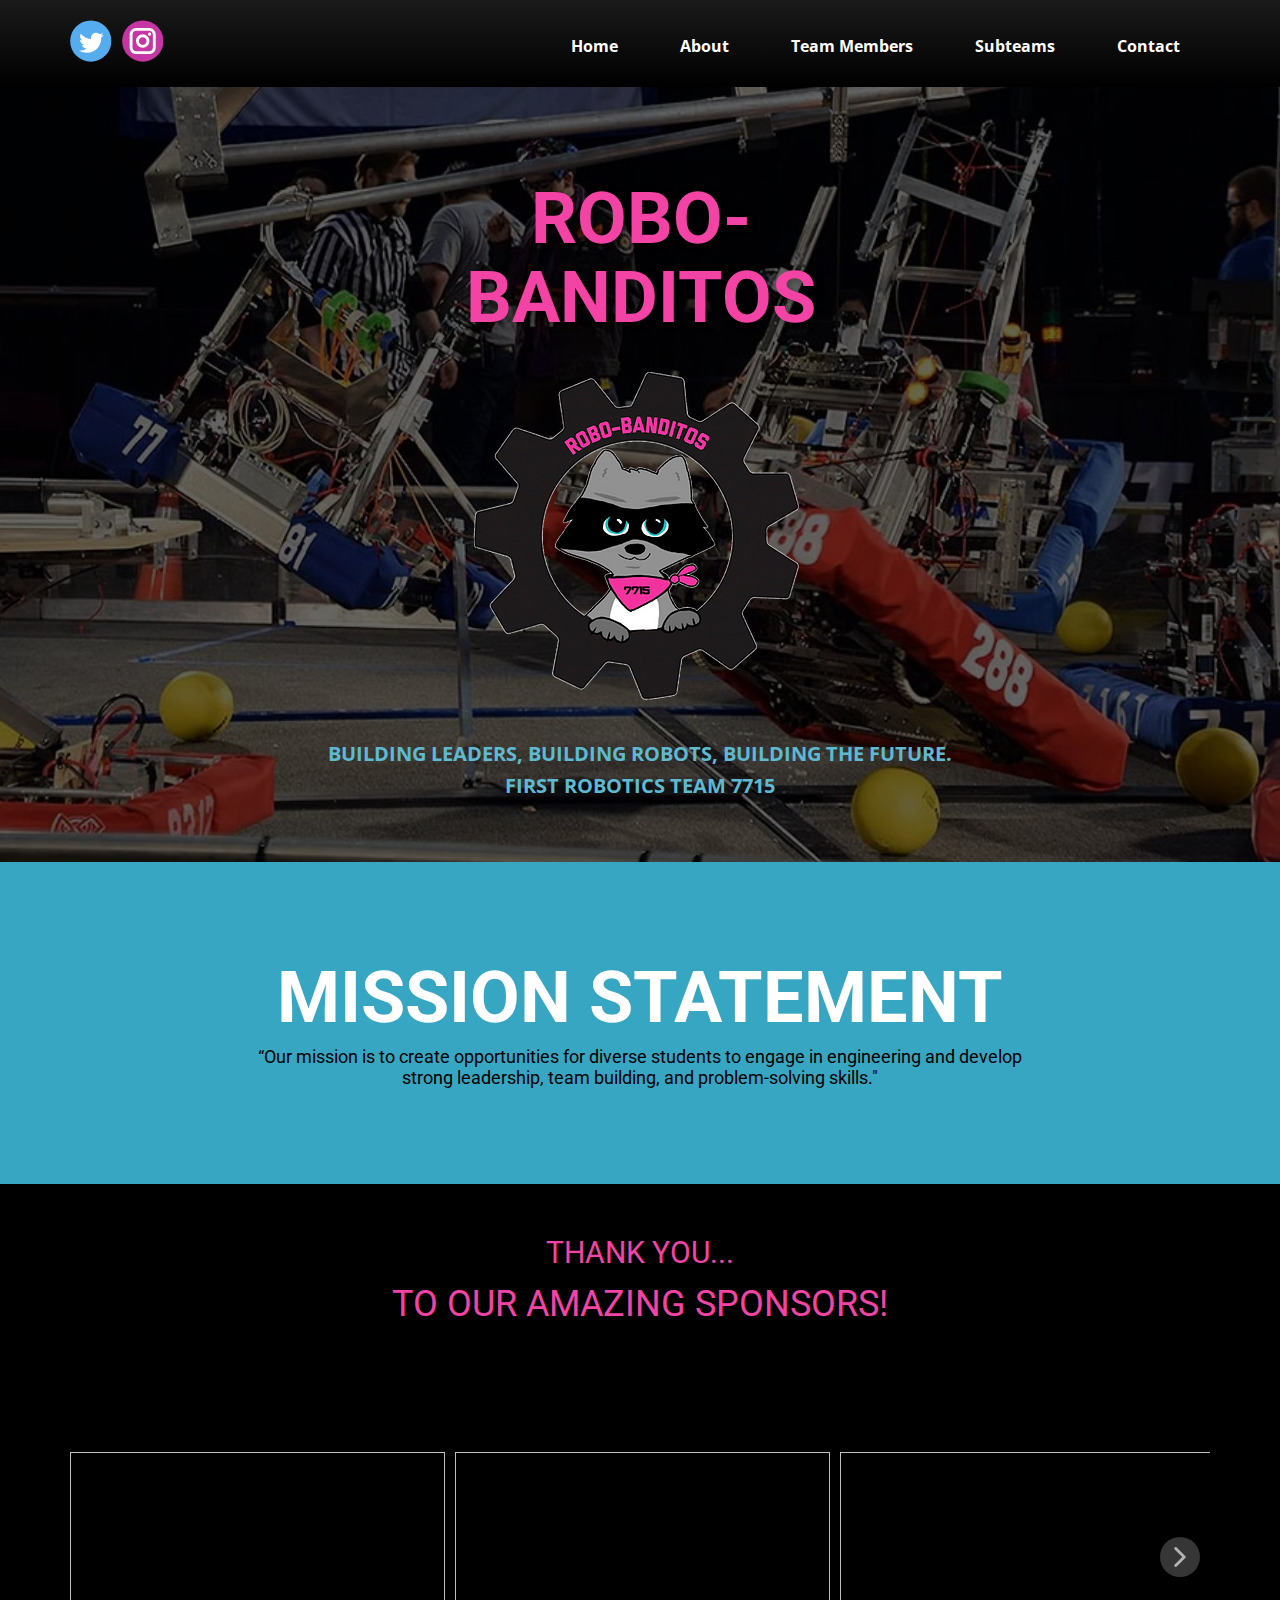
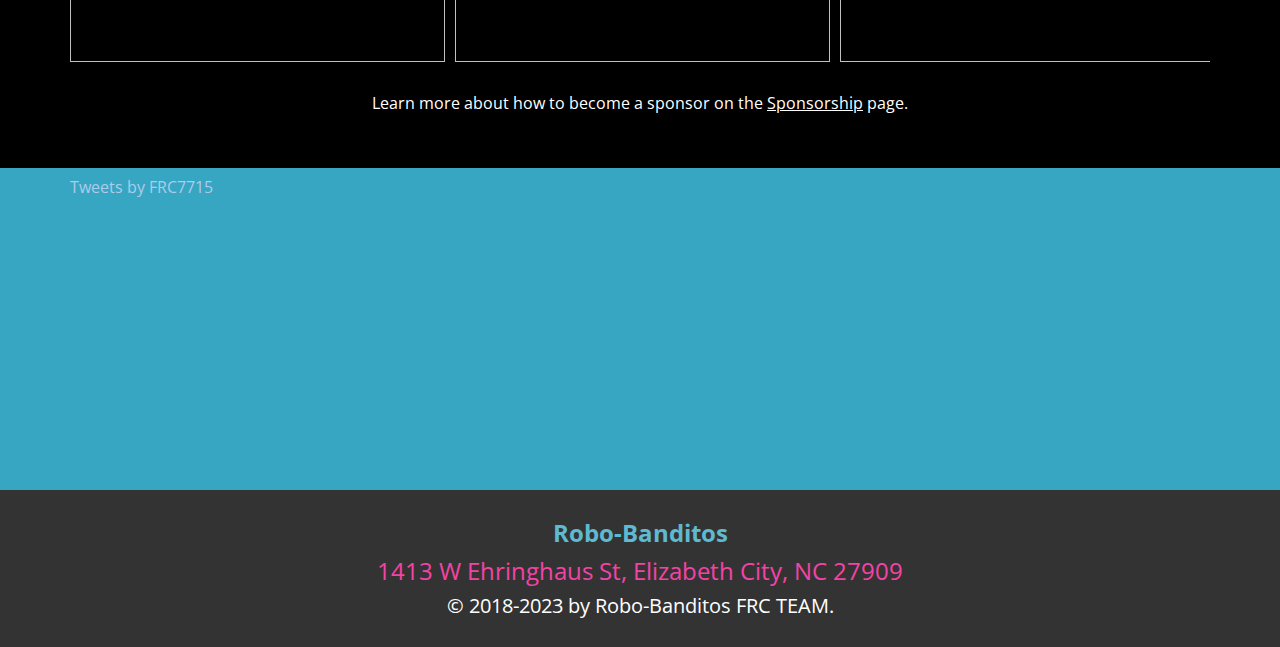
<file: index.html>
<!DOCTYPE html>
<html style="font-size: 16px;" lang="en-US"><head>
    <meta name="viewport" content="width=device-width, initial-scale=1.0">
    <meta charset="utf-8">
    <meta name="keywords" content="​ROBO-BANDITOS, ​MISSION STATEMENT, ​TO OUR AMAZING SPONSORS!">
    <meta name="description" content="This is the offical website for the FRC team 7715">
    <meta name="page_type" content="np-template-header-footer-from-plugin">
    <meta property="og:title" content="Robo-Banditos 7715">
    <meta property="og:image" content="images/pic1.png">
    <title>Robo-Banditos 7715: Home</title>
    <link rel="stylesheet" href="nicepage.css" media="screen">
<link rel="stylesheet" href="Home.css" media="screen">
    <script class="u-script" type="text/javascript" src="jquery.js" defer=""></script>
    <script class="u-script" type="text/javascript" src="nicepage.js" defer=""></script>
    <link rel="icon" href="images/favicon.webp">
    <link id="u-theme-google-font" rel="stylesheet" href="https://fonts.googleapis.com/css?family=Roboto:100,100i,300,300i,400,400i,500,500i,700,700i,900,900i|Open+Sans:300,300i,400,400i,500,500i,600,600i,700,700i,800,800i">
    
    
    
    
    
    
    <script type="application/ld+json">{
		"@context": "http://schema.org",
		"@type": "Organization",
		"name": "frc7715",
		"sameAs": [
				"https://twitter.com/frc7715",
				"https://www.instagram.com/robobanditos7715/"
		]
}</script>
    <meta name="theme-color" content="#478ac9">
    <meta name="twitter:site" content="@">
    <meta name="twitter:card" content="summary_large_image">
    <meta name="twitter:title" content="Robo-Banditos 7715: Home">
    <meta name="twitter:description" content="frc7715">
    <meta property="og:description" content="This is the offical website for the FRC team 7715">
    <meta property="og:type" content="website">
  <script>
    function gdprConfirmed() {
        return true;
    }
    if (gdprConfirmed()) {
    document.write("\
    \
    <!-- Google Analytics -->\
    <gascript async src=\"https://www.googletagmanager.com/gtag/js?id=G-7EXQM3VXR4\"></gascript>\
    <gascript>\
        window.dataLayer = window.dataLayer || [];\
        function gtag(){dataLayer.push(arguments);}\
        gtag('js', new Date());\
        gtag('config', 'G-7EXQM3VXR4');\
    </gascript>\
    <!-- End Google Analytics -->\
    ".replace(/gascript/g, 'script'));
    }
    </script><script src="https://www.google.com/recaptcha/api.js?render=6Lc4B4ocAAAAADevc-WS11tpEla13W9mrlrYfzqs"></script>
    <script>
( function( grecaptcha, sitekey, actions ) {

	var recaptcha = {

		execute: function( action ) {
			grecaptcha.execute(
				sitekey,
				{ action: action }
			).then( function( token ) {
				var forms = document.getElementsByTagName( 'form' );

				for ( var i = 0; i < forms.length; i++ ) {
					var fields = forms[ i ].getElementsByTagName( 'input' );

					for ( var j = 0; j < fields.length; j++ ) {
						var field = fields[ j ];

						if ( 'recaptchaResponse' === field.getAttribute( 'name' ) ) {
							field.setAttribute( 'value', token );
							break;
						}
					}
				}
			} );
		},

		executeContact: function() {
			recaptcha.execute( actions[ 'contact' ] );
		}
	};

	grecaptcha.ready(
		recaptcha.executeContact
	);

	document.addEventListener( 'change',
		recaptcha.executeContact, false
	);
} )(
	grecaptcha,
	'6Lc4B4ocAAAAADevc-WS11tpEla13W9mrlrYfzqs',
	{"contact":"contact"}
);
    </script>
</head>
  <body data-home-page="Home.html" data-home-page-title="Home" class="u-body u-xl-mode"><header class="u-align-left u-clearfix u-header u-section-row-container" id="sec-ad09"><div class="u-section-rows">
        <div class="u-gradient u-section-row u-section-row-1" id="sec-46aa">
          <div class="u-clearfix u-sheet u-sheet-1">
            <div class="u-social-icons u-spacing-10 u-social-icons-1">
              <a class="u-social-url" title="twitter" target="_blank" href="https://twitter.com/frc7715"><span class="u-icon u-social-icon u-social-twitter u-icon-1"><svg class="u-svg-link" preserveAspectRatio="xMidYMin slice" viewBox="0 0 112 112" style=""><use xmlns:xlink="http://www.w3.org/1999/xlink" xlink:href="#svg-3630"></use></svg><svg class="u-svg-content" viewBox="0 0 112 112" x="0" y="0" id="svg-3630"><circle fill="currentColor" class="st0" cx="56.1" cy="56.1" r="55"></circle><path fill="#FFFFFF" d="M83.8,47.3c0,0.6,0,1.2,0,1.7c0,17.7-13.5,38.2-38.2,38.2C38,87.2,31,85,25,81.2c1,0.1,2.1,0.2,3.2,0.2
            c6.3,0,12.1-2.1,16.7-5.7c-5.9-0.1-10.8-4-12.5-9.3c0.8,0.2,1.7,0.2,2.5,0.2c1.2,0,2.4-0.2,3.5-0.5c-6.1-1.2-10.8-6.7-10.8-13.1
            c0-0.1,0-0.1,0-0.2c1.8,1,3.9,1.6,6.1,1.7c-3.6-2.4-6-6.5-6-11.2c0-2.5,0.7-4.8,1.8-6.7c6.6,8.1,16.5,13.5,27.6,14
            c-0.2-1-0.3-2-0.3-3.1c0-7.4,6-13.4,13.4-13.4c3.9,0,7.3,1.6,9.8,4.2c3.1-0.6,5.9-1.7,8.5-3.3c-1,3.1-3.1,5.8-5.9,7.4
            c2.7-0.3,5.3-1,7.7-2.1C88.7,43,86.4,45.4,83.8,47.3z"></path></svg></span>
              </a>
              <a class="u-social-url" title="instagram" target="_blank" href="https://www.instagram.com/robobanditos7715/"><span class="u-icon u-social-icon u-social-instagram u-icon-2"><svg class="u-svg-link" preserveAspectRatio="xMidYMin slice" viewBox="0 0 112 112" style=""><use xmlns:xlink="http://www.w3.org/1999/xlink" xlink:href="#svg-3237"></use></svg><svg class="u-svg-content" viewBox="0 0 112 112" x="0" y="0" id="svg-3237"><circle fill="currentColor" cx="56.1" cy="56.1" r="55"></circle><path fill="#FFFFFF" d="M55.9,38.2c-9.9,0-17.9,8-17.9,17.9C38,66,46,74,55.9,74c9.9,0,17.9-8,17.9-17.9C73.8,46.2,65.8,38.2,55.9,38.2
            z M55.9,66.4c-5.7,0-10.3-4.6-10.3-10.3c-0.1-5.7,4.6-10.3,10.3-10.3c5.7,0,10.3,4.6,10.3,10.3C66.2,61.8,61.6,66.4,55.9,66.4z"></path><path fill="#FFFFFF" d="M74.3,33.5c-2.3,0-4.2,1.9-4.2,4.2s1.9,4.2,4.2,4.2s4.2-1.9,4.2-4.2S76.6,33.5,74.3,33.5z"></path><path fill="#FFFFFF" d="M73.1,21.3H38.6c-9.7,0-17.5,7.9-17.5,17.5v34.5c0,9.7,7.9,17.6,17.5,17.6h34.5c9.7,0,17.5-7.9,17.5-17.5V38.8
            C90.6,29.1,82.7,21.3,73.1,21.3z M83,73.3c0,5.5-4.5,9.9-9.9,9.9H38.6c-5.5,0-9.9-4.5-9.9-9.9V38.8c0-5.5,4.5-9.9,9.9-9.9h34.5
            c5.5,0,9.9,4.5,9.9,9.9V73.3z"></path></svg></span>
              </a>
            </div>
            <nav data-position="" class="u-menu u-menu-dropdown u-offcanvas u-menu-1">
              <div class="menu-collapse" style="font-size: 1rem; letter-spacing: 0px; font-weight: 700;">
                <a class="u-button-style u-custom-active-border-color u-custom-border u-custom-border-color u-custom-borders u-custom-hover-border-color u-custom-left-right-menu-spacing u-custom-padding-bottom u-custom-text-active-color u-custom-text-color u-custom-text-hover-color u-custom-top-bottom-menu-spacing u-nav-link" href="#" style="font-size: calc(1em + 4px); height: 20px; color: rgb(130, 177, 255) !important;">
                  <svg class="u-svg-link" preserveAspectRatio="xMidYMin slice" viewBox="0 -96 512 512" style=""><use xmlns:xlink="http://www.w3.org/1999/xlink" xlink:href="#svg-2e89"></use></svg>
                  <svg class="u-svg-content" viewBox="0 -96 512 512" id="svg-2e89"><g fill="currentColor"><path d="m32 0h448c17.671875 0 32 14.328125 32 32s-14.328125 32-32 32h-448c-17.671875 0-32-14.328125-32-32s14.328125-32 32-32zm0 0"></path><path d="m32 128h448c17.671875 0 32 14.328125 32 32s-14.328125 32-32 32h-448c-17.671875 0-32-14.328125-32-32s14.328125-32 32-32zm0 0"></path><path d="m32 256h448c17.671875 0 32 14.328125 32 32s-14.328125 32-32 32h-448c-17.671875 0-32-14.328125-32-32s14.328125-32 32-32zm0 0"></path>
</g></svg>
                </a>
              </div>
              <div class="u-custom-menu u-nav-container">
                <ul class="u-nav u-spacing-2 u-unstyled u-nav-1"><li class="u-nav-item"><a class="u-active-custom-color-1 u-button-style u-hover-custom-color-1 u-nav-link u-text-active-white u-text-body-alt-color u-text-hover-white" href="https://www.robobanditos7715.com/" style="padding: 10px 30px;">Home</a>
</li><li class="u-nav-item"><a class="u-active-custom-color-1 u-button-style u-hover-custom-color-1 u-nav-link u-text-active-white u-text-body-alt-color u-text-hover-white" href="About.html" style="padding: 10px 30px;">About</a><div class="u-nav-popup"><ul class="u-h-spacing-20 u-nav u-unstyled u-v-spacing-10 u-nav-2"><li class="u-nav-item"><a class="u-button-style u-nav-link u-white" href="https://www.thebluealliance.com/team/7715" target="_blank">Team Stats</a>
</li><li class="u-nav-item"><a class="u-button-style u-nav-link u-white" href="Calender.html">Calender</a>
</li><li class="u-nav-item"><a class="u-button-style u-nav-link u-white" href="Gallery.html">Gallery</a>
</li></ul>
</div>
</li><li class="u-nav-item"><a class="u-active-custom-color-1 u-button-style u-hover-custom-color-1 u-nav-link u-text-active-white u-text-body-alt-color u-text-hover-white" href="Team-Members.html" style="padding: 10px 30px;">Team Members</a>
</li><li class="u-nav-item"><a class="u-active-custom-color-1 u-button-style u-hover-custom-color-1 u-nav-link u-text-active-white u-text-body-alt-color u-text-hover-white" href="Subteams.html" style="padding: 10px 30px;">Subteams</a><div class="u-nav-popup"><ul class="u-h-spacing-20 u-nav u-unstyled u-v-spacing-10 u-nav-3"><li class="u-nav-item"><a class="u-button-style u-nav-link u-white" href="Safety.html">Safety</a>
</li><li class="u-nav-item"><a class="u-button-style u-nav-link u-white" href="Marketing.html">Marketing</a>
</li><li class="u-nav-item"><a class="u-button-style u-nav-link u-white" href="Mechanical-Team.html">Mechanical</a>
</li></ul>
</div>
</li><li class="u-nav-item"><a class="u-active-custom-color-1 u-button-style u-hover-custom-color-1 u-nav-link u-text-active-white u-text-body-alt-color u-text-hover-white" href="Contact.html" style="padding: 10px 30px;">Contact</a><div class="u-nav-popup"><ul class="u-h-spacing-20 u-nav u-unstyled u-v-spacing-10 u-nav-4"><li class="u-nav-item"><a class="u-button-style u-nav-link u-white" href="Sponsor.html">Sponsorship</a>
</li><li class="u-nav-item"><a class="u-button-style u-nav-link u-white" href="https://blog.robobanditos7715.com/" target="_blank">Blog</a>
</li></ul>
</div>
</li></ul>
              </div>
              <div class="u-custom-menu u-nav-container-collapse">
                <div class="u-black u-container-style u-inner-container-layout u-opacity u-opacity-95 u-sidenav">
                  <div class="u-inner-container-layout u-sidenav-overflow">
                    <div class="u-menu-close"></div>
                    <ul class="u-align-center u-nav u-popupmenu-items u-unstyled u-nav-5"><li class="u-nav-item"><a class="u-button-style u-nav-link" href="https://www.robobanditos7715.com/">Home</a>
</li><li class="u-nav-item"><a class="u-button-style u-nav-link" href="About.html">About</a><div class="u-nav-popup"><ul class="u-h-spacing-20 u-nav u-unstyled u-v-spacing-10 u-nav-6"><li class="u-nav-item"><a class="u-button-style u-nav-link" href="https://www.thebluealliance.com/team/7715" target="_blank">Team Stats</a>
</li><li class="u-nav-item"><a class="u-button-style u-nav-link" href="Calender.html">Calender</a>
</li><li class="u-nav-item"><a class="u-button-style u-nav-link" href="Gallery.html">Gallery</a>
</li></ul>
</div>
</li><li class="u-nav-item"><a class="u-button-style u-nav-link" href="Team-Members.html">Team Members</a>
</li><li class="u-nav-item"><a class="u-button-style u-nav-link" href="Subteams.html">Subteams</a><div class="u-nav-popup"><ul class="u-h-spacing-20 u-nav u-unstyled u-v-spacing-10 u-nav-7"><li class="u-nav-item"><a class="u-button-style u-nav-link" href="Safety.html">Safety</a>
</li><li class="u-nav-item"><a class="u-button-style u-nav-link" href="Marketing.html">Marketing</a>
</li><li class="u-nav-item"><a class="u-button-style u-nav-link" href="Mechanical-Team.html">Mechanical</a>
</li></ul>
</div>
</li><li class="u-nav-item"><a class="u-button-style u-nav-link" href="Contact.html">Contact</a><div class="u-nav-popup"><ul class="u-h-spacing-20 u-nav u-unstyled u-v-spacing-10 u-nav-8"><li class="u-nav-item"><a class="u-button-style u-nav-link" href="Sponsor.html">Sponsorship</a>
</li><li class="u-nav-item"><a class="u-button-style u-nav-link" href="https://blog.robobanditos7715.com/" target="_blank">Blog</a>
</li></ul>
</div>
</li></ul>
                  </div>
                </div>
                <div class="u-black u-menu-overlay u-opacity u-opacity-70"></div>
              </div>
            </nav>
          </div>
          
          
          
          
          
        </div>
      </div></header>
    <section class="skrollable u-align-center u-clearfix u-image u-parallax u-shading lazyload u-section-1" src="" data-image-width="1000" data-image-height="630" id="sec-33f6" data-bg="url(&quot;images/4ab1a3_b05dfef63d4447a28edd773272d05227_mv2.webp&quot;)">
      <div class="u-clearfix u-sheet u-sheet-1">
        <h1 class="u-text u-text-custom-color-1 u-title u-text-1" data-animation-name="slideIn" data-animation-duration="1000" data-animation-delay="0" data-animation-direction="Down"> ROBO-BANDITOS</h1>
        <img class="u-image u-image-default lazyload u-image-1" alt="" data-image-width="335" data-image-height="345" data-animation-name="rotateIn" data-animation-duration="1500" data-animation-delay="0" data-animation-direction="" data-src="images/unnamed6.webp">
        <p class="u-large-text u-text u-text-custom-color-2 u-text-variant u-text-2"> Building Leaders, Building Robots, Building the Future.<br>FIRST Robotics Team 7715<br>
        </p>
      </div>
    </section>
    <section class="u-clearfix u-custom-color-3 u-section-2" id="sec-c243">
      <div class="u-clearfix u-sheet u-valign-middle-lg u-valign-middle-md u-valign-middle-xl u-sheet-1">
        <h1 class="u-align-center u-text u-text-default u-text-1"> MISSION STATEMENT</h1>
        <h6 class="u-align-center u-text u-text-black u-text-2"> “Our mission is to create opportunities for diverse students to engage in engineering and develop strong leadership, team building, and problem-solving skills."</h6>
      </div>
    </section>
    <section class="u-align-center u-black u-clearfix u-section-3" id="sec-159f">
      <div class="u-clearfix u-sheet u-valign-middle u-sheet-1">
        <h3 class="u-text u-text-custom-color-1 u-text-default u-text-1"> THANK YOU...</h3>
        <h2 class="u-text u-text-custom-color-1 u-text-default u-text-2"> TO OUR AMAZING SPONSORS!</h2>
        <div class="u-expanded-width u-gallery u-layout-horizontal u-no-transition u-show-text-none u-width-fixed u-gallery-1">
          <div class="u-gallery-inner"><div class="u-gallery-item u-gallery-item-1" data-image-width="285" data-image-height="160" data-href="https://northeastacademy.org" data-target="_blank"><div class="u-back-slide u-back-slide-1"><img class="u-back-image lazyload u-back-image-1" data-src="images/neaaat.png">
</div><div class="u-over-slide u-shading u-over-slide-1"><h3 class="u-gallery-heading"></h3><p class="u-gallery-text"></p>
</div>
</div><div class="u-gallery-item u-gallery-item-2" data-image-width="365" data-image-height="200" data-href="https://www.adamslandandlawn.com/" data-target="_blank"><div class="u-back-slide u-back-slide-2"><img class="u-back-image lazyload u-back-image-2" data-src="images/logo.webp">
</div><div class="u-over-slide u-shading u-over-slide-2"><h3 class="u-gallery-heading"></h3><p class="u-gallery-text"></p>
</div>
</div><div class="u-gallery-item u-gallery-item-3" data-image-width="998" data-image-height="560"><div class="u-back-slide u-back-slide-3"><img class="u-back-image lazyload u-back-image-3" data-src="images/genehaasfoundationsponsor.webp">
</div><div class="u-over-slide u-shading u-over-slide-3"><h3 class="u-gallery-heading"></h3><p class="u-gallery-text"></p>
</div>
</div><div class="u-gallery-item u-gallery-item-4" data-image-width="285" data-image-height="160" data-href="https://www.rtx.com/" data-target="_blank"><div class="u-back-slide u-back-slide-4"><img class="u-back-image lazyload u-back-image-4" data-src="images/raytheon.png">
</div><div class="u-over-slide u-shading u-over-slide-4"><h3 class="u-gallery-heading"></h3><p class="u-gallery-text"></p>
</div>
</div><div class="u-gallery-item u-gallery-item-5" data-image-width="401" data-image-height="85"><div class="u-back-slide u-back-slide-5" data-image-width="285" data-image-height="160"><img class="u-back-image lazyload u-back-image-5" data-src="images/mattress.jpg">
</div><div class="u-over-slide u-shading u-over-slide-5"><h3 class="u-gallery-heading"></h3><p class="u-gallery-text"></p>
</div>
</div></div>
          <a class="u-gallery-nav u-gallery-nav-prev u-grey-70 u-icon-circle u-opacity u-opacity-70 u-spacing-10 u-text-white u-gallery-nav-1" href="#" role="button">
            <span aria-hidden="true">
              <svg viewBox="0 0 451.847 451.847"><path d="M97.141,225.92c0-8.095,3.091-16.192,9.259-22.366L300.689,9.27c12.359-12.359,32.397-12.359,44.751,0
c12.354,12.354,12.354,32.388,0,44.748L173.525,225.92l171.903,171.909c12.354,12.354,12.354,32.391,0,44.744
c-12.354,12.365-32.386,12.365-44.745,0l-194.29-194.281C100.226,242.115,97.141,234.018,97.141,225.92z"></path></svg>
            </span>
            <span class="sr-only">
              <svg viewBox="0 0 451.847 451.847"><path d="M97.141,225.92c0-8.095,3.091-16.192,9.259-22.366L300.689,9.27c12.359-12.359,32.397-12.359,44.751,0
c12.354,12.354,12.354,32.388,0,44.748L173.525,225.92l171.903,171.909c12.354,12.354,12.354,32.391,0,44.744
c-12.354,12.365-32.386,12.365-44.745,0l-194.29-194.281C100.226,242.115,97.141,234.018,97.141,225.92z"></path></svg>
            </span>
          </a>
          <a class="u-absolute-vcenter u-gallery-nav u-gallery-nav-next u-grey-70 u-icon-circle u-opacity u-opacity-70 u-spacing-10 u-text-white u-gallery-nav-2" href="#" role="button">
            <span aria-hidden="true">
              <svg viewBox="0 0 451.846 451.847"><path d="M345.441,248.292L151.154,442.573c-12.359,12.365-32.397,12.365-44.75,0c-12.354-12.354-12.354-32.391,0-44.744
L278.318,225.92L106.409,54.017c-12.354-12.359-12.354-32.394,0-44.748c12.354-12.359,32.391-12.359,44.75,0l194.287,194.284
c6.177,6.18,9.262,14.271,9.262,22.366C354.708,234.018,351.617,242.115,345.441,248.292z"></path></svg>
            </span>
            <span class="sr-only">
              <svg viewBox="0 0 451.846 451.847"><path d="M345.441,248.292L151.154,442.573c-12.359,12.365-32.397,12.365-44.75,0c-12.354-12.354-12.354-32.391,0-44.744
L278.318,225.92L106.409,54.017c-12.354-12.359-12.354-32.394,0-44.748c12.354-12.359,32.391-12.359,44.75,0l194.287,194.284
c6.177,6.18,9.262,14.271,9.262,22.366C354.708,234.018,351.617,242.115,345.441,248.292z"></path></svg>
            </span>
          </a>
        </div>
        <p class="u-text u-text-default u-text-3">
          <a href="Sponsor.html" data-page-id="13588268" class="u-active-none u-border-none u-btn u-button-link u-button-style u-hover-none u-none u-text-white u-btn-1">Learn more about how to become a sponsor on the <span style="text-decoration: underline !important;">Sponsorship</span> page.
          </a>
        </p>
      </div>
    </section>
    <section class="u-clearfix u-custom-color-3 u-section-4" id="carousel_02db">
      <div class="u-align-left u-clearfix u-sheet u-valign-middle u-sheet-1">
        <div class="u-clearfix u-custom-html u-expanded-width u-custom-html-1">
          <a class="twitter-timeline" href="https://twitter.com/FRC7715?ref_src=twsrc%5Etfw">Tweets by FRC7715</a>
          <script async="async" src="https://platform.twitter.com/widgets.js" charset="utf-8"></script>
        </div>
      </div>
    </section>
    
    
    
    <footer class="u-align-center u-clearfix u-footer u-grey-80 u-footer" id="sec-085d"><div class="u-clearfix u-sheet u-sheet-1">
        <p class="u-small-text u-text u-text-variant u-text-1">
          <span style="font-size: 1.25rem;">
            <span style="font-size: 1.5rem;">
              <span style="font-weight: 700;">
                <span class="u-text-custom-color-2">Robo-Banditos</span>
              </span>
              <br>
              <span class="u-text-custom-color-1">1413 W Ehringhaus St, Elizabeth City, NC 27909</span>
            </span>
            <br>© 2018-2023 by Robo-Banditos FRC TEAM.
          </span>
          <br>
        </p>
      </div></footer>
  
</body></html>
</file>
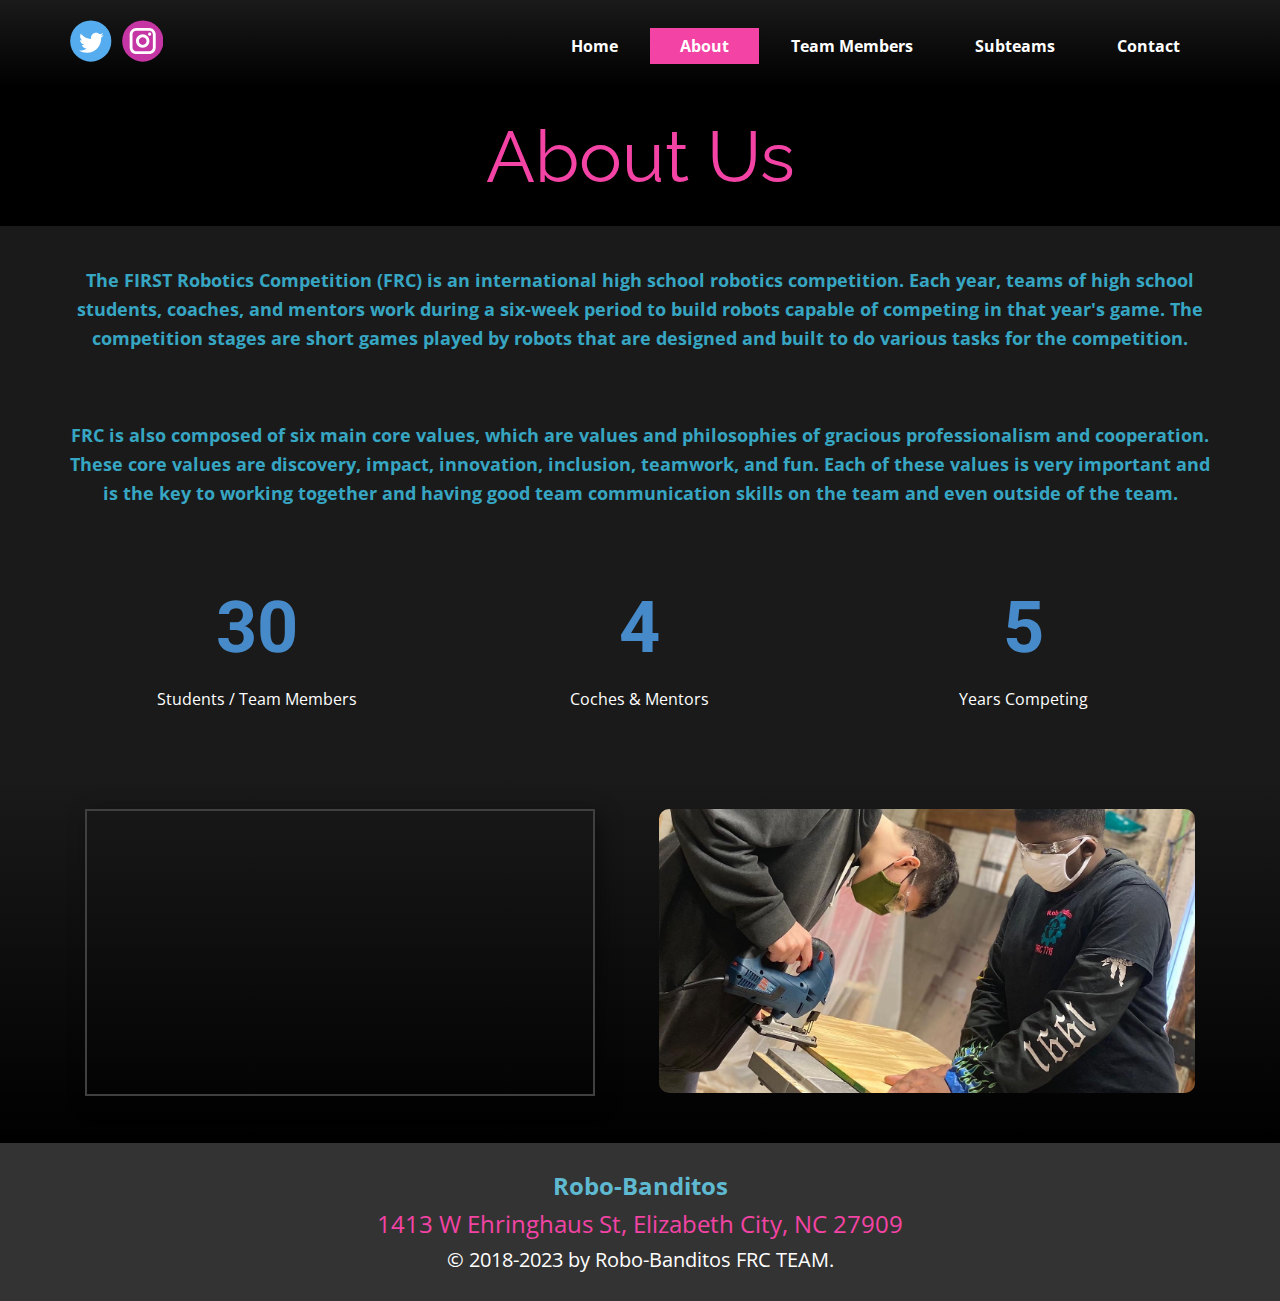
<file: About.html>
<!DOCTYPE html>
<html style="font-size: 16px;" lang="en-US">
  <head>
    <meta name="viewport" content="width=device-width, initial-scale=1.0">
    <meta charset="utf-8">
    <meta name="keywords" content="FRC, Robot, NEAAAT, 7715, Robotics, First">
    <meta name="description" content="THis is the offical website for the FRC team 7715">
    <meta name="page_type" content="np-template-header-footer-from-plugin">
    <title>Robo-Banditos 7715: About</title>
    <link rel="stylesheet" href="nicepage.css" media="screen">
<link rel="stylesheet" href="About.css" media="screen">
    <script class="u-script" type="text/javascript" src="jquery.js" defer=""></script>
    <script class="u-script" type="text/javascript" src="nicepage.js" defer=""></script>
    <link rel="icon" href="images/favicon.webp">
    <link id="u-theme-google-font" rel="stylesheet" href="https://fonts.googleapis.com/css?family=Roboto:100,100i,300,300i,400,400i,500,500i,700,700i,900,900i|Open+Sans:300,300i,400,400i,500,500i,600,600i,700,700i,800,800i">
    <link id="u-page-google-font" rel="stylesheet" href="https://fonts.googleapis.com/css?family=Raleway:100,100i,200,200i,300,300i,400,400i,500,500i,600,600i,700,700i,800,800i,900,900i">
    
    
    
    
    
    
    <script type="application/ld+json">{
		"@context": "http://schema.org",
		"@type": "Organization",
		"name": "frc7715",
		"sameAs": [
				"https://twitter.com/frc7715",
				"https://www.instagram.com/robobanditos7715/"
		]
}</script>
    <meta name="theme-color" content="#478ac9">
    <meta name="twitter:site" content="@">
    <meta name="twitter:card" content="summary_large_image">
    <meta name="twitter:title" content="Robo-Banditos 7715: About">
    <meta name="twitter:description" content="frc7715">
    <meta property="og:title" content="Robo-Banditos 7715: About">
    <meta property="og:description" content="THis is the offical website for the FRC team 7715">
    <meta property="og:type" content="website">
  <script>
    function gdprConfirmed() {
        return true;
    }
    if (gdprConfirmed()) {
    document.write("\
    \
    <!-- Google Analytics -->\
    <gascript async src=\"https://www.googletagmanager.com/gtag/js?id=G-7EXQM3VXR4\"></gascript>\
    <gascript>\
        window.dataLayer = window.dataLayer || [];\
        function gtag(){dataLayer.push(arguments);}\
        gtag('js', new Date());\
        gtag('config', 'G-7EXQM3VXR4');\
    </gascript>\
    <!-- End Google Analytics -->\
    ".replace(/gascript/g, 'script'));
    }
    </script><script src="https://www.google.com/recaptcha/api.js?render=6Lc4B4ocAAAAADevc-WS11tpEla13W9mrlrYfzqs"></script>
    <script>
( function( grecaptcha, sitekey, actions ) {

	var recaptcha = {

		execute: function( action ) {
			grecaptcha.execute(
				sitekey,
				{ action: action }
			).then( function( token ) {
				var forms = document.getElementsByTagName( 'form' );

				for ( var i = 0; i < forms.length; i++ ) {
					var fields = forms[ i ].getElementsByTagName( 'input' );

					for ( var j = 0; j < fields.length; j++ ) {
						var field = fields[ j ];

						if ( 'recaptchaResponse' === field.getAttribute( 'name' ) ) {
							field.setAttribute( 'value', token );
							break;
						}
					}
				}
			} );
		},

		executeContact: function() {
			recaptcha.execute( actions[ 'contact' ] );
		}
	};

	grecaptcha.ready(
		recaptcha.executeContact
	);

	document.addEventListener( 'change',
		recaptcha.executeContact, false
	);
} )(
	grecaptcha,
	'6Lc4B4ocAAAAADevc-WS11tpEla13W9mrlrYfzqs',
	{"contact":"contact"}
);
    </script>
</head>
  <body class="u-body u-xl-mode"><header class="u-align-left u-clearfix u-header u-section-row-container" id="sec-ad09"><div class="u-section-rows">
        <div class="u-gradient u-section-row u-section-row-1" id="sec-46aa">
          <div class="u-clearfix u-sheet u-sheet-1">
            <div class="u-social-icons u-spacing-10 u-social-icons-1">
              <a class="u-social-url" title="twitter" target="_blank" href="https://twitter.com/frc7715"><span class="u-icon u-social-icon u-social-twitter u-icon-1"><svg class="u-svg-link" preserveAspectRatio="xMidYMin slice" viewBox="0 0 112 112" style=""><use xmlns:xlink="http://www.w3.org/1999/xlink" xlink:href="#svg-3630"></use></svg><svg class="u-svg-content" viewBox="0 0 112 112" x="0" y="0" id="svg-3630"><circle fill="currentColor" class="st0" cx="56.1" cy="56.1" r="55"></circle><path fill="#FFFFFF" d="M83.8,47.3c0,0.6,0,1.2,0,1.7c0,17.7-13.5,38.2-38.2,38.2C38,87.2,31,85,25,81.2c1,0.1,2.1,0.2,3.2,0.2
            c6.3,0,12.1-2.1,16.7-5.7c-5.9-0.1-10.8-4-12.5-9.3c0.8,0.2,1.7,0.2,2.5,0.2c1.2,0,2.4-0.2,3.5-0.5c-6.1-1.2-10.8-6.7-10.8-13.1
            c0-0.1,0-0.1,0-0.2c1.8,1,3.9,1.6,6.1,1.7c-3.6-2.4-6-6.5-6-11.2c0-2.5,0.7-4.8,1.8-6.7c6.6,8.1,16.5,13.5,27.6,14
            c-0.2-1-0.3-2-0.3-3.1c0-7.4,6-13.4,13.4-13.4c3.9,0,7.3,1.6,9.8,4.2c3.1-0.6,5.9-1.7,8.5-3.3c-1,3.1-3.1,5.8-5.9,7.4
            c2.7-0.3,5.3-1,7.7-2.1C88.7,43,86.4,45.4,83.8,47.3z"></path></svg></span>
              </a>
              <a class="u-social-url" title="instagram" target="_blank" href="https://www.instagram.com/robobanditos7715/"><span class="u-icon u-social-icon u-social-instagram u-icon-2"><svg class="u-svg-link" preserveAspectRatio="xMidYMin slice" viewBox="0 0 112 112" style=""><use xmlns:xlink="http://www.w3.org/1999/xlink" xlink:href="#svg-3237"></use></svg><svg class="u-svg-content" viewBox="0 0 112 112" x="0" y="0" id="svg-3237"><circle fill="currentColor" cx="56.1" cy="56.1" r="55"></circle><path fill="#FFFFFF" d="M55.9,38.2c-9.9,0-17.9,8-17.9,17.9C38,66,46,74,55.9,74c9.9,0,17.9-8,17.9-17.9C73.8,46.2,65.8,38.2,55.9,38.2
            z M55.9,66.4c-5.7,0-10.3-4.6-10.3-10.3c-0.1-5.7,4.6-10.3,10.3-10.3c5.7,0,10.3,4.6,10.3,10.3C66.2,61.8,61.6,66.4,55.9,66.4z"></path><path fill="#FFFFFF" d="M74.3,33.5c-2.3,0-4.2,1.9-4.2,4.2s1.9,4.2,4.2,4.2s4.2-1.9,4.2-4.2S76.6,33.5,74.3,33.5z"></path><path fill="#FFFFFF" d="M73.1,21.3H38.6c-9.7,0-17.5,7.9-17.5,17.5v34.5c0,9.7,7.9,17.6,17.5,17.6h34.5c9.7,0,17.5-7.9,17.5-17.5V38.8
            C90.6,29.1,82.7,21.3,73.1,21.3z M83,73.3c0,5.5-4.5,9.9-9.9,9.9H38.6c-5.5,0-9.9-4.5-9.9-9.9V38.8c0-5.5,4.5-9.9,9.9-9.9h34.5
            c5.5,0,9.9,4.5,9.9,9.9V73.3z"></path></svg></span>
              </a>
            </div>
            <nav data-position="" class="u-menu u-menu-dropdown u-offcanvas u-menu-1">
              <div class="menu-collapse" style="font-size: 1rem; letter-spacing: 0px; font-weight: 700;">
                <a class="u-button-style u-custom-active-border-color u-custom-border u-custom-border-color u-custom-borders u-custom-hover-border-color u-custom-left-right-menu-spacing u-custom-padding-bottom u-custom-text-active-color u-custom-text-color u-custom-text-hover-color u-custom-top-bottom-menu-spacing u-nav-link" href="#" style="font-size: calc(1em + 4px); height: 20px; color: rgb(130, 177, 255) !important;">
                  <svg class="u-svg-link" preserveAspectRatio="xMidYMin slice" viewBox="0 -96 512 512" style=""><use xmlns:xlink="http://www.w3.org/1999/xlink" xlink:href="#svg-2e89"></use></svg>
                  <svg class="u-svg-content" viewBox="0 -96 512 512" id="svg-2e89"><g fill="currentColor"><path d="m32 0h448c17.671875 0 32 14.328125 32 32s-14.328125 32-32 32h-448c-17.671875 0-32-14.328125-32-32s14.328125-32 32-32zm0 0"></path><path d="m32 128h448c17.671875 0 32 14.328125 32 32s-14.328125 32-32 32h-448c-17.671875 0-32-14.328125-32-32s14.328125-32 32-32zm0 0"></path><path d="m32 256h448c17.671875 0 32 14.328125 32 32s-14.328125 32-32 32h-448c-17.671875 0-32-14.328125-32-32s14.328125-32 32-32zm0 0"></path>
</g></svg>
                </a>
              </div>
              <div class="u-custom-menu u-nav-container">
                <ul class="u-nav u-spacing-2 u-unstyled u-nav-1"><li class="u-nav-item"><a class="u-active-custom-color-1 u-button-style u-hover-custom-color-1 u-nav-link u-text-active-white u-text-body-alt-color u-text-hover-white" href="https://www.robobanditos7715.com/" style="padding: 10px 30px;">Home</a>
</li><li class="u-nav-item"><a class="u-active-custom-color-1 u-button-style u-hover-custom-color-1 u-nav-link u-text-active-white u-text-body-alt-color u-text-hover-white" href="About.html" style="padding: 10px 30px;">About</a><div class="u-nav-popup"><ul class="u-h-spacing-20 u-nav u-unstyled u-v-spacing-10 u-nav-2"><li class="u-nav-item"><a class="u-button-style u-nav-link u-white" href="https://www.thebluealliance.com/team/7715" target="_blank">Team Stats</a>
</li><li class="u-nav-item"><a class="u-button-style u-nav-link u-white" href="Calender.html">Calender</a>
</li><li class="u-nav-item"><a class="u-button-style u-nav-link u-white" href="Gallery.html">Gallery</a>
</li></ul>
</div>
</li><li class="u-nav-item"><a class="u-active-custom-color-1 u-button-style u-hover-custom-color-1 u-nav-link u-text-active-white u-text-body-alt-color u-text-hover-white" href="Team-Members.html" style="padding: 10px 30px;">Team Members</a>
</li><li class="u-nav-item"><a class="u-active-custom-color-1 u-button-style u-hover-custom-color-1 u-nav-link u-text-active-white u-text-body-alt-color u-text-hover-white" href="Subteams.html" style="padding: 10px 30px;">Subteams</a><div class="u-nav-popup"><ul class="u-h-spacing-20 u-nav u-unstyled u-v-spacing-10 u-nav-3"><li class="u-nav-item"><a class="u-button-style u-nav-link u-white" href="Safety.html">Safety</a>
</li><li class="u-nav-item"><a class="u-button-style u-nav-link u-white" href="Marketing.html">Marketing</a>
</li><li class="u-nav-item"><a class="u-button-style u-nav-link u-white" href="Mechanical-Team.html">Mechanical</a>
</li></ul>
</div>
</li><li class="u-nav-item"><a class="u-active-custom-color-1 u-button-style u-hover-custom-color-1 u-nav-link u-text-active-white u-text-body-alt-color u-text-hover-white" href="Contact.html" style="padding: 10px 30px;">Contact</a><div class="u-nav-popup"><ul class="u-h-spacing-20 u-nav u-unstyled u-v-spacing-10 u-nav-4"><li class="u-nav-item"><a class="u-button-style u-nav-link u-white" href="Sponsor.html">Sponsorship</a>
</li><li class="u-nav-item"><a class="u-button-style u-nav-link u-white" href="https://blog.robobanditos7715.com/" target="_blank">Blog</a>
</li></ul>
</div>
</li></ul>
              </div>
              <div class="u-custom-menu u-nav-container-collapse">
                <div class="u-black u-container-style u-inner-container-layout u-opacity u-opacity-95 u-sidenav">
                  <div class="u-inner-container-layout u-sidenav-overflow">
                    <div class="u-menu-close"></div>
                    <ul class="u-align-center u-nav u-popupmenu-items u-unstyled u-nav-5"><li class="u-nav-item"><a class="u-button-style u-nav-link" href="https://www.robobanditos7715.com/">Home</a>
</li><li class="u-nav-item"><a class="u-button-style u-nav-link" href="About.html">About</a><div class="u-nav-popup"><ul class="u-h-spacing-20 u-nav u-unstyled u-v-spacing-10 u-nav-6"><li class="u-nav-item"><a class="u-button-style u-nav-link" href="https://www.thebluealliance.com/team/7715" target="_blank">Team Stats</a>
</li><li class="u-nav-item"><a class="u-button-style u-nav-link" href="Calender.html">Calender</a>
</li><li class="u-nav-item"><a class="u-button-style u-nav-link" href="Gallery.html">Gallery</a>
</li></ul>
</div>
</li><li class="u-nav-item"><a class="u-button-style u-nav-link" href="Team-Members.html">Team Members</a>
</li><li class="u-nav-item"><a class="u-button-style u-nav-link" href="Subteams.html">Subteams</a><div class="u-nav-popup"><ul class="u-h-spacing-20 u-nav u-unstyled u-v-spacing-10 u-nav-7"><li class="u-nav-item"><a class="u-button-style u-nav-link" href="Safety.html">Safety</a>
</li><li class="u-nav-item"><a class="u-button-style u-nav-link" href="Marketing.html">Marketing</a>
</li><li class="u-nav-item"><a class="u-button-style u-nav-link" href="Mechanical-Team.html">Mechanical</a>
</li></ul>
</div>
</li><li class="u-nav-item"><a class="u-button-style u-nav-link" href="Contact.html">Contact</a><div class="u-nav-popup"><ul class="u-h-spacing-20 u-nav u-unstyled u-v-spacing-10 u-nav-8"><li class="u-nav-item"><a class="u-button-style u-nav-link" href="Sponsor.html">Sponsorship</a>
</li><li class="u-nav-item"><a class="u-button-style u-nav-link" href="https://blog.robobanditos7715.com/" target="_blank">Blog</a>
</li></ul>
</div>
</li></ul>
                  </div>
                </div>
                <div class="u-black u-menu-overlay u-opacity u-opacity-70"></div>
              </div>
            </nav>
          </div>
          
          
          
          
          
        </div>
      </div></header>
    <section class="skrollable u-align-center u-black u-clearfix u-section-1" src="" id="sec-d01c">
      <div class="u-clearfix u-sheet u-valign-middle u-sheet-1">
        <h1 class="u-custom-font u-font-raleway u-text u-text-custom-color-1 u-text-default u-title u-text-1">About Us</h1>
      </div>
    </section>
    <section class="u-clearfix u-grey-90 u-section-2" id="sec-1150">
      <div class="u-clearfix u-sheet u-valign-bottom u-sheet-1">
        <div class="fr-view u-align-center u-clearfix u-rich-text u-text u-text-1">
          <p>
            <span style="font-size: 1.125rem;">
              <span class="u-text-custom-color-3" style="font-weight: 700;">The FIRST Robotics Competition (FRC) is an international high school robotics competition. Each year, teams of high school students, coaches, and mentors work during a six-week period to build robots capable of competing in that year's game. The competition stages are short games played by robots that are designed and built to do various tasks for the competition.</span>
            </span>
          </p>
          <p>
            <span style="font-size: 1.125rem;">
              <span class="u-text-custom-color-3" style="font-weight: 700;">&nbsp;</span>
            </span>
          </p>
          <p>
            <span style="font-weight: 700;">
              <span style="font-size: 1.125rem;">
                <span class="u-text-custom-color-3">FRC is also composed of six main core values, which are values and philosophies of gracious professionalism and cooperation. These core values are discovery, impact, innovation, inclusion, teamwork, and fun. Each of these values is very important and is the key to working together and having good team communication skills on the team and even outside of the team.</span>
              </span>
            </span>
          </p>
        </div>
      </div>
    </section>
    <section class="u-clearfix u-grey-90 u-section-3" id="sec-dab1">
      <div class="u-clearfix u-sheet u-valign-middle u-sheet-1">
        <div class="u-expanded-width u-list u-list-1">
          <div class="u-repeater u-repeater-1">
            <div class="u-align-center u-container-style u-list-item u-repeater-item">
              <div class="u-container-layout u-similar-container u-valign-middle u-container-layout-1">
                <h1 class="u-text u-text-default u-text-palette-1-base u-title u-text-1" data-animation-name="counter" data-animation-event="scroll" data-animation-duration="3000">38</h1>
                <p class="u-text u-text-2">Students / Team Members</p>
              </div>
            </div>
            <div class="u-align-center u-container-style u-list-item u-repeater-item">
              <div class="u-container-layout u-similar-container u-valign-middle u-container-layout-2">
                <h1 class="u-text u-text-default u-text-palette-1-base u-title u-text-3" data-animation-name="counter" data-animation-event="scroll" data-animation-duration="3000">5</h1>
                <p class="u-text u-text-4">Coches &amp; Mentors</p>
              </div>
            </div>
            <div class="u-align-center u-container-style u-list-item u-repeater-item">
              <div class="u-container-layout u-similar-container u-valign-middle u-container-layout-3">
                <h1 class="u-text u-text-default u-text-palette-1-base u-title u-text-5" data-animation-name="counter" data-animation-event="scroll" data-animation-duration="3000">6</h1>
                <p class="u-text u-text-6">Years Competing</p>
              </div>
            </div>
          </div>
        </div>
      </div>
    </section>
    <section class="u-clearfix u-gradient u-section-4" id="sec-df69">
      <div class="u-clearfix u-sheet u-sheet-1">
        <div class="u-border-2 u-border-grey-75 u-video u-video-contain u-video-1">
          <div class="embed-responsive embed-responsive-1">
            <iframe style="position: absolute;top: 0;left: 0;width: 100%;height: 100%;" class="embed-responsive-item lazyload" data-autoplay="1" frameborder="0" allowfullscreen="" data-src="https://www.youtube.com/embed/b7_sLjdnI5Y?playlist=b7_sLjdnI5Y&amp;loop=1&amp;mute=1&amp;showinfo=0&amp;controls=0&amp;start=0&amp;autoplay=1"></iframe>
          </div>
        </div>
        <img class="u-image u-image-round u-radius-10 lazyload u-image-1" alt="" data-image-width="1440" data-image-height="1197" data-src="images/767531E9-7547-46B2-AA47-AB298BBE93B0.JPG">
      </div>
    </section>
    
    
    
    <footer class="u-align-center u-clearfix u-footer u-grey-80 u-footer" id="sec-085d"><div class="u-clearfix u-sheet u-sheet-1">
        <p class="u-small-text u-text u-text-variant u-text-1">
          <span style="font-size: 1.25rem;">
            <span style="font-size: 1.5rem;">
              <span style="font-weight: 700;">
                <span class="u-text-custom-color-2">Robo-Banditos</span>
              </span>
              <br>
              <span class="u-text-custom-color-1">1413 W Ehringhaus St, Elizabeth City, NC 27909</span>
            </span>
            <br>© 2018-2023 by Robo-Banditos FRC TEAM.
          </span>
          <br>
        </p>
      </div></footer>
  </body>
</html>
</file>
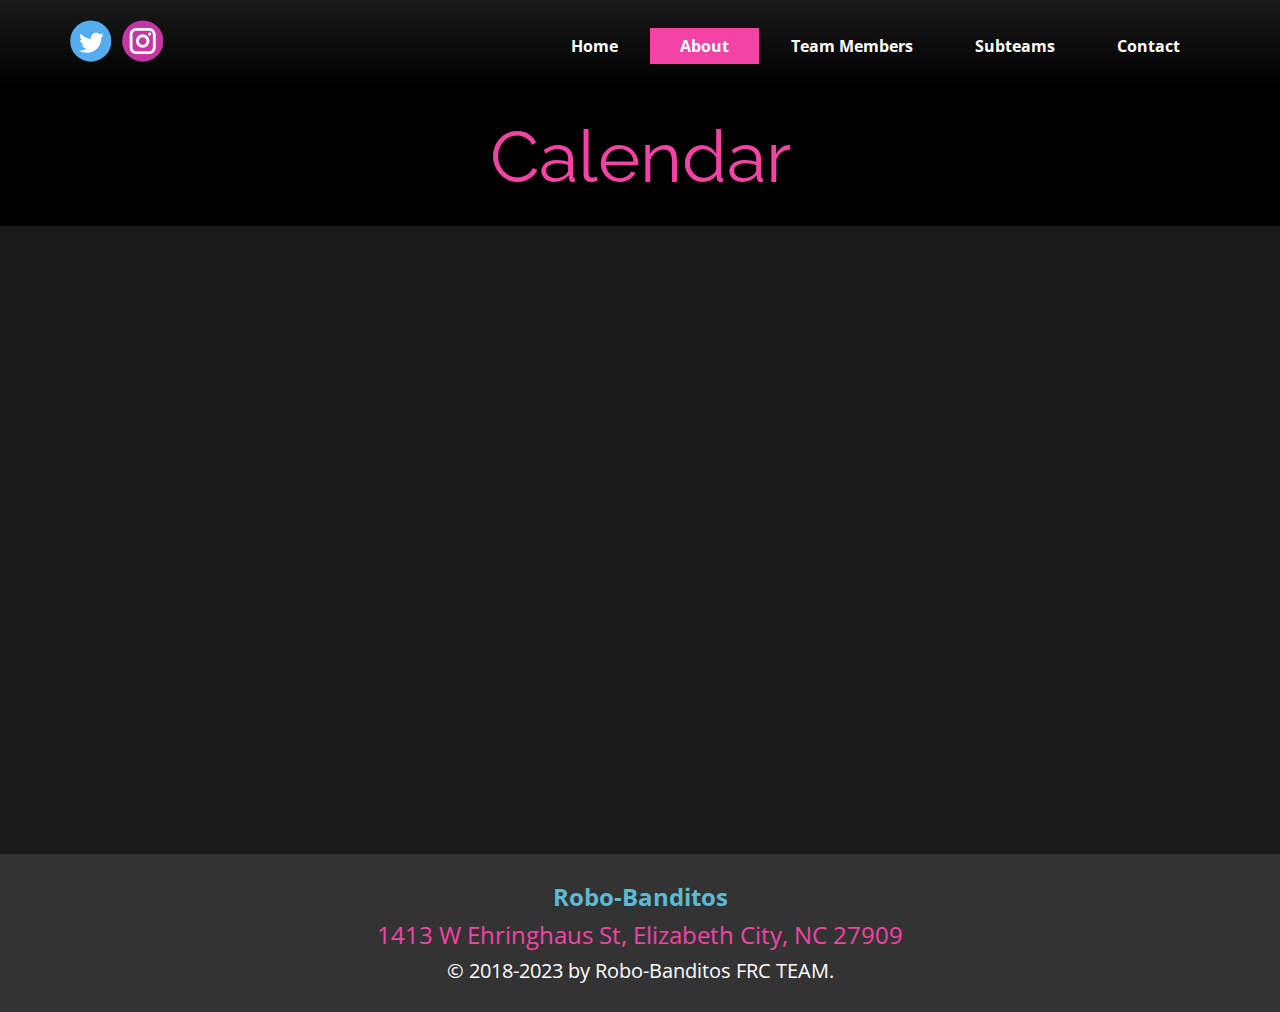
<file: Calender.html>
<!DOCTYPE html>
<html style="font-size: 16px;" lang="en-US">
  <head>
    <meta name="viewport" content="width=device-width, initial-scale=1.0">
    <meta charset="utf-8">
    <meta name="keywords" content="FRC, Robot, NEAAAT, 7715, Robotics, First">
    <meta name="description" content="This is the offical website for the FRC team 7715">
    <meta name="page_type" content="np-template-header-footer-from-plugin">
    <title>Robo-Banditos 7715: Calender</title>
    <link rel="stylesheet" href="nicepage.css" media="screen">
<link rel="stylesheet" href="Calender.css" media="screen">
    <script class="u-script" type="text/javascript" src="jquery.js" defer=""></script>
    <script class="u-script" type="text/javascript" src="nicepage.js" defer=""></script>
    <script type="text/javascript"> if (screen.width <= 699) {
    document.location = "https://calendar.google.com/calendar/u/0/embed?src=c_adc6e7c1b5bdbb6f378f5fb716b1938a185764ddf0a73d30d7fb7b1f9dfc0d08@group.calendar.google.com&ctz=America/New_York";
  } </script>
    <link rel="icon" href="images/favicon.webp">
    <link id="u-theme-google-font" rel="stylesheet" href="https://fonts.googleapis.com/css?family=Roboto:100,100i,300,300i,400,400i,500,500i,700,700i,900,900i|Open+Sans:300,300i,400,400i,500,500i,600,600i,700,700i,800,800i">
    <link id="u-page-google-font" rel="stylesheet" href="https://fonts.googleapis.com/css?family=Raleway:100,100i,200,200i,300,300i,400,400i,500,500i,600,600i,700,700i,800,800i,900,900i">
    
    
    
    
    <script type="application/ld+json">{
		"@context": "http://schema.org",
		"@type": "Organization",
		"name": "frc7715",
		"sameAs": [
				"https://twitter.com/frc7715",
				"https://www.instagram.com/robobanditos7715/"
		]
}</script>
    <meta name="theme-color" content="#478ac9">
    <meta name="twitter:site" content="@">
    <meta name="twitter:card" content="summary_large_image">
    <meta name="twitter:title" content="Robo-Banditos 7715: Calender">
    <meta name="twitter:description" content="frc7715">
    <meta property="og:title" content="Robo-Banditos 7715: Calender">
    <meta property="og:description" content="This is the offical website for the FRC team 7715">
    <meta property="og:type" content="website">
  <script>
    function gdprConfirmed() {
        return true;
    }
    if (gdprConfirmed()) {
    document.write("\
    \
    <!-- Google Analytics -->\
    <gascript async src=\"https://www.googletagmanager.com/gtag/js?id=G-7EXQM3VXR4\"></gascript>\
    <gascript>\
        window.dataLayer = window.dataLayer || [];\
        function gtag(){dataLayer.push(arguments);}\
        gtag('js', new Date());\
        gtag('config', 'G-7EXQM3VXR4');\
    </gascript>\
    <!-- End Google Analytics -->\
    ".replace(/gascript/g, 'script'));
    }
    </script><script src="https://www.google.com/recaptcha/api.js?render=6Lc4B4ocAAAAADevc-WS11tpEla13W9mrlrYfzqs"></script>
    <script>
( function( grecaptcha, sitekey, actions ) {

	var recaptcha = {

		execute: function( action ) {
			grecaptcha.execute(
				sitekey,
				{ action: action }
			).then( function( token ) {
				var forms = document.getElementsByTagName( 'form' );

				for ( var i = 0; i < forms.length; i++ ) {
					var fields = forms[ i ].getElementsByTagName( 'input' );

					for ( var j = 0; j < fields.length; j++ ) {
						var field = fields[ j ];

						if ( 'recaptchaResponse' === field.getAttribute( 'name' ) ) {
							field.setAttribute( 'value', token );
							break;
						}
					}
				}
			} );
		},

		executeContact: function() {
			recaptcha.execute( actions[ 'contact' ] );
		}
	};

	grecaptcha.ready(
		recaptcha.executeContact
	);

	document.addEventListener( 'change',
		recaptcha.executeContact, false
	);
} )(
	grecaptcha,
	'6Lc4B4ocAAAAADevc-WS11tpEla13W9mrlrYfzqs',
	{"contact":"contact"}
);
    </script>
</head>
  <body class="u-body u-xl-mode"><header class="u-align-left u-clearfix u-header u-section-row-container" id="sec-ad09"><div class="u-section-rows">
        <div class="u-gradient u-section-row u-section-row-1" id="sec-46aa">
          <div class="u-clearfix u-sheet u-sheet-1">
            <div class="u-social-icons u-spacing-10 u-social-icons-1">
              <a class="u-social-url" title="twitter" target="_blank" href="https://twitter.com/frc7715"><span class="u-icon u-social-icon u-social-twitter u-icon-1"><svg class="u-svg-link" preserveAspectRatio="xMidYMin slice" viewBox="0 0 112 112" style=""><use xmlns:xlink="http://www.w3.org/1999/xlink" xlink:href="#svg-3630"></use></svg><svg class="u-svg-content" viewBox="0 0 112 112" x="0" y="0" id="svg-3630"><circle fill="currentColor" class="st0" cx="56.1" cy="56.1" r="55"></circle><path fill="#FFFFFF" d="M83.8,47.3c0,0.6,0,1.2,0,1.7c0,17.7-13.5,38.2-38.2,38.2C38,87.2,31,85,25,81.2c1,0.1,2.1,0.2,3.2,0.2
            c6.3,0,12.1-2.1,16.7-5.7c-5.9-0.1-10.8-4-12.5-9.3c0.8,0.2,1.7,0.2,2.5,0.2c1.2,0,2.4-0.2,3.5-0.5c-6.1-1.2-10.8-6.7-10.8-13.1
            c0-0.1,0-0.1,0-0.2c1.8,1,3.9,1.6,6.1,1.7c-3.6-2.4-6-6.5-6-11.2c0-2.5,0.7-4.8,1.8-6.7c6.6,8.1,16.5,13.5,27.6,14
            c-0.2-1-0.3-2-0.3-3.1c0-7.4,6-13.4,13.4-13.4c3.9,0,7.3,1.6,9.8,4.2c3.1-0.6,5.9-1.7,8.5-3.3c-1,3.1-3.1,5.8-5.9,7.4
            c2.7-0.3,5.3-1,7.7-2.1C88.7,43,86.4,45.4,83.8,47.3z"></path></svg></span>
              </a>
              <a class="u-social-url" title="instagram" target="_blank" href="https://www.instagram.com/robobanditos7715/"><span class="u-icon u-social-icon u-social-instagram u-icon-2"><svg class="u-svg-link" preserveAspectRatio="xMidYMin slice" viewBox="0 0 112 112" style=""><use xmlns:xlink="http://www.w3.org/1999/xlink" xlink:href="#svg-3237"></use></svg><svg class="u-svg-content" viewBox="0 0 112 112" x="0" y="0" id="svg-3237"><circle fill="currentColor" cx="56.1" cy="56.1" r="55"></circle><path fill="#FFFFFF" d="M55.9,38.2c-9.9,0-17.9,8-17.9,17.9C38,66,46,74,55.9,74c9.9,0,17.9-8,17.9-17.9C73.8,46.2,65.8,38.2,55.9,38.2
            z M55.9,66.4c-5.7,0-10.3-4.6-10.3-10.3c-0.1-5.7,4.6-10.3,10.3-10.3c5.7,0,10.3,4.6,10.3,10.3C66.2,61.8,61.6,66.4,55.9,66.4z"></path><path fill="#FFFFFF" d="M74.3,33.5c-2.3,0-4.2,1.9-4.2,4.2s1.9,4.2,4.2,4.2s4.2-1.9,4.2-4.2S76.6,33.5,74.3,33.5z"></path><path fill="#FFFFFF" d="M73.1,21.3H38.6c-9.7,0-17.5,7.9-17.5,17.5v34.5c0,9.7,7.9,17.6,17.5,17.6h34.5c9.7,0,17.5-7.9,17.5-17.5V38.8
            C90.6,29.1,82.7,21.3,73.1,21.3z M83,73.3c0,5.5-4.5,9.9-9.9,9.9H38.6c-5.5,0-9.9-4.5-9.9-9.9V38.8c0-5.5,4.5-9.9,9.9-9.9h34.5
            c5.5,0,9.9,4.5,9.9,9.9V73.3z"></path></svg></span>
              </a>
            </div>
            <nav data-position="" class="u-menu u-menu-dropdown u-offcanvas u-menu-1">
              <div class="menu-collapse" style="font-size: 1rem; letter-spacing: 0px; font-weight: 700;">
                <a class="u-button-style u-custom-active-border-color u-custom-border u-custom-border-color u-custom-borders u-custom-hover-border-color u-custom-left-right-menu-spacing u-custom-padding-bottom u-custom-text-active-color u-custom-text-color u-custom-text-hover-color u-custom-top-bottom-menu-spacing u-nav-link" href="#" style="font-size: calc(1em + 4px); height: 20px; color: rgb(130, 177, 255) !important;">
                  <svg class="u-svg-link" preserveAspectRatio="xMidYMin slice" viewBox="0 -96 512 512" style=""><use xmlns:xlink="http://www.w3.org/1999/xlink" xlink:href="#svg-2e89"></use></svg>
                  <svg class="u-svg-content" viewBox="0 -96 512 512" id="svg-2e89"><g fill="currentColor"><path d="m32 0h448c17.671875 0 32 14.328125 32 32s-14.328125 32-32 32h-448c-17.671875 0-32-14.328125-32-32s14.328125-32 32-32zm0 0"></path><path d="m32 128h448c17.671875 0 32 14.328125 32 32s-14.328125 32-32 32h-448c-17.671875 0-32-14.328125-32-32s14.328125-32 32-32zm0 0"></path><path d="m32 256h448c17.671875 0 32 14.328125 32 32s-14.328125 32-32 32h-448c-17.671875 0-32-14.328125-32-32s14.328125-32 32-32zm0 0"></path>
</g></svg>
                </a>
              </div>
              <div class="u-custom-menu u-nav-container">
                <ul class="u-nav u-spacing-2 u-unstyled u-nav-1"><li class="u-nav-item"><a class="u-active-custom-color-1 u-button-style u-hover-custom-color-1 u-nav-link u-text-active-white u-text-body-alt-color u-text-hover-white" href="https://www.robobanditos7715.com/" style="padding: 10px 30px;">Home</a>
</li><li class="u-nav-item"><a class="u-active-custom-color-1 u-button-style u-hover-custom-color-1 u-nav-link u-text-active-white u-text-body-alt-color u-text-hover-white" href="About.html" style="padding: 10px 30px;">About</a><div class="u-nav-popup"><ul class="u-h-spacing-20 u-nav u-unstyled u-v-spacing-10 u-nav-2"><li class="u-nav-item"><a class="u-button-style u-nav-link u-white" href="https://www.thebluealliance.com/team/7715" target="_blank">Team Stats</a>
</li><li class="u-nav-item"><a class="u-button-style u-nav-link u-white" href="Calender.html">Calender</a>
</li><li class="u-nav-item"><a class="u-button-style u-nav-link u-white" href="Gallery.html">Gallery</a>
</li></ul>
</div>
</li><li class="u-nav-item"><a class="u-active-custom-color-1 u-button-style u-hover-custom-color-1 u-nav-link u-text-active-white u-text-body-alt-color u-text-hover-white" href="Team-Members.html" style="padding: 10px 30px;">Team Members</a>
</li><li class="u-nav-item"><a class="u-active-custom-color-1 u-button-style u-hover-custom-color-1 u-nav-link u-text-active-white u-text-body-alt-color u-text-hover-white" href="Subteams.html" style="padding: 10px 30px;">Subteams</a><div class="u-nav-popup"><ul class="u-h-spacing-20 u-nav u-unstyled u-v-spacing-10 u-nav-3"><li class="u-nav-item"><a class="u-button-style u-nav-link u-white" href="Safety.html">Safety</a>
</li><li class="u-nav-item"><a class="u-button-style u-nav-link u-white" href="Marketing.html">Marketing</a>
</li><li class="u-nav-item"><a class="u-button-style u-nav-link u-white" href="Mechanical-Team.html">Mechanical</a>
</li></ul>
</div>
</li><li class="u-nav-item"><a class="u-active-custom-color-1 u-button-style u-hover-custom-color-1 u-nav-link u-text-active-white u-text-body-alt-color u-text-hover-white" href="Contact.html" style="padding: 10px 30px;">Contact</a><div class="u-nav-popup"><ul class="u-h-spacing-20 u-nav u-unstyled u-v-spacing-10 u-nav-4"><li class="u-nav-item"><a class="u-button-style u-nav-link u-white" href="Sponsor.html">Sponsorship</a>
</li><li class="u-nav-item"><a class="u-button-style u-nav-link u-white" href="https://blog.robobanditos7715.com/" target="_blank">Blog</a>
</li></ul>
</div>
</li></ul>
              </div>
              <div class="u-custom-menu u-nav-container-collapse">
                <div class="u-black u-container-style u-inner-container-layout u-opacity u-opacity-95 u-sidenav">
                  <div class="u-inner-container-layout u-sidenav-overflow">
                    <div class="u-menu-close"></div>
                    <ul class="u-align-center u-nav u-popupmenu-items u-unstyled u-nav-5"><li class="u-nav-item"><a class="u-button-style u-nav-link" href="https://www.robobanditos7715.com/">Home</a>
</li><li class="u-nav-item"><a class="u-button-style u-nav-link" href="About.html">About</a><div class="u-nav-popup"><ul class="u-h-spacing-20 u-nav u-unstyled u-v-spacing-10 u-nav-6"><li class="u-nav-item"><a class="u-button-style u-nav-link" href="https://www.thebluealliance.com/team/7715" target="_blank">Team Stats</a>
</li><li class="u-nav-item"><a class="u-button-style u-nav-link" href="Calender.html">Calender</a>
</li><li class="u-nav-item"><a class="u-button-style u-nav-link" href="Gallery.html">Gallery</a>
</li></ul>
</div>
</li><li class="u-nav-item"><a class="u-button-style u-nav-link" href="Team-Members.html">Team Members</a>
</li><li class="u-nav-item"><a class="u-button-style u-nav-link" href="Subteams.html">Subteams</a><div class="u-nav-popup"><ul class="u-h-spacing-20 u-nav u-unstyled u-v-spacing-10 u-nav-7"><li class="u-nav-item"><a class="u-button-style u-nav-link" href="Safety.html">Safety</a>
</li><li class="u-nav-item"><a class="u-button-style u-nav-link" href="Marketing.html">Marketing</a>
</li><li class="u-nav-item"><a class="u-button-style u-nav-link" href="Mechanical-Team.html">Mechanical</a>
</li></ul>
</div>
</li><li class="u-nav-item"><a class="u-button-style u-nav-link" href="Contact.html">Contact</a><div class="u-nav-popup"><ul class="u-h-spacing-20 u-nav u-unstyled u-v-spacing-10 u-nav-8"><li class="u-nav-item"><a class="u-button-style u-nav-link" href="Sponsor.html">Sponsorship</a>
</li><li class="u-nav-item"><a class="u-button-style u-nav-link" href="https://blog.robobanditos7715.com/" target="_blank">Blog</a>
</li></ul>
</div>
</li></ul>
                  </div>
                </div>
                <div class="u-black u-menu-overlay u-opacity u-opacity-70"></div>
              </div>
            </nav>
          </div>
          
          
          
          
          
        </div>
      </div></header>
    <section class="skrollable u-align-center u-black u-clearfix u-section-1" src="" id="sec-2261">
      <div class="u-clearfix u-sheet u-valign-middle u-sheet-1">
        <h1 class="u-custom-font u-font-raleway u-text u-text-custom-color-1 u-text-default u-title u-text-1">Calendar</h1>
      </div>
    </section>
    <section class="u-clearfix u-grey-90 u-section-2" id="sec-9613">
      <div class="u-clearfix u-sheet u-valign-middle u-sheet-1">
        <div class="u-clearfix u-custom-html u-custom-html-1">
          <iframe src="https://calendar.google.com/calendar/embed?height=600&amp;wkst=1&amp;bgcolor=%23f343a5&amp;ctz=America%2FNew_York&amp;showPrint=0&amp;showTz=0&amp;showCalendars=0&amp;title=Robo-Banditos%20FRC%20Team%20Calendar%20%E2%9A%99%EF%B8%8F&amp;src=Y19hZGM2ZTdjMWI1YmRiYjZmMzc4ZjVmYjcxNmIxOTM4YTE4NTc2NGRkZjBhNzNkMzBkN2ZiN2IxZjlkZmMwZDA4QGdyb3VwLmNhbGVuZGFyLmdvb2dsZS5jb20&amp;color=%23616161" style="border-width:0" width="800" height="600" frameborder="0" scrolling="no"></iframe>
        </div>
      </div>
    </section>
    
    
    
    <footer class="u-align-center u-clearfix u-footer u-grey-80 u-footer" id="sec-085d"><div class="u-clearfix u-sheet u-sheet-1">
        <p class="u-small-text u-text u-text-variant u-text-1">
          <span style="font-size: 1.25rem;">
            <span style="font-size: 1.5rem;">
              <span style="font-weight: 700;">
                <span class="u-text-custom-color-2">Robo-Banditos</span>
              </span>
              <br>
              <span class="u-text-custom-color-1">1413 W Ehringhaus St, Elizabeth City, NC 27909</span>
            </span>
            <br>© 2018-2023 by Robo-Banditos FRC TEAM.
          </span>
          <br>
        </p>
      </div></footer>
  </body>
</html>
</file>
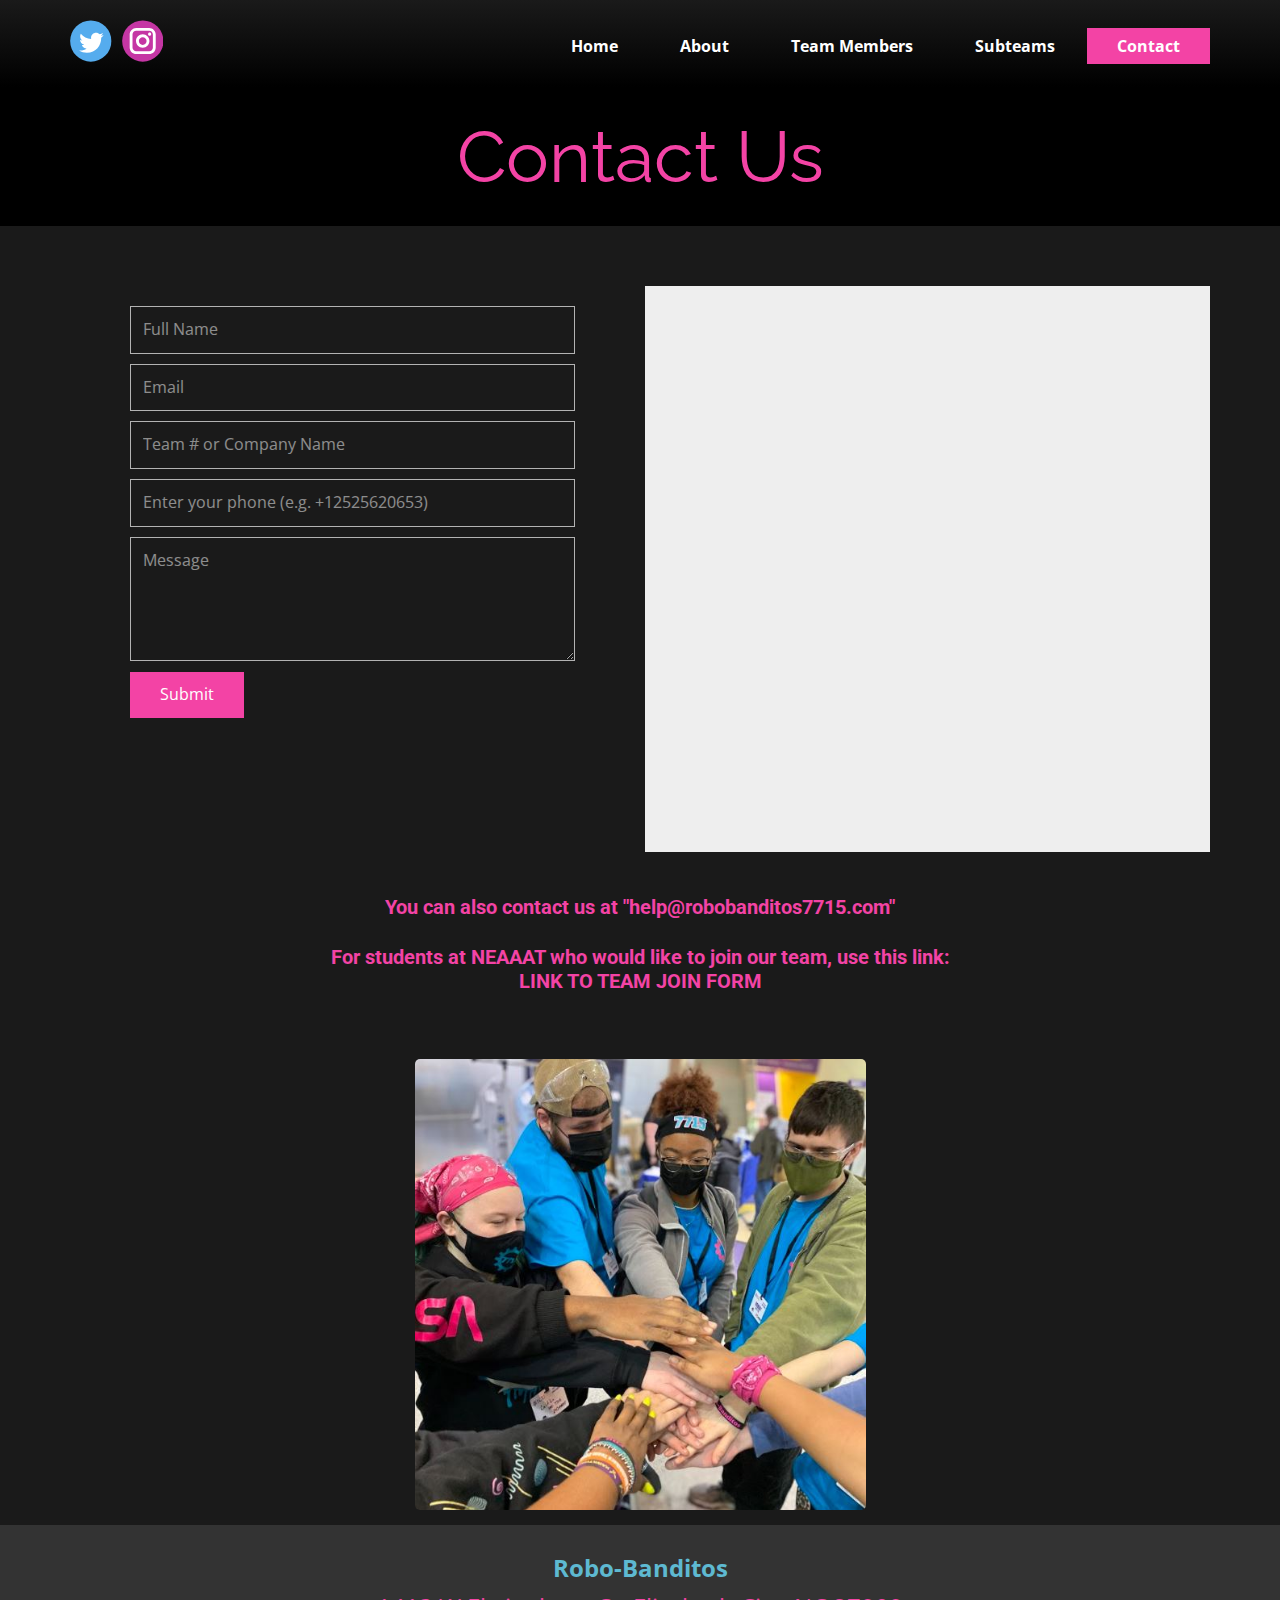
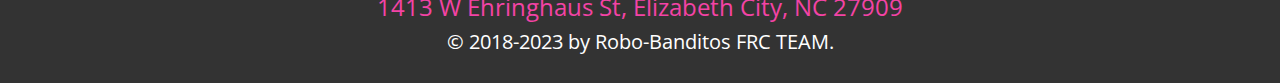
<file: Contact.html>
<!DOCTYPE html>
<html style="font-size: 16px;" lang="en-US">
  <head>
    <meta name="viewport" content="width=device-width, initial-scale=1.0">
    <meta charset="utf-8">
    <meta name="keywords" content="FRC, Robot, NEAAAT, 7715, Robotics, First">
    <meta name="description" content="THis is the offical website for the FRC team 7715">
    <meta name="page_type" content="np-template-header-footer-from-plugin">
    <title>Robo-Banditos 7715: Contact</title>
    <link rel="stylesheet" href="nicepage.css" media="screen">
<link rel="stylesheet" href="Contact.css" media="screen">
    <script class="u-script" type="text/javascript" src="jquery.js" defer=""></script>
    <script class="u-script" type="text/javascript" src="nicepage.js" defer=""></script>
    <link rel="icon" href="images/favicon.webp">
    <link id="u-theme-google-font" rel="stylesheet" href="https://fonts.googleapis.com/css?family=Roboto:100,100i,300,300i,400,400i,500,500i,700,700i,900,900i|Open+Sans:300,300i,400,400i,500,500i,600,600i,700,700i,800,800i">
    <link id="u-page-google-font" rel="stylesheet" href="https://fonts.googleapis.com/css?family=Raleway:100,100i,200,200i,300,300i,400,400i,500,500i,600,600i,700,700i,800,800i,900,900i">
    
    
    
    
    
    <script type="application/ld+json">{
		"@context": "http://schema.org",
		"@type": "Organization",
		"name": "frc7715",
		"sameAs": [
				"https://twitter.com/frc7715",
				"https://www.instagram.com/robobanditos7715/"
		]
}</script>
    <meta name="theme-color" content="#478ac9">
    <meta name="twitter:site" content="@">
    <meta name="twitter:card" content="summary_large_image">
    <meta name="twitter:title" content="Robo-Banditos 7715: Contact">
    <meta name="twitter:description" content="frc7715">
    <meta property="og:title" content="Robo-Banditos 7715: Contact">
    <meta property="og:description" content="THis is the offical website for the FRC team 7715">
    <meta property="og:type" content="website">
  <script>
    function gdprConfirmed() {
        return true;
    }
    if (gdprConfirmed()) {
    document.write("\
    \
    <!-- Google Analytics -->\
    <gascript async src=\"https://www.googletagmanager.com/gtag/js?id=G-7EXQM3VXR4\"></gascript>\
    <gascript>\
        window.dataLayer = window.dataLayer || [];\
        function gtag(){dataLayer.push(arguments);}\
        gtag('js', new Date());\
        gtag('config', 'G-7EXQM3VXR4');\
    </gascript>\
    <!-- End Google Analytics -->\
    ".replace(/gascript/g, 'script'));
    }
    </script><script src="https://www.google.com/recaptcha/api.js?render=6Lc4B4ocAAAAADevc-WS11tpEla13W9mrlrYfzqs"></script>
    <script>
( function( grecaptcha, sitekey, actions ) {

	var recaptcha = {

		execute: function( action ) {
			grecaptcha.execute(
				sitekey,
				{ action: action }
			).then( function( token ) {
				var forms = document.getElementsByTagName( 'form' );

				for ( var i = 0; i < forms.length; i++ ) {
					var fields = forms[ i ].getElementsByTagName( 'input' );

					for ( var j = 0; j < fields.length; j++ ) {
						var field = fields[ j ];

						if ( 'recaptchaResponse' === field.getAttribute( 'name' ) ) {
							field.setAttribute( 'value', token );
							break;
						}
					}
				}
			} );
		},

		executeContact: function() {
			recaptcha.execute( actions[ 'contact' ] );
		}
	};

	grecaptcha.ready(
		recaptcha.executeContact
	);

	document.addEventListener( 'change',
		recaptcha.executeContact, false
	);
} )(
	grecaptcha,
	'6Lc4B4ocAAAAADevc-WS11tpEla13W9mrlrYfzqs',
	{"contact":"contact"}
);
    </script>
</head>
  <body class="u-body u-xl-mode"><header class="u-align-left u-clearfix u-header u-section-row-container" id="sec-ad09"><div class="u-section-rows">
        <div class="u-gradient u-section-row u-section-row-1" id="sec-46aa">
          <div class="u-clearfix u-sheet u-sheet-1">
            <div class="u-social-icons u-spacing-10 u-social-icons-1">
              <a class="u-social-url" title="twitter" target="_blank" href="https://twitter.com/frc7715"><span class="u-icon u-social-icon u-social-twitter u-icon-1"><svg class="u-svg-link" preserveAspectRatio="xMidYMin slice" viewBox="0 0 112 112" style=""><use xmlns:xlink="http://www.w3.org/1999/xlink" xlink:href="#svg-3630"></use></svg><svg class="u-svg-content" viewBox="0 0 112 112" x="0" y="0" id="svg-3630"><circle fill="currentColor" class="st0" cx="56.1" cy="56.1" r="55"></circle><path fill="#FFFFFF" d="M83.8,47.3c0,0.6,0,1.2,0,1.7c0,17.7-13.5,38.2-38.2,38.2C38,87.2,31,85,25,81.2c1,0.1,2.1,0.2,3.2,0.2
            c6.3,0,12.1-2.1,16.7-5.7c-5.9-0.1-10.8-4-12.5-9.3c0.8,0.2,1.7,0.2,2.5,0.2c1.2,0,2.4-0.2,3.5-0.5c-6.1-1.2-10.8-6.7-10.8-13.1
            c0-0.1,0-0.1,0-0.2c1.8,1,3.9,1.6,6.1,1.7c-3.6-2.4-6-6.5-6-11.2c0-2.5,0.7-4.8,1.8-6.7c6.6,8.1,16.5,13.5,27.6,14
            c-0.2-1-0.3-2-0.3-3.1c0-7.4,6-13.4,13.4-13.4c3.9,0,7.3,1.6,9.8,4.2c3.1-0.6,5.9-1.7,8.5-3.3c-1,3.1-3.1,5.8-5.9,7.4
            c2.7-0.3,5.3-1,7.7-2.1C88.7,43,86.4,45.4,83.8,47.3z"></path></svg></span>
              </a>
              <a class="u-social-url" title="instagram" target="_blank" href="https://www.instagram.com/robobanditos7715/"><span class="u-icon u-social-icon u-social-instagram u-icon-2"><svg class="u-svg-link" preserveAspectRatio="xMidYMin slice" viewBox="0 0 112 112" style=""><use xmlns:xlink="http://www.w3.org/1999/xlink" xlink:href="#svg-3237"></use></svg><svg class="u-svg-content" viewBox="0 0 112 112" x="0" y="0" id="svg-3237"><circle fill="currentColor" cx="56.1" cy="56.1" r="55"></circle><path fill="#FFFFFF" d="M55.9,38.2c-9.9,0-17.9,8-17.9,17.9C38,66,46,74,55.9,74c9.9,0,17.9-8,17.9-17.9C73.8,46.2,65.8,38.2,55.9,38.2
            z M55.9,66.4c-5.7,0-10.3-4.6-10.3-10.3c-0.1-5.7,4.6-10.3,10.3-10.3c5.7,0,10.3,4.6,10.3,10.3C66.2,61.8,61.6,66.4,55.9,66.4z"></path><path fill="#FFFFFF" d="M74.3,33.5c-2.3,0-4.2,1.9-4.2,4.2s1.9,4.2,4.2,4.2s4.2-1.9,4.2-4.2S76.6,33.5,74.3,33.5z"></path><path fill="#FFFFFF" d="M73.1,21.3H38.6c-9.7,0-17.5,7.9-17.5,17.5v34.5c0,9.7,7.9,17.6,17.5,17.6h34.5c9.7,0,17.5-7.9,17.5-17.5V38.8
            C90.6,29.1,82.7,21.3,73.1,21.3z M83,73.3c0,5.5-4.5,9.9-9.9,9.9H38.6c-5.5,0-9.9-4.5-9.9-9.9V38.8c0-5.5,4.5-9.9,9.9-9.9h34.5
            c5.5,0,9.9,4.5,9.9,9.9V73.3z"></path></svg></span>
              </a>
            </div>
            <nav data-position="" class="u-menu u-menu-dropdown u-offcanvas u-menu-1">
              <div class="menu-collapse" style="font-size: 1rem; letter-spacing: 0px; font-weight: 700;">
                <a class="u-button-style u-custom-active-border-color u-custom-border u-custom-border-color u-custom-borders u-custom-hover-border-color u-custom-left-right-menu-spacing u-custom-padding-bottom u-custom-text-active-color u-custom-text-color u-custom-text-hover-color u-custom-top-bottom-menu-spacing u-nav-link" href="#" style="font-size: calc(1em + 4px); height: 20px; color: rgb(130, 177, 255) !important;">
                  <svg class="u-svg-link" preserveAspectRatio="xMidYMin slice" viewBox="0 -96 512 512" style=""><use xmlns:xlink="http://www.w3.org/1999/xlink" xlink:href="#svg-2e89"></use></svg>
                  <svg class="u-svg-content" viewBox="0 -96 512 512" id="svg-2e89"><g fill="currentColor"><path d="m32 0h448c17.671875 0 32 14.328125 32 32s-14.328125 32-32 32h-448c-17.671875 0-32-14.328125-32-32s14.328125-32 32-32zm0 0"></path><path d="m32 128h448c17.671875 0 32 14.328125 32 32s-14.328125 32-32 32h-448c-17.671875 0-32-14.328125-32-32s14.328125-32 32-32zm0 0"></path><path d="m32 256h448c17.671875 0 32 14.328125 32 32s-14.328125 32-32 32h-448c-17.671875 0-32-14.328125-32-32s14.328125-32 32-32zm0 0"></path>
</g></svg>
                </a>
              </div>
              <div class="u-custom-menu u-nav-container">
                <ul class="u-nav u-spacing-2 u-unstyled u-nav-1"><li class="u-nav-item"><a class="u-active-custom-color-1 u-button-style u-hover-custom-color-1 u-nav-link u-text-active-white u-text-body-alt-color u-text-hover-white" href="https://www.robobanditos7715.com/" style="padding: 10px 30px;">Home</a>
</li><li class="u-nav-item"><a class="u-active-custom-color-1 u-button-style u-hover-custom-color-1 u-nav-link u-text-active-white u-text-body-alt-color u-text-hover-white" href="About.html" style="padding: 10px 30px;">About</a><div class="u-nav-popup"><ul class="u-h-spacing-20 u-nav u-unstyled u-v-spacing-10 u-nav-2"><li class="u-nav-item"><a class="u-button-style u-nav-link u-white" href="https://www.thebluealliance.com/team/7715" target="_blank">Team Stats</a>
</li><li class="u-nav-item"><a class="u-button-style u-nav-link u-white" href="Calender.html">Calender</a>
</li><li class="u-nav-item"><a class="u-button-style u-nav-link u-white" href="Gallery.html">Gallery</a>
</li></ul>
</div>
</li><li class="u-nav-item"><a class="u-active-custom-color-1 u-button-style u-hover-custom-color-1 u-nav-link u-text-active-white u-text-body-alt-color u-text-hover-white" href="Team-Members.html" style="padding: 10px 30px;">Team Members</a>
</li><li class="u-nav-item"><a class="u-active-custom-color-1 u-button-style u-hover-custom-color-1 u-nav-link u-text-active-white u-text-body-alt-color u-text-hover-white" href="Subteams.html" style="padding: 10px 30px;">Subteams</a><div class="u-nav-popup"><ul class="u-h-spacing-20 u-nav u-unstyled u-v-spacing-10 u-nav-3"><li class="u-nav-item"><a class="u-button-style u-nav-link u-white" href="Safety.html">Safety</a>
</li><li class="u-nav-item"><a class="u-button-style u-nav-link u-white" href="Marketing.html">Marketing</a>
</li><li class="u-nav-item"><a class="u-button-style u-nav-link u-white" href="Mechanical-Team.html">Mechanical</a>
</li></ul>
</div>
</li><li class="u-nav-item"><a class="u-active-custom-color-1 u-button-style u-hover-custom-color-1 u-nav-link u-text-active-white u-text-body-alt-color u-text-hover-white" href="Contact.html" style="padding: 10px 30px;">Contact</a><div class="u-nav-popup"><ul class="u-h-spacing-20 u-nav u-unstyled u-v-spacing-10 u-nav-4"><li class="u-nav-item"><a class="u-button-style u-nav-link u-white" href="Sponsor.html">Sponsorship</a>
</li><li class="u-nav-item"><a class="u-button-style u-nav-link u-white" href="https://blog.robobanditos7715.com/" target="_blank">Blog</a>
</li></ul>
</div>
</li></ul>
              </div>
              <div class="u-custom-menu u-nav-container-collapse">
                <div class="u-black u-container-style u-inner-container-layout u-opacity u-opacity-95 u-sidenav">
                  <div class="u-inner-container-layout u-sidenav-overflow">
                    <div class="u-menu-close"></div>
                    <ul class="u-align-center u-nav u-popupmenu-items u-unstyled u-nav-5"><li class="u-nav-item"><a class="u-button-style u-nav-link" href="https://www.robobanditos7715.com/">Home</a>
</li><li class="u-nav-item"><a class="u-button-style u-nav-link" href="About.html">About</a><div class="u-nav-popup"><ul class="u-h-spacing-20 u-nav u-unstyled u-v-spacing-10 u-nav-6"><li class="u-nav-item"><a class="u-button-style u-nav-link" href="https://www.thebluealliance.com/team/7715" target="_blank">Team Stats</a>
</li><li class="u-nav-item"><a class="u-button-style u-nav-link" href="Calender.html">Calender</a>
</li><li class="u-nav-item"><a class="u-button-style u-nav-link" href="Gallery.html">Gallery</a>
</li></ul>
</div>
</li><li class="u-nav-item"><a class="u-button-style u-nav-link" href="Team-Members.html">Team Members</a>
</li><li class="u-nav-item"><a class="u-button-style u-nav-link" href="Subteams.html">Subteams</a><div class="u-nav-popup"><ul class="u-h-spacing-20 u-nav u-unstyled u-v-spacing-10 u-nav-7"><li class="u-nav-item"><a class="u-button-style u-nav-link" href="Safety.html">Safety</a>
</li><li class="u-nav-item"><a class="u-button-style u-nav-link" href="Marketing.html">Marketing</a>
</li><li class="u-nav-item"><a class="u-button-style u-nav-link" href="Mechanical-Team.html">Mechanical</a>
</li></ul>
</div>
</li><li class="u-nav-item"><a class="u-button-style u-nav-link" href="Contact.html">Contact</a><div class="u-nav-popup"><ul class="u-h-spacing-20 u-nav u-unstyled u-v-spacing-10 u-nav-8"><li class="u-nav-item"><a class="u-button-style u-nav-link" href="Sponsor.html">Sponsorship</a>
</li><li class="u-nav-item"><a class="u-button-style u-nav-link" href="https://blog.robobanditos7715.com/" target="_blank">Blog</a>
</li></ul>
</div>
</li></ul>
                  </div>
                </div>
                <div class="u-black u-menu-overlay u-opacity u-opacity-70"></div>
              </div>
            </nav>
          </div>
          
          
          
          
          
        </div>
      </div></header>
    <section class="skrollable u-align-center u-black u-clearfix u-section-1" src="" id="sec-75d8">
      <div class="u-clearfix u-sheet u-valign-middle u-sheet-1">
        <h1 class="u-custom-font u-font-raleway u-text u-text-custom-color-1 u-text-default u-title u-text-1">Contact Us</h1>
      </div>
    </section>
    <section class="u-align-center u-clearfix u-grey-90 u-section-2" id="sec-f85b">
      <div class="u-clearfix u-sheet u-sheet-1">
        <div class="u-clearfix u-expanded-width u-gutter-10 u-layout-wrap u-layout-wrap-1">
          <div class="u-gutter-0 u-layout">
            <div class="u-layout-row">
              <div class="u-size-30">
                <div class="u-layout-col">
                  <div class="u-align-left u-container-style u-layout-cell u-left-cell u-size-60 u-layout-cell-1">
                    <div class="u-container-layout u-valign-top u-container-layout-1">
                      <div class="u-form u-form-1">
                        <form action="https://formspree.io/f/xleazvqj" method="POST" class="u-clearfix u-form-spacing-10 u-form-vertical u-inner-form" style="padding: 10px" source="custom" name="form-5">
                          <div class="u-form-group u-form-name u-form-group-1">
                            <label for="name-5359" class="u-form-control-hidden u-label">Name</label>
                            <input type="text" placeholder="Full Name" id="name-5359" name="name" class="u-border-1 u-border-grey-30 u-input u-input-rectangle" required="">
                          </div>
                          <div class="u-form-email u-form-group u-form-group-2">
                            <label for="email-5359" class="u-form-control-hidden u-label">Email</label>
                            <input type="email" placeholder="Email" id="email-5359" name="email" class="u-border-1 u-border-grey-30 u-input u-input-rectangle" required="">
                          </div>
                          <div class="u-form-group u-form-group-3">
                            <label for="text-0a61" class="u-form-control-hidden u-label"></label>
                            <input type="text" placeholder="Team # or Company Name" id="text-0a61" name="team/company" class="u-border-1 u-border-grey-30 u-input u-input-rectangle">
                          </div>
                          <div class="u-form-group u-form-phone u-form-group-4">
                            <label for="phone-7f6d" class="u-form-control-hidden u-label"></label>
                            <input type="tel" pattern="\+?\d{0,3}[\s\(\-]?([0-9]{2,3})[\s\)\-]?([\s\-]?)([0-9]{3})[\s\-]?([0-9]{2})[\s\-]?([0-9]{2})" placeholder="Enter your phone (e.g. +12525620653)" id="phone-7f6d" name="phone" class="u-border-1 u-border-grey-30 u-input u-input-rectangle" required="">
                          </div>
                          <div class="u-form-group u-form-message u-form-group-5">
                            <label for="message-5359" class="u-form-control-hidden u-label">Address</label>
                            <textarea placeholder="Message" rows="4" cols="50" id="message-5359" name="message" class="u-border-1 u-border-grey-30 u-input u-input-rectangle" required=""></textarea>
                          </div>
                          <div class="u-align-left u-form-group u-form-submit u-form-group-6">
                            <a href="#" class="u-border-none u-btn u-btn-submit u-button-style u-custom-color-1 u-btn-1">Submit</a>
                            <input type="submit" value="submit" class="u-form-control-hidden">
                          </div>
                          <div class="u-form-send-message u-form-send-success">Thank you! Your message has been sent.</div>
                          <div class="u-form-send-error u-form-send-message">Thank you! Your message has been sent.</div>
                          <input type="hidden" value="" name="recaptchaResponse">
                        </form>
                      </div>
                    </div>
                  </div>
                </div>
              </div>
              <div class="u-size-30">
                <div class="u-layout-col">
                  <div class="u-align-left u-container-style u-layout-cell u-right-cell u-size-60 u-layout-cell-2">
                    <div class="u-container-layout u-container-layout-2">
                      <div class="u-expanded u-grey-light-2 u-map">
                        <div class="embed-responsive">
                          <iframe class="embed-responsive-item lazyload" data-map="[base64]" data-src="//maps.google.com/maps?output=embed&amp;q=1413%20W%20Ehringhaus%20St%2C%20Elizabeth%20City%2C%20NC%2027909&amp;z=14&amp;t=m"></iframe>
                        </div>
                      </div>
                    </div>
                  </div>
                </div>
              </div>
            </div>
          </div>
        </div>
        <h5 class="u-text u-text-custom-color-1 u-text-default u-text-1">You can also contact us at "help@robobanditos7715.com"<span style="font-size: 1.5625rem;"></span>
          <br>
          <br>For students at NEAAAT who would like to join our team, use this link:<span style="text-decoration: underline !important;"></span>
          <br>
          <a href="https://forms.gle/wTL2PzhYKPS46isg6" class="u-active-none u-btn u-button-link u-button-style u-hover-feature u-hover-none u-none u-text-hover-custom-color-7 u-btn-2" target="_blank">LINK TO TEAM JOIN FORM</a>
        </h5>
      </div>
      
    </section>
    <section class="u-clearfix u-grey-90 u-section-3" id="sec-3851">
      <div class="u-clearfix u-sheet u-valign-middle u-sheet-1">
        <img class="u-image u-image-round u-radius-5 lazyload u-image-1" alt="" data-image-width="559" data-image-height="606" data-src="images/6.JPG">
      </div>
    </section>
    
    
    
    <footer class="u-align-center u-clearfix u-footer u-grey-80 u-footer" id="sec-085d"><div class="u-clearfix u-sheet u-sheet-1">
        <p class="u-small-text u-text u-text-variant u-text-1">
          <span style="font-size: 1.25rem;">
            <span style="font-size: 1.5rem;">
              <span style="font-weight: 700;">
                <span class="u-text-custom-color-2">Robo-Banditos</span>
              </span>
              <br>
              <span class="u-text-custom-color-1">1413 W Ehringhaus St, Elizabeth City, NC 27909</span>
            </span>
            <br>© 2018-2023 by Robo-Banditos FRC TEAM.
          </span>
          <br>
        </p>
      </div></footer>
  </body>
</html>
</file>
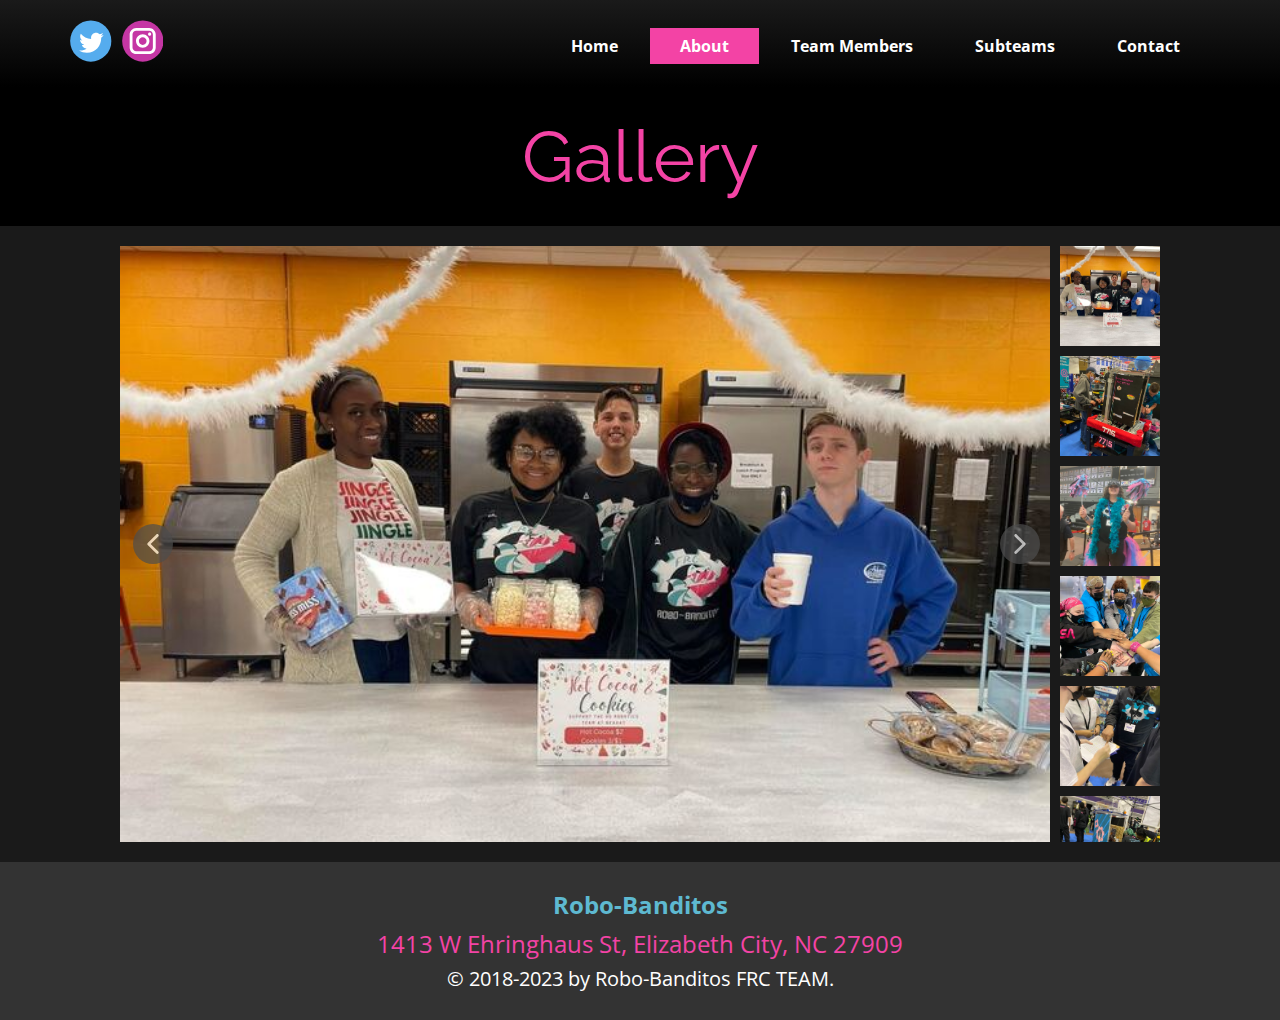
<file: Gallery.html>
<!DOCTYPE html>
<html style="font-size: 16px;" lang="en-US">
  <head>
    <meta name="viewport" content="width=device-width, initial-scale=1.0">
    <meta charset="utf-8">
    <meta name="keywords" content="FRC, Robot, NEAAAT, 7715, Robotics, First">
    <meta name="description" content="This is the offical website for the FRC team 7715">
    <meta name="page_type" content="np-template-header-footer-from-plugin">
    <title>Robo-Banditos 7715: Gallery</title>
    <link rel="stylesheet" href="nicepage.css" media="screen">
<link rel="stylesheet" href="Gallery.css" media="screen">
    <script class="u-script" type="text/javascript" src="jquery.js" defer=""></script>
    <script class="u-script" type="text/javascript" src="nicepage.js" defer=""></script>
    <link rel="icon" href="images/favicon.webp">
    <link id="u-theme-google-font" rel="stylesheet" href="https://fonts.googleapis.com/css?family=Roboto:100,100i,300,300i,400,400i,500,500i,700,700i,900,900i|Open+Sans:300,300i,400,400i,500,500i,600,600i,700,700i,800,800i">
    <link id="u-page-google-font" rel="stylesheet" href="https://fonts.googleapis.com/css?family=Raleway:100,100i,200,200i,300,300i,400,400i,500,500i,600,600i,700,700i,800,800i,900,900i">
    
    
    
    
    <script type="application/ld+json">{
		"@context": "http://schema.org",
		"@type": "Organization",
		"name": "frc7715",
		"sameAs": [
				"https://twitter.com/frc7715",
				"https://www.instagram.com/robobanditos7715/"
		]
}</script>
    <meta name="theme-color" content="#478ac9">
    <meta name="twitter:site" content="@">
    <meta name="twitter:card" content="summary_large_image">
    <meta name="twitter:title" content="Robo-Banditos 7715: Gallery">
    <meta name="twitter:description" content="frc7715">
    <meta property="og:title" content="Robo-Banditos 7715: Gallery">
    <meta property="og:description" content="This is the offical website for the FRC team 7715">
    <meta property="og:type" content="website">
  <script>
    function gdprConfirmed() {
        return true;
    }
    if (gdprConfirmed()) {
    document.write("\
    \
    <!-- Google Analytics -->\
    <gascript async src=\"https://www.googletagmanager.com/gtag/js?id=G-7EXQM3VXR4\"></gascript>\
    <gascript>\
        window.dataLayer = window.dataLayer || [];\
        function gtag(){dataLayer.push(arguments);}\
        gtag('js', new Date());\
        gtag('config', 'G-7EXQM3VXR4');\
    </gascript>\
    <!-- End Google Analytics -->\
    ".replace(/gascript/g, 'script'));
    }
    </script><script src="https://www.google.com/recaptcha/api.js?render=6Lc4B4ocAAAAADevc-WS11tpEla13W9mrlrYfzqs"></script>
    <script>
( function( grecaptcha, sitekey, actions ) {

	var recaptcha = {

		execute: function( action ) {
			grecaptcha.execute(
				sitekey,
				{ action: action }
			).then( function( token ) {
				var forms = document.getElementsByTagName( 'form' );

				for ( var i = 0; i < forms.length; i++ ) {
					var fields = forms[ i ].getElementsByTagName( 'input' );

					for ( var j = 0; j < fields.length; j++ ) {
						var field = fields[ j ];

						if ( 'recaptchaResponse' === field.getAttribute( 'name' ) ) {
							field.setAttribute( 'value', token );
							break;
						}
					}
				}
			} );
		},

		executeContact: function() {
			recaptcha.execute( actions[ 'contact' ] );
		}
	};

	grecaptcha.ready(
		recaptcha.executeContact
	);

	document.addEventListener( 'change',
		recaptcha.executeContact, false
	);
} )(
	grecaptcha,
	'6Lc4B4ocAAAAADevc-WS11tpEla13W9mrlrYfzqs',
	{"contact":"contact"}
);
    </script>
</head>
  <body class="u-body u-xl-mode"><header class="u-align-left u-clearfix u-header u-section-row-container" id="sec-ad09"><div class="u-section-rows">
        <div class="u-gradient u-section-row u-section-row-1" id="sec-46aa">
          <div class="u-clearfix u-sheet u-sheet-1">
            <div class="u-social-icons u-spacing-10 u-social-icons-1">
              <a class="u-social-url" title="twitter" target="_blank" href="https://twitter.com/frc7715"><span class="u-icon u-social-icon u-social-twitter u-icon-1"><svg class="u-svg-link" preserveAspectRatio="xMidYMin slice" viewBox="0 0 112 112" style=""><use xmlns:xlink="http://www.w3.org/1999/xlink" xlink:href="#svg-3630"></use></svg><svg class="u-svg-content" viewBox="0 0 112 112" x="0" y="0" id="svg-3630"><circle fill="currentColor" class="st0" cx="56.1" cy="56.1" r="55"></circle><path fill="#FFFFFF" d="M83.8,47.3c0,0.6,0,1.2,0,1.7c0,17.7-13.5,38.2-38.2,38.2C38,87.2,31,85,25,81.2c1,0.1,2.1,0.2,3.2,0.2
            c6.3,0,12.1-2.1,16.7-5.7c-5.9-0.1-10.8-4-12.5-9.3c0.8,0.2,1.7,0.2,2.5,0.2c1.2,0,2.4-0.2,3.5-0.5c-6.1-1.2-10.8-6.7-10.8-13.1
            c0-0.1,0-0.1,0-0.2c1.8,1,3.9,1.6,6.1,1.7c-3.6-2.4-6-6.5-6-11.2c0-2.5,0.7-4.8,1.8-6.7c6.6,8.1,16.5,13.5,27.6,14
            c-0.2-1-0.3-2-0.3-3.1c0-7.4,6-13.4,13.4-13.4c3.9,0,7.3,1.6,9.8,4.2c3.1-0.6,5.9-1.7,8.5-3.3c-1,3.1-3.1,5.8-5.9,7.4
            c2.7-0.3,5.3-1,7.7-2.1C88.7,43,86.4,45.4,83.8,47.3z"></path></svg></span>
              </a>
              <a class="u-social-url" title="instagram" target="_blank" href="https://www.instagram.com/robobanditos7715/"><span class="u-icon u-social-icon u-social-instagram u-icon-2"><svg class="u-svg-link" preserveAspectRatio="xMidYMin slice" viewBox="0 0 112 112" style=""><use xmlns:xlink="http://www.w3.org/1999/xlink" xlink:href="#svg-3237"></use></svg><svg class="u-svg-content" viewBox="0 0 112 112" x="0" y="0" id="svg-3237"><circle fill="currentColor" cx="56.1" cy="56.1" r="55"></circle><path fill="#FFFFFF" d="M55.9,38.2c-9.9,0-17.9,8-17.9,17.9C38,66,46,74,55.9,74c9.9,0,17.9-8,17.9-17.9C73.8,46.2,65.8,38.2,55.9,38.2
            z M55.9,66.4c-5.7,0-10.3-4.6-10.3-10.3c-0.1-5.7,4.6-10.3,10.3-10.3c5.7,0,10.3,4.6,10.3,10.3C66.2,61.8,61.6,66.4,55.9,66.4z"></path><path fill="#FFFFFF" d="M74.3,33.5c-2.3,0-4.2,1.9-4.2,4.2s1.9,4.2,4.2,4.2s4.2-1.9,4.2-4.2S76.6,33.5,74.3,33.5z"></path><path fill="#FFFFFF" d="M73.1,21.3H38.6c-9.7,0-17.5,7.9-17.5,17.5v34.5c0,9.7,7.9,17.6,17.5,17.6h34.5c9.7,0,17.5-7.9,17.5-17.5V38.8
            C90.6,29.1,82.7,21.3,73.1,21.3z M83,73.3c0,5.5-4.5,9.9-9.9,9.9H38.6c-5.5,0-9.9-4.5-9.9-9.9V38.8c0-5.5,4.5-9.9,9.9-9.9h34.5
            c5.5,0,9.9,4.5,9.9,9.9V73.3z"></path></svg></span>
              </a>
            </div>
            <nav data-position="" class="u-menu u-menu-dropdown u-offcanvas u-menu-1">
              <div class="menu-collapse" style="font-size: 1rem; letter-spacing: 0px; font-weight: 700;">
                <a class="u-button-style u-custom-active-border-color u-custom-border u-custom-border-color u-custom-borders u-custom-hover-border-color u-custom-left-right-menu-spacing u-custom-padding-bottom u-custom-text-active-color u-custom-text-color u-custom-text-hover-color u-custom-top-bottom-menu-spacing u-nav-link" href="#" style="font-size: calc(1em + 4px); height: 20px; color: rgb(130, 177, 255) !important;">
                  <svg class="u-svg-link" preserveAspectRatio="xMidYMin slice" viewBox="0 -96 512 512" style=""><use xmlns:xlink="http://www.w3.org/1999/xlink" xlink:href="#svg-2e89"></use></svg>
                  <svg class="u-svg-content" viewBox="0 -96 512 512" id="svg-2e89"><g fill="currentColor"><path d="m32 0h448c17.671875 0 32 14.328125 32 32s-14.328125 32-32 32h-448c-17.671875 0-32-14.328125-32-32s14.328125-32 32-32zm0 0"></path><path d="m32 128h448c17.671875 0 32 14.328125 32 32s-14.328125 32-32 32h-448c-17.671875 0-32-14.328125-32-32s14.328125-32 32-32zm0 0"></path><path d="m32 256h448c17.671875 0 32 14.328125 32 32s-14.328125 32-32 32h-448c-17.671875 0-32-14.328125-32-32s14.328125-32 32-32zm0 0"></path>
</g></svg>
                </a>
              </div>
              <div class="u-custom-menu u-nav-container">
                <ul class="u-nav u-spacing-2 u-unstyled u-nav-1"><li class="u-nav-item"><a class="u-active-custom-color-1 u-button-style u-hover-custom-color-1 u-nav-link u-text-active-white u-text-body-alt-color u-text-hover-white" href="https://www.robobanditos7715.com/" style="padding: 10px 30px;">Home</a>
</li><li class="u-nav-item"><a class="u-active-custom-color-1 u-button-style u-hover-custom-color-1 u-nav-link u-text-active-white u-text-body-alt-color u-text-hover-white" href="About.html" style="padding: 10px 30px;">About</a><div class="u-nav-popup"><ul class="u-h-spacing-20 u-nav u-unstyled u-v-spacing-10 u-nav-2"><li class="u-nav-item"><a class="u-button-style u-nav-link u-white" href="https://www.thebluealliance.com/team/7715" target="_blank">Team Stats</a>
</li><li class="u-nav-item"><a class="u-button-style u-nav-link u-white" href="Calender.html">Calender</a>
</li><li class="u-nav-item"><a class="u-button-style u-nav-link u-white" href="Gallery.html">Gallery</a>
</li></ul>
</div>
</li><li class="u-nav-item"><a class="u-active-custom-color-1 u-button-style u-hover-custom-color-1 u-nav-link u-text-active-white u-text-body-alt-color u-text-hover-white" href="Team-Members.html" style="padding: 10px 30px;">Team Members</a>
</li><li class="u-nav-item"><a class="u-active-custom-color-1 u-button-style u-hover-custom-color-1 u-nav-link u-text-active-white u-text-body-alt-color u-text-hover-white" href="Subteams.html" style="padding: 10px 30px;">Subteams</a><div class="u-nav-popup"><ul class="u-h-spacing-20 u-nav u-unstyled u-v-spacing-10 u-nav-3"><li class="u-nav-item"><a class="u-button-style u-nav-link u-white" href="Safety.html">Safety</a>
</li><li class="u-nav-item"><a class="u-button-style u-nav-link u-white" href="Marketing.html">Marketing</a>
</li><li class="u-nav-item"><a class="u-button-style u-nav-link u-white" href="Mechanical-Team.html">Mechanical</a>
</li></ul>
</div>
</li><li class="u-nav-item"><a class="u-active-custom-color-1 u-button-style u-hover-custom-color-1 u-nav-link u-text-active-white u-text-body-alt-color u-text-hover-white" href="Contact.html" style="padding: 10px 30px;">Contact</a><div class="u-nav-popup"><ul class="u-h-spacing-20 u-nav u-unstyled u-v-spacing-10 u-nav-4"><li class="u-nav-item"><a class="u-button-style u-nav-link u-white" href="Sponsor.html">Sponsorship</a>
</li><li class="u-nav-item"><a class="u-button-style u-nav-link u-white" href="https://blog.robobanditos7715.com/" target="_blank">Blog</a>
</li></ul>
</div>
</li></ul>
              </div>
              <div class="u-custom-menu u-nav-container-collapse">
                <div class="u-black u-container-style u-inner-container-layout u-opacity u-opacity-95 u-sidenav">
                  <div class="u-inner-container-layout u-sidenav-overflow">
                    <div class="u-menu-close"></div>
                    <ul class="u-align-center u-nav u-popupmenu-items u-unstyled u-nav-5"><li class="u-nav-item"><a class="u-button-style u-nav-link" href="https://www.robobanditos7715.com/">Home</a>
</li><li class="u-nav-item"><a class="u-button-style u-nav-link" href="About.html">About</a><div class="u-nav-popup"><ul class="u-h-spacing-20 u-nav u-unstyled u-v-spacing-10 u-nav-6"><li class="u-nav-item"><a class="u-button-style u-nav-link" href="https://www.thebluealliance.com/team/7715" target="_blank">Team Stats</a>
</li><li class="u-nav-item"><a class="u-button-style u-nav-link" href="Calender.html">Calender</a>
</li><li class="u-nav-item"><a class="u-button-style u-nav-link" href="Gallery.html">Gallery</a>
</li></ul>
</div>
</li><li class="u-nav-item"><a class="u-button-style u-nav-link" href="Team-Members.html">Team Members</a>
</li><li class="u-nav-item"><a class="u-button-style u-nav-link" href="Subteams.html">Subteams</a><div class="u-nav-popup"><ul class="u-h-spacing-20 u-nav u-unstyled u-v-spacing-10 u-nav-7"><li class="u-nav-item"><a class="u-button-style u-nav-link" href="Safety.html">Safety</a>
</li><li class="u-nav-item"><a class="u-button-style u-nav-link" href="Marketing.html">Marketing</a>
</li><li class="u-nav-item"><a class="u-button-style u-nav-link" href="Mechanical-Team.html">Mechanical</a>
</li></ul>
</div>
</li><li class="u-nav-item"><a class="u-button-style u-nav-link" href="Contact.html">Contact</a><div class="u-nav-popup"><ul class="u-h-spacing-20 u-nav u-unstyled u-v-spacing-10 u-nav-8"><li class="u-nav-item"><a class="u-button-style u-nav-link" href="Sponsor.html">Sponsorship</a>
</li><li class="u-nav-item"><a class="u-button-style u-nav-link" href="https://blog.robobanditos7715.com/" target="_blank">Blog</a>
</li></ul>
</div>
</li></ul>
                  </div>
                </div>
                <div class="u-black u-menu-overlay u-opacity u-opacity-70"></div>
              </div>
            </nav>
          </div>
          
          
          
          
          
        </div>
      </div></header>
    <section class="skrollable u-align-center u-black u-clearfix u-section-1" src="" id="sec-52f9">
      <div class="u-clearfix u-sheet u-valign-middle u-sheet-1">
        <h1 class="u-custom-font u-font-raleway u-text u-text-custom-color-1 u-text-default u-title u-text-1">Gallery</h1>
      </div>
    </section>
    <section class="u-align-center u-clearfix u-grey-90 u-section-2" id="sec-8516">
      <div class="u-clearfix u-sheet u-valign-middle u-sheet-1">
        <div class="u-carousel u-expanded-width-xs u-gallery u-layout-thumbnails u-lightbox u-no-transition u-show-text-always u-thumbnails-position-right u-gallery-1" data-interval="5000" data-u-ride="carousel" id="carousel-7f0c">
          <div class="u-carousel-inner u-gallery-inner" role="listbox">
            <div class="u-active u-carousel-item u-gallery-item u-carousel-item-1">
              <div class="u-back-slide" data-image-width="720" data-image-height="540">
                <img class="u-back-image u-expanded lazyload" data-src="images/stemnight.jpg">
              </div>
              <div class="u-over-slide u-over-slide-1">
                <h3 class="u-gallery-heading">Sample Title</h3>
                <p class="u-gallery-text">Sample Text</p>
              </div>
            </div>
            <div class="u-carousel-item u-gallery-item u-carousel-item-2">
              <div class="u-back-slide" data-image-width="547" data-image-height="586">
                <img class="u-back-image u-expanded lazyload" data-src="images/2.JPG">
              </div>
              <div class="u-over-slide u-over-slide-2">
                <h3 class="u-gallery-heading">Sample Title</h3>
                <p class="u-gallery-text">Sample Text</p>
              </div>
            </div>
            <div class="u-carousel-item u-gallery-item u-carousel-item-3" data-image-width="2836" data-image-height="1875">
              <div class="u-back-slide" data-image-width="499" data-image-height="469">
                <img class="u-back-image u-expanded lazyload" data-src="images/5.JPG">
              </div>
              <div class="u-over-slide u-over-slide-3">
                <h3 class="u-gallery-heading"></h3>
                <p class="u-gallery-text"></p>
              </div>
            </div>
            <div class="u-carousel-item u-gallery-item u-carousel-item-4" data-image-width="559" data-image-height="606">
              <div class="u-back-slide">
                <img class="u-back-image u-expanded lazyload" data-src="images/6-13.JPG">
              </div>
              <div class="u-over-slide u-over-slide-4">
                <h3 class="u-gallery-heading"></h3>
                <p class="u-gallery-text"></p>
              </div>
              <style data-mode="XL"></style>
              <style data-mode="LG"></style>
              <style data-mode="MD"></style>
              <style data-mode="SM"></style>
              <style data-mode="XS"></style>
            </div>
            <div class="u-carousel-item u-gallery-item u-carousel-item-5" data-image-width="523" data-image-height="710">
              <div class="u-back-slide">
                <img class="u-back-image u-expanded lazyload" data-src="images/8.JPG">
              </div>
              <div class="u-over-slide u-over-slide-5">
                <h3 class="u-gallery-heading"></h3>
                <p class="u-gallery-text"></p>
              </div>
              <style data-mode="XL"></style>
              <style data-mode="LG"></style>
              <style data-mode="MD"></style>
              <style data-mode="SM"></style>
              <style data-mode="XS"></style>
            </div>
            <div class="u-carousel-item u-gallery-item u-carousel-item-6" data-image-width="537" data-image-height="545">
              <div class="u-back-slide">
                <img class="u-back-image u-expanded lazyload" data-src="images/9.JPG">
              </div>
              <div class="u-over-slide u-over-slide-6">
                <h3 class="u-gallery-heading"></h3>
                <p class="u-gallery-text"></p>
              </div>
              <style data-mode="XL"></style>
              <style data-mode="LG"></style>
              <style data-mode="MD"></style>
              <style data-mode="SM"></style>
              <style data-mode="XS"></style>
            </div>
            <div class="u-carousel-item u-gallery-item u-carousel-item-7" data-image-width="926" data-image-height="703">
              <div class="u-back-slide">
                <img class="u-back-image u-expanded lazyload" data-src="images/10.JPG">
              </div>
              <div class="u-over-slide u-over-slide-7">
                <h3 class="u-gallery-heading"></h3>
                <p class="u-gallery-text"></p>
              </div>
              <style data-mode="XL"></style>
              <style data-mode="LG"></style>
              <style data-mode="MD"></style>
              <style data-mode="SM"></style>
              <style data-mode="XS"></style>
            </div>
          </div>
          <a class="u-absolute-vcenter u-carousel-control u-carousel-control-prev u-grey-70 u-icon-circle u-opacity u-opacity-70 u-spacing-10 u-text-white u-carousel-control-1" href="#carousel-7f0c" role="button" data-u-slide="prev">
            <span aria-hidden="true">
              <svg viewBox="0 0 451.847 451.847"><path d="M97.141,225.92c0-8.095,3.091-16.192,9.259-22.366L300.689,9.27c12.359-12.359,32.397-12.359,44.751,0
c12.354,12.354,12.354,32.388,0,44.748L173.525,225.92l171.903,171.909c12.354,12.354,12.354,32.391,0,44.744
c-12.354,12.365-32.386,12.365-44.745,0l-194.29-194.281C100.226,242.115,97.141,234.018,97.141,225.92z"></path></svg>
            </span>
            <span class="sr-only">
              <svg viewBox="0 0 451.847 451.847"><path d="M97.141,225.92c0-8.095,3.091-16.192,9.259-22.366L300.689,9.27c12.359-12.359,32.397-12.359,44.751,0
c12.354,12.354,12.354,32.388,0,44.748L173.525,225.92l171.903,171.909c12.354,12.354,12.354,32.391,0,44.744
c-12.354,12.365-32.386,12.365-44.745,0l-194.29-194.281C100.226,242.115,97.141,234.018,97.141,225.92z"></path></svg>
            </span>
          </a>
          <a class="u-absolute-vcenter u-carousel-control u-carousel-control-next u-grey-70 u-icon-circle u-opacity u-opacity-70 u-spacing-10 u-text-white u-carousel-control-2" href="#carousel-7f0c" role="button" data-u-slide="next">
            <span aria-hidden="true">
              <svg viewBox="0 0 451.846 451.847"><path d="M345.441,248.292L151.154,442.573c-12.359,12.365-32.397,12.365-44.75,0c-12.354-12.354-12.354-32.391,0-44.744
L278.318,225.92L106.409,54.017c-12.354-12.359-12.354-32.394,0-44.748c12.354-12.359,32.391-12.359,44.75,0l194.287,194.284
c6.177,6.18,9.262,14.271,9.262,22.366C354.708,234.018,351.617,242.115,345.441,248.292z"></path></svg>
            </span>
            <span class="sr-only">
              <svg viewBox="0 0 451.846 451.847"><path d="M345.441,248.292L151.154,442.573c-12.359,12.365-32.397,12.365-44.75,0c-12.354-12.354-12.354-32.391,0-44.744
L278.318,225.92L106.409,54.017c-12.354-12.359-12.354-32.394,0-44.748c12.354-12.359,32.391-12.359,44.75,0l194.287,194.284
c6.177,6.18,9.262,14.271,9.262,22.366C354.708,234.018,351.617,242.115,345.441,248.292z"></path></svg>
            </span>
          </a>
          <ol class="u-carousel-thumbnails u-spacing-10 u-vertical-spacing u-carousel-thumbnails-1">
            <li class="u-active u-carousel-thumbnail u-carousel-thumbnail-1" data-u-target="#carousel-7f0c" data-u-slide-to="0">
              <img class="u-carousel-thumbnail-image u-image lazyload" data-src="images/stemnight.jpg">
            </li>
            <li class="u-carousel-thumbnail u-carousel-thumbnail-2" data-u-target="#carousel-7f0c" data-u-slide-to="1">
              <img class="u-carousel-thumbnail-image u-image lazyload" data-src="images/2.JPG">
            </li>
            <li class="u-carousel-thumbnail u-carousel-thumbnail-3" data-u-target="#carousel-7f0c" data-u-slide-to="2">
              <img class="u-carousel-thumbnail-image u-image lazyload" data-src="images/5.JPG">
            </li>
            <li class="u-carousel-thumbnail u-carousel-thumbnail-1" data-u-target="#carousel-7f0c" data-u-slide-to="3">
              <img class="u-carousel-thumbnail-image u-image lazyload" data-src="images/6-13.JPG">
            </li>
            <li class="u-carousel-thumbnail u-carousel-thumbnail-1" data-u-target="#carousel-7f0c" data-u-slide-to="4">
              <img class="u-carousel-thumbnail-image u-image lazyload" data-src="images/8.JPG">
            </li>
            <li class="u-carousel-thumbnail u-carousel-thumbnail-1" data-u-target="#carousel-7f0c" data-u-slide-to="5">
              <img class="u-carousel-thumbnail-image u-image lazyload" data-src="images/9.JPG">
            </li>
            <li class="u-carousel-thumbnail u-carousel-thumbnail-1" data-u-target="#carousel-7f0c" data-u-slide-to="6">
              <img class="u-carousel-thumbnail-image u-image lazyload" data-src="images/10.JPG">
            </li>
          </ol>
        </div>
      </div>
    </section>
    
    
    
    <footer class="u-align-center u-clearfix u-footer u-grey-80 u-footer" id="sec-085d"><div class="u-clearfix u-sheet u-sheet-1">
        <p class="u-small-text u-text u-text-variant u-text-1">
          <span style="font-size: 1.25rem;">
            <span style="font-size: 1.5rem;">
              <span style="font-weight: 700;">
                <span class="u-text-custom-color-2">Robo-Banditos</span>
              </span>
              <br>
              <span class="u-text-custom-color-1">1413 W Ehringhaus St, Elizabeth City, NC 27909</span>
            </span>
            <br>© 2018-2023 by Robo-Banditos FRC TEAM.
          </span>
          <br>
        </p>
      </div></footer>
  </body>
</html>
</file>
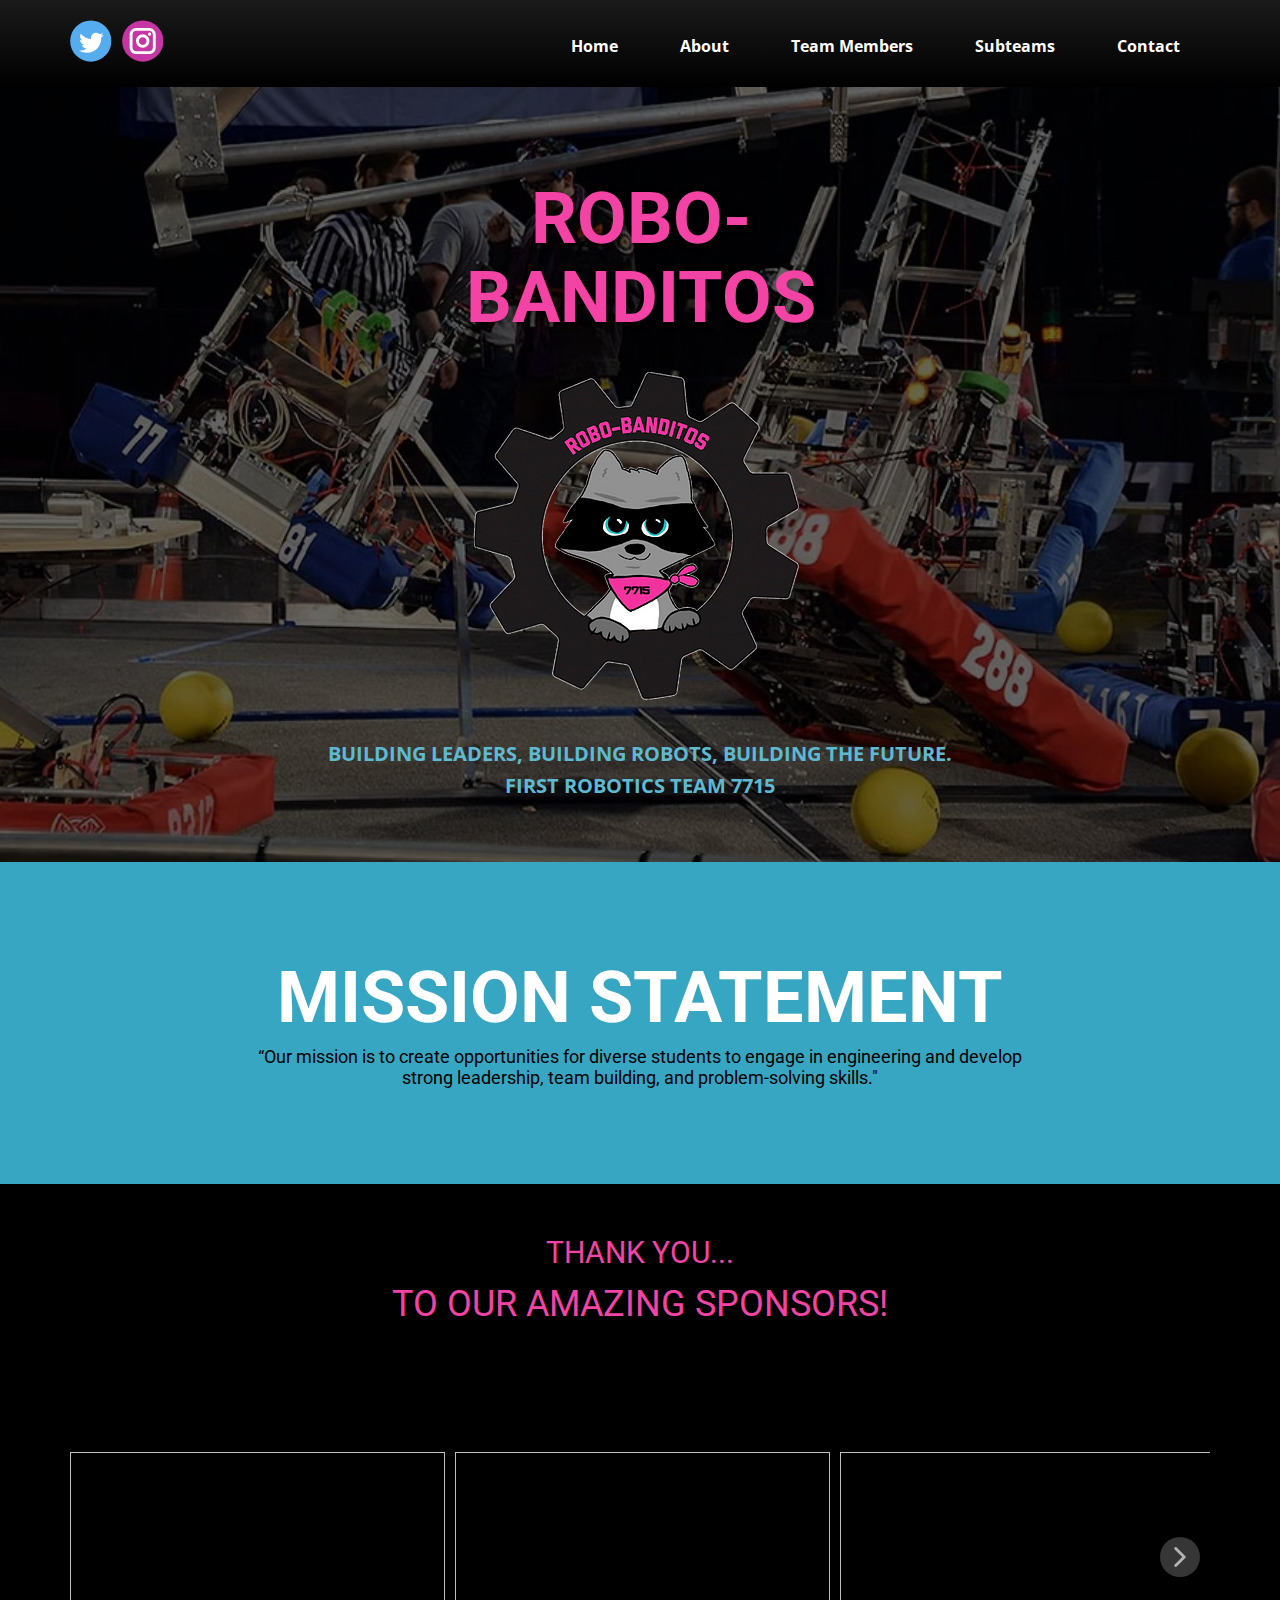
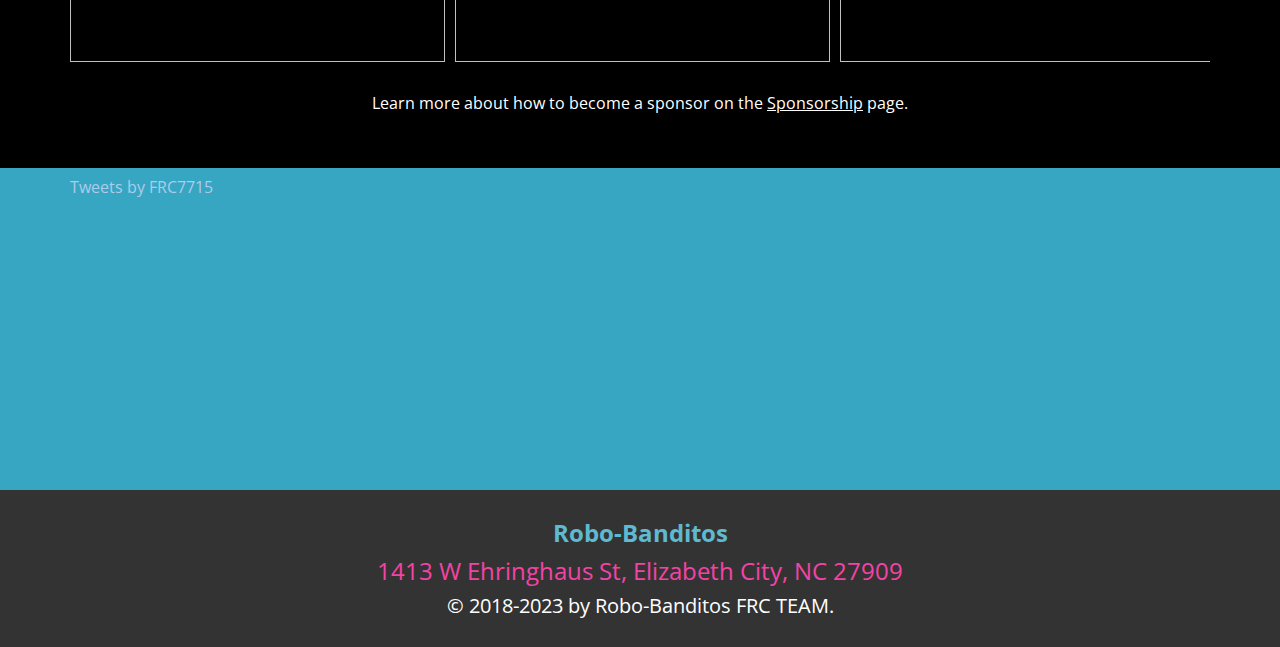
<file: Home.html>
<!DOCTYPE html>
<html style="font-size: 16px;" lang="en-US"><head>
    <meta name="viewport" content="width=device-width, initial-scale=1.0">
    <meta charset="utf-8">
    <meta name="keywords" content="​ROBO-BANDITOS, ​MISSION STATEMENT, ​TO OUR AMAZING SPONSORS!">
    <meta name="description" content="This is the offical website for the FRC team 7715">
    <meta name="page_type" content="np-template-header-footer-from-plugin">
    <meta property="og:title" content="Robo-Banditos 7715">
    <meta property="og:image" content="images/pic1.png">
    <title>Robo-Banditos 7715: Home</title>
    <link rel="stylesheet" href="nicepage.css" media="screen">
<link rel="stylesheet" href="Home.css" media="screen">
    <script class="u-script" type="text/javascript" src="jquery.js" defer=""></script>
    <script class="u-script" type="text/javascript" src="nicepage.js" defer=""></script>
    <link rel="icon" href="images/favicon.webp">
    <link id="u-theme-google-font" rel="stylesheet" href="https://fonts.googleapis.com/css?family=Roboto:100,100i,300,300i,400,400i,500,500i,700,700i,900,900i|Open+Sans:300,300i,400,400i,500,500i,600,600i,700,700i,800,800i">
    
    
    
    
    
    
    <script type="application/ld+json">{
		"@context": "http://schema.org",
		"@type": "Organization",
		"name": "frc7715",
		"sameAs": [
				"https://twitter.com/frc7715",
				"https://www.instagram.com/robobanditos7715/"
		]
}</script>
    <meta name="theme-color" content="#478ac9">
    <meta name="twitter:site" content="@">
    <meta name="twitter:card" content="summary_large_image">
    <meta name="twitter:title" content="Robo-Banditos 7715: Home">
    <meta name="twitter:description" content="frc7715">
    <meta property="og:description" content="This is the offical website for the FRC team 7715">
    <meta property="og:type" content="website">
  <script>
    function gdprConfirmed() {
        return true;
    }
    if (gdprConfirmed()) {
    document.write("\
    \
    <!-- Google Analytics -->\
    <gascript async src=\"https://www.googletagmanager.com/gtag/js?id=G-7EXQM3VXR4\"></gascript>\
    <gascript>\
        window.dataLayer = window.dataLayer || [];\
        function gtag(){dataLayer.push(arguments);}\
        gtag('js', new Date());\
        gtag('config', 'G-7EXQM3VXR4');\
    </gascript>\
    <!-- End Google Analytics -->\
    ".replace(/gascript/g, 'script'));
    }
    </script><script src="https://www.google.com/recaptcha/api.js?render=6Lc4B4ocAAAAADevc-WS11tpEla13W9mrlrYfzqs"></script>
    <script>
( function( grecaptcha, sitekey, actions ) {

	var recaptcha = {

		execute: function( action ) {
			grecaptcha.execute(
				sitekey,
				{ action: action }
			).then( function( token ) {
				var forms = document.getElementsByTagName( 'form' );

				for ( var i = 0; i < forms.length; i++ ) {
					var fields = forms[ i ].getElementsByTagName( 'input' );

					for ( var j = 0; j < fields.length; j++ ) {
						var field = fields[ j ];

						if ( 'recaptchaResponse' === field.getAttribute( 'name' ) ) {
							field.setAttribute( 'value', token );
							break;
						}
					}
				}
			} );
		},

		executeContact: function() {
			recaptcha.execute( actions[ 'contact' ] );
		}
	};

	grecaptcha.ready(
		recaptcha.executeContact
	);

	document.addEventListener( 'change',
		recaptcha.executeContact, false
	);
} )(
	grecaptcha,
	'6Lc4B4ocAAAAADevc-WS11tpEla13W9mrlrYfzqs',
	{"contact":"contact"}
);
    </script>
</head>
  <body class="u-body u-xl-mode"><header class="u-align-left u-clearfix u-header u-section-row-container" id="sec-ad09"><div class="u-section-rows">
        <div class="u-gradient u-section-row u-section-row-1" id="sec-46aa">
          <div class="u-clearfix u-sheet u-sheet-1">
            <div class="u-social-icons u-spacing-10 u-social-icons-1">
              <a class="u-social-url" title="twitter" target="_blank" href="https://twitter.com/frc7715"><span class="u-icon u-social-icon u-social-twitter u-icon-1"><svg class="u-svg-link" preserveAspectRatio="xMidYMin slice" viewBox="0 0 112 112" style=""><use xmlns:xlink="http://www.w3.org/1999/xlink" xlink:href="#svg-3630"></use></svg><svg class="u-svg-content" viewBox="0 0 112 112" x="0" y="0" id="svg-3630"><circle fill="currentColor" class="st0" cx="56.1" cy="56.1" r="55"></circle><path fill="#FFFFFF" d="M83.8,47.3c0,0.6,0,1.2,0,1.7c0,17.7-13.5,38.2-38.2,38.2C38,87.2,31,85,25,81.2c1,0.1,2.1,0.2,3.2,0.2
            c6.3,0,12.1-2.1,16.7-5.7c-5.9-0.1-10.8-4-12.5-9.3c0.8,0.2,1.7,0.2,2.5,0.2c1.2,0,2.4-0.2,3.5-0.5c-6.1-1.2-10.8-6.7-10.8-13.1
            c0-0.1,0-0.1,0-0.2c1.8,1,3.9,1.6,6.1,1.7c-3.6-2.4-6-6.5-6-11.2c0-2.5,0.7-4.8,1.8-6.7c6.6,8.1,16.5,13.5,27.6,14
            c-0.2-1-0.3-2-0.3-3.1c0-7.4,6-13.4,13.4-13.4c3.9,0,7.3,1.6,9.8,4.2c3.1-0.6,5.9-1.7,8.5-3.3c-1,3.1-3.1,5.8-5.9,7.4
            c2.7-0.3,5.3-1,7.7-2.1C88.7,43,86.4,45.4,83.8,47.3z"></path></svg></span>
              </a>
              <a class="u-social-url" title="instagram" target="_blank" href="https://www.instagram.com/robobanditos7715/"><span class="u-icon u-social-icon u-social-instagram u-icon-2"><svg class="u-svg-link" preserveAspectRatio="xMidYMin slice" viewBox="0 0 112 112" style=""><use xmlns:xlink="http://www.w3.org/1999/xlink" xlink:href="#svg-3237"></use></svg><svg class="u-svg-content" viewBox="0 0 112 112" x="0" y="0" id="svg-3237"><circle fill="currentColor" cx="56.1" cy="56.1" r="55"></circle><path fill="#FFFFFF" d="M55.9,38.2c-9.9,0-17.9,8-17.9,17.9C38,66,46,74,55.9,74c9.9,0,17.9-8,17.9-17.9C73.8,46.2,65.8,38.2,55.9,38.2
            z M55.9,66.4c-5.7,0-10.3-4.6-10.3-10.3c-0.1-5.7,4.6-10.3,10.3-10.3c5.7,0,10.3,4.6,10.3,10.3C66.2,61.8,61.6,66.4,55.9,66.4z"></path><path fill="#FFFFFF" d="M74.3,33.5c-2.3,0-4.2,1.9-4.2,4.2s1.9,4.2,4.2,4.2s4.2-1.9,4.2-4.2S76.6,33.5,74.3,33.5z"></path><path fill="#FFFFFF" d="M73.1,21.3H38.6c-9.7,0-17.5,7.9-17.5,17.5v34.5c0,9.7,7.9,17.6,17.5,17.6h34.5c9.7,0,17.5-7.9,17.5-17.5V38.8
            C90.6,29.1,82.7,21.3,73.1,21.3z M83,73.3c0,5.5-4.5,9.9-9.9,9.9H38.6c-5.5,0-9.9-4.5-9.9-9.9V38.8c0-5.5,4.5-9.9,9.9-9.9h34.5
            c5.5,0,9.9,4.5,9.9,9.9V73.3z"></path></svg></span>
              </a>
            </div>
            <nav data-position="" class="u-menu u-menu-dropdown u-offcanvas u-menu-1">
              <div class="menu-collapse" style="font-size: 1rem; letter-spacing: 0px; font-weight: 700;">
                <a class="u-button-style u-custom-active-border-color u-custom-border u-custom-border-color u-custom-borders u-custom-hover-border-color u-custom-left-right-menu-spacing u-custom-padding-bottom u-custom-text-active-color u-custom-text-color u-custom-text-hover-color u-custom-top-bottom-menu-spacing u-nav-link" href="#" style="font-size: calc(1em + 4px); height: 20px; color: rgb(130, 177, 255) !important;">
                  <svg class="u-svg-link" preserveAspectRatio="xMidYMin slice" viewBox="0 -96 512 512" style=""><use xmlns:xlink="http://www.w3.org/1999/xlink" xlink:href="#svg-2e89"></use></svg>
                  <svg class="u-svg-content" viewBox="0 -96 512 512" id="svg-2e89"><g fill="currentColor"><path d="m32 0h448c17.671875 0 32 14.328125 32 32s-14.328125 32-32 32h-448c-17.671875 0-32-14.328125-32-32s14.328125-32 32-32zm0 0"></path><path d="m32 128h448c17.671875 0 32 14.328125 32 32s-14.328125 32-32 32h-448c-17.671875 0-32-14.328125-32-32s14.328125-32 32-32zm0 0"></path><path d="m32 256h448c17.671875 0 32 14.328125 32 32s-14.328125 32-32 32h-448c-17.671875 0-32-14.328125-32-32s14.328125-32 32-32zm0 0"></path>
</g></svg>
                </a>
              </div>
              <div class="u-custom-menu u-nav-container">
                <ul class="u-nav u-spacing-2 u-unstyled u-nav-1"><li class="u-nav-item"><a class="u-active-custom-color-1 u-button-style u-hover-custom-color-1 u-nav-link u-text-active-white u-text-body-alt-color u-text-hover-white" href="https://www.robobanditos7715.com/" style="padding: 10px 30px;">Home</a>
</li><li class="u-nav-item"><a class="u-active-custom-color-1 u-button-style u-hover-custom-color-1 u-nav-link u-text-active-white u-text-body-alt-color u-text-hover-white" href="About.html" style="padding: 10px 30px;">About</a><div class="u-nav-popup"><ul class="u-h-spacing-20 u-nav u-unstyled u-v-spacing-10 u-nav-2"><li class="u-nav-item"><a class="u-button-style u-nav-link u-white" href="https://www.thebluealliance.com/team/7715" target="_blank">Team Stats</a>
</li><li class="u-nav-item"><a class="u-button-style u-nav-link u-white" href="Calender.html">Calender</a>
</li><li class="u-nav-item"><a class="u-button-style u-nav-link u-white" href="Gallery.html">Gallery</a>
</li></ul>
</div>
</li><li class="u-nav-item"><a class="u-active-custom-color-1 u-button-style u-hover-custom-color-1 u-nav-link u-text-active-white u-text-body-alt-color u-text-hover-white" href="Team-Members.html" style="padding: 10px 30px;">Team Members</a>
</li><li class="u-nav-item"><a class="u-active-custom-color-1 u-button-style u-hover-custom-color-1 u-nav-link u-text-active-white u-text-body-alt-color u-text-hover-white" href="Subteams.html" style="padding: 10px 30px;">Subteams</a><div class="u-nav-popup"><ul class="u-h-spacing-20 u-nav u-unstyled u-v-spacing-10 u-nav-3"><li class="u-nav-item"><a class="u-button-style u-nav-link u-white" href="Safety.html">Safety</a>
</li><li class="u-nav-item"><a class="u-button-style u-nav-link u-white" href="Marketing.html">Marketing</a>
</li><li class="u-nav-item"><a class="u-button-style u-nav-link u-white" href="Mechanical-Team.html">Mechanical</a>
</li></ul>
</div>
</li><li class="u-nav-item"><a class="u-active-custom-color-1 u-button-style u-hover-custom-color-1 u-nav-link u-text-active-white u-text-body-alt-color u-text-hover-white" href="Contact.html" style="padding: 10px 30px;">Contact</a><div class="u-nav-popup"><ul class="u-h-spacing-20 u-nav u-unstyled u-v-spacing-10 u-nav-4"><li class="u-nav-item"><a class="u-button-style u-nav-link u-white" href="Sponsor.html">Sponsorship</a>
</li><li class="u-nav-item"><a class="u-button-style u-nav-link u-white" href="https://blog.robobanditos7715.com/" target="_blank">Blog</a>
</li></ul>
</div>
</li></ul>
              </div>
              <div class="u-custom-menu u-nav-container-collapse">
                <div class="u-black u-container-style u-inner-container-layout u-opacity u-opacity-95 u-sidenav">
                  <div class="u-inner-container-layout u-sidenav-overflow">
                    <div class="u-menu-close"></div>
                    <ul class="u-align-center u-nav u-popupmenu-items u-unstyled u-nav-5"><li class="u-nav-item"><a class="u-button-style u-nav-link" href="https://www.robobanditos7715.com/">Home</a>
</li><li class="u-nav-item"><a class="u-button-style u-nav-link" href="About.html">About</a><div class="u-nav-popup"><ul class="u-h-spacing-20 u-nav u-unstyled u-v-spacing-10 u-nav-6"><li class="u-nav-item"><a class="u-button-style u-nav-link" href="https://www.thebluealliance.com/team/7715" target="_blank">Team Stats</a>
</li><li class="u-nav-item"><a class="u-button-style u-nav-link" href="Calender.html">Calender</a>
</li><li class="u-nav-item"><a class="u-button-style u-nav-link" href="Gallery.html">Gallery</a>
</li></ul>
</div>
</li><li class="u-nav-item"><a class="u-button-style u-nav-link" href="Team-Members.html">Team Members</a>
</li><li class="u-nav-item"><a class="u-button-style u-nav-link" href="Subteams.html">Subteams</a><div class="u-nav-popup"><ul class="u-h-spacing-20 u-nav u-unstyled u-v-spacing-10 u-nav-7"><li class="u-nav-item"><a class="u-button-style u-nav-link" href="Safety.html">Safety</a>
</li><li class="u-nav-item"><a class="u-button-style u-nav-link" href="Marketing.html">Marketing</a>
</li><li class="u-nav-item"><a class="u-button-style u-nav-link" href="Mechanical-Team.html">Mechanical</a>
</li></ul>
</div>
</li><li class="u-nav-item"><a class="u-button-style u-nav-link" href="Contact.html">Contact</a><div class="u-nav-popup"><ul class="u-h-spacing-20 u-nav u-unstyled u-v-spacing-10 u-nav-8"><li class="u-nav-item"><a class="u-button-style u-nav-link" href="Sponsor.html">Sponsorship</a>
</li><li class="u-nav-item"><a class="u-button-style u-nav-link" href="https://blog.robobanditos7715.com/" target="_blank">Blog</a>
</li></ul>
</div>
</li></ul>
                  </div>
                </div>
                <div class="u-black u-menu-overlay u-opacity u-opacity-70"></div>
              </div>
            </nav>
          </div>
          
          
          
          
          
        </div>
      </div></header>
    <section class="skrollable u-align-center u-clearfix u-image u-parallax u-shading lazyload u-section-1" src="" data-image-width="1000" data-image-height="630" id="sec-33f6" data-bg="url(&quot;images/4ab1a3_b05dfef63d4447a28edd773272d05227_mv2.webp&quot;)">
      <div class="u-clearfix u-sheet u-sheet-1">
        <h1 class="u-text u-text-custom-color-1 u-title u-text-1" data-animation-name="slideIn" data-animation-duration="1000" data-animation-delay="0" data-animation-direction="Down"> ROBO-BANDITOS</h1>
        <img class="u-image u-image-default lazyload u-image-1" alt="" data-image-width="335" data-image-height="345" data-animation-name="rotateIn" data-animation-duration="1500" data-animation-delay="0" data-animation-direction="" data-src="images/unnamed6.webp">
        <p class="u-large-text u-text u-text-custom-color-2 u-text-variant u-text-2"> Building Leaders, Building Robots, Building the Future.<br>FIRST Robotics Team 7715<br>
        </p>
      </div>
    </section>
    <section class="u-clearfix u-custom-color-3 u-section-2" id="sec-c243">
      <div class="u-clearfix u-sheet u-valign-middle-lg u-valign-middle-md u-valign-middle-xl u-sheet-1">
        <h1 class="u-align-center u-text u-text-default u-text-1"> MISSION STATEMENT</h1>
        <h6 class="u-align-center u-text u-text-black u-text-2"> “Our mission is to create opportunities for diverse students to engage in engineering and develop strong leadership, team building, and problem-solving skills."</h6>
      </div>
    </section>
    <section class="u-align-center u-black u-clearfix u-section-3" id="sec-159f">
      <div class="u-clearfix u-sheet u-valign-middle u-sheet-1">
        <h3 class="u-text u-text-custom-color-1 u-text-default u-text-1"> THANK YOU...</h3>
        <h2 class="u-text u-text-custom-color-1 u-text-default u-text-2"> TO OUR AMAZING SPONSORS!</h2>
        <div class="u-expanded-width u-gallery u-layout-horizontal u-no-transition u-show-text-none u-width-fixed u-gallery-1">
          <div class="u-gallery-inner"><div class="u-gallery-item u-gallery-item-1" data-image-width="285" data-image-height="160" data-href="https://northeastacademy.org" data-target="_blank"><div class="u-back-slide u-back-slide-1"><img class="u-back-image lazyload u-back-image-1" data-src="images/neaaat.png">
</div><div class="u-over-slide u-shading u-over-slide-1"><h3 class="u-gallery-heading"></h3><p class="u-gallery-text"></p>
</div>
</div><div class="u-gallery-item u-gallery-item-2" data-image-width="365" data-image-height="200" data-href="https://www.adamslandandlawn.com/" data-target="_blank"><div class="u-back-slide u-back-slide-2"><img class="u-back-image lazyload u-back-image-2" data-src="images/logo.webp">
</div><div class="u-over-slide u-shading u-over-slide-2"><h3 class="u-gallery-heading"></h3><p class="u-gallery-text"></p>
</div>
</div><div class="u-gallery-item u-gallery-item-3" data-image-width="998" data-image-height="560"><div class="u-back-slide u-back-slide-3"><img class="u-back-image lazyload u-back-image-3" data-src="images/genehaasfoundationsponsor.webp">
</div><div class="u-over-slide u-shading u-over-slide-3"><h3 class="u-gallery-heading"></h3><p class="u-gallery-text"></p>
</div>
</div><div class="u-gallery-item u-gallery-item-4" data-image-width="285" data-image-height="160" data-href="https://www.rtx.com/" data-target="_blank"><div class="u-back-slide u-back-slide-4"><img class="u-back-image lazyload u-back-image-4" data-src="images/raytheon.png">
</div><div class="u-over-slide u-shading u-over-slide-4"><h3 class="u-gallery-heading"></h3><p class="u-gallery-text"></p>
</div>
</div><div class="u-gallery-item u-gallery-item-5" data-image-width="401" data-image-height="85"><div class="u-back-slide u-back-slide-5" data-image-width="285" data-image-height="160"><img class="u-back-image lazyload u-back-image-5" data-src="images/mattress.jpg">
</div><div class="u-over-slide u-shading u-over-slide-5"><h3 class="u-gallery-heading"></h3><p class="u-gallery-text"></p>
</div>
</div></div>
          <a class="u-gallery-nav u-gallery-nav-prev u-grey-70 u-icon-circle u-opacity u-opacity-70 u-spacing-10 u-text-white u-gallery-nav-1" href="#" role="button">
            <span aria-hidden="true">
              <svg viewBox="0 0 451.847 451.847"><path d="M97.141,225.92c0-8.095,3.091-16.192,9.259-22.366L300.689,9.27c12.359-12.359,32.397-12.359,44.751,0
c12.354,12.354,12.354,32.388,0,44.748L173.525,225.92l171.903,171.909c12.354,12.354,12.354,32.391,0,44.744
c-12.354,12.365-32.386,12.365-44.745,0l-194.29-194.281C100.226,242.115,97.141,234.018,97.141,225.92z"></path></svg>
            </span>
            <span class="sr-only">
              <svg viewBox="0 0 451.847 451.847"><path d="M97.141,225.92c0-8.095,3.091-16.192,9.259-22.366L300.689,9.27c12.359-12.359,32.397-12.359,44.751,0
c12.354,12.354,12.354,32.388,0,44.748L173.525,225.92l171.903,171.909c12.354,12.354,12.354,32.391,0,44.744
c-12.354,12.365-32.386,12.365-44.745,0l-194.29-194.281C100.226,242.115,97.141,234.018,97.141,225.92z"></path></svg>
            </span>
          </a>
          <a class="u-absolute-vcenter u-gallery-nav u-gallery-nav-next u-grey-70 u-icon-circle u-opacity u-opacity-70 u-spacing-10 u-text-white u-gallery-nav-2" href="#" role="button">
            <span aria-hidden="true">
              <svg viewBox="0 0 451.846 451.847"><path d="M345.441,248.292L151.154,442.573c-12.359,12.365-32.397,12.365-44.75,0c-12.354-12.354-12.354-32.391,0-44.744
L278.318,225.92L106.409,54.017c-12.354-12.359-12.354-32.394,0-44.748c12.354-12.359,32.391-12.359,44.75,0l194.287,194.284
c6.177,6.18,9.262,14.271,9.262,22.366C354.708,234.018,351.617,242.115,345.441,248.292z"></path></svg>
            </span>
            <span class="sr-only">
              <svg viewBox="0 0 451.846 451.847"><path d="M345.441,248.292L151.154,442.573c-12.359,12.365-32.397,12.365-44.75,0c-12.354-12.354-12.354-32.391,0-44.744
L278.318,225.92L106.409,54.017c-12.354-12.359-12.354-32.394,0-44.748c12.354-12.359,32.391-12.359,44.75,0l194.287,194.284
c6.177,6.18,9.262,14.271,9.262,22.366C354.708,234.018,351.617,242.115,345.441,248.292z"></path></svg>
            </span>
          </a>
        </div>
        <p class="u-text u-text-default u-text-3">
          <a href="Sponsor.html" data-page-id="13588268" class="u-active-none u-border-none u-btn u-button-link u-button-style u-hover-none u-none u-text-white u-btn-1">Learn more about how to become a sponsor on the <span style="text-decoration: underline !important;">Sponsorship</span> page.
          </a>
        </p>
      </div>
    </section>
    <section class="u-clearfix u-custom-color-3 u-section-4" id="carousel_02db">
      <div class="u-align-left u-clearfix u-sheet u-valign-middle u-sheet-1">
        <div class="u-clearfix u-custom-html u-expanded-width u-custom-html-1">
          <a class="twitter-timeline" href="https://twitter.com/FRC7715?ref_src=twsrc%5Etfw">Tweets by FRC7715</a>
          <script async="async" src="https://platform.twitter.com/widgets.js" charset="utf-8"></script>
        </div>
      </div>
    </section>
    
    
    
    <footer class="u-align-center u-clearfix u-footer u-grey-80 u-footer" id="sec-085d"><div class="u-clearfix u-sheet u-sheet-1">
        <p class="u-small-text u-text u-text-variant u-text-1">
          <span style="font-size: 1.25rem;">
            <span style="font-size: 1.5rem;">
              <span style="font-weight: 700;">
                <span class="u-text-custom-color-2">Robo-Banditos</span>
              </span>
              <br>
              <span class="u-text-custom-color-1">1413 W Ehringhaus St, Elizabeth City, NC 27909</span>
            </span>
            <br>© 2018-2023 by Robo-Banditos FRC TEAM.
          </span>
          <br>
        </p>
      </div></footer>
  
</body></html>
</file>
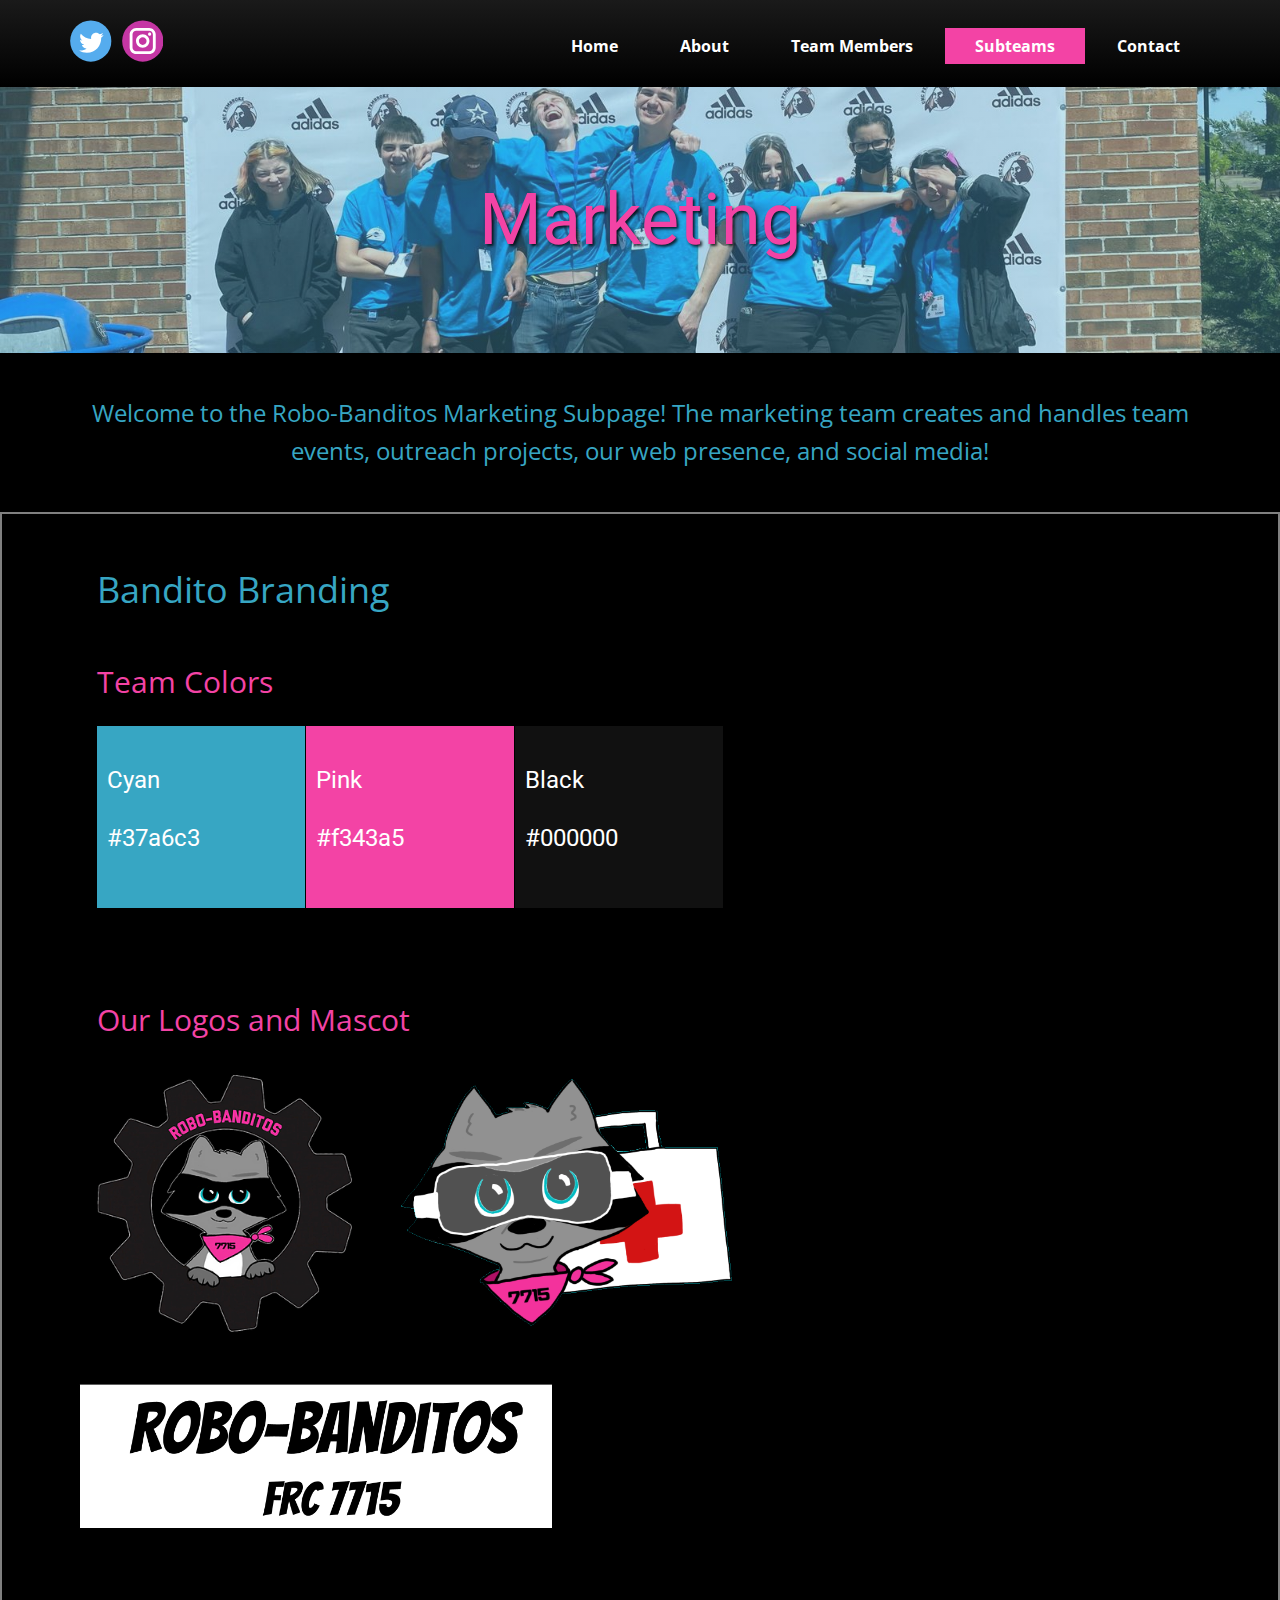
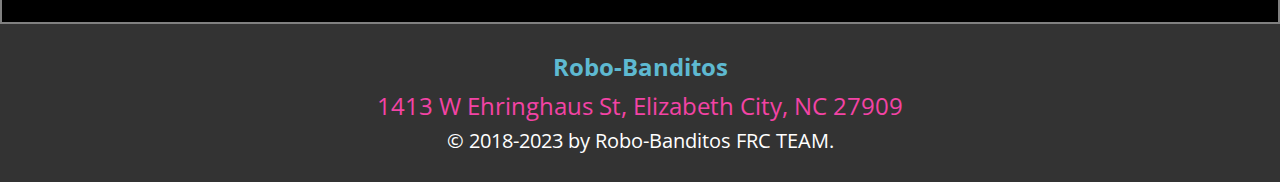
<file: Marketing.html>
<!DOCTYPE html>
<html style="font-size: 16px;" lang="en-US">
  <head>
    <meta name="viewport" content="width=device-width, initial-scale=1.0">
    <meta charset="utf-8">
    <meta name="keywords" content="FRC, Robot, NEAAAT, 7715, Robotics, First">
    <meta name="description" content="THis is the offical website for the FRC team 7715">
    <meta name="page_type" content="np-template-header-footer-from-plugin">
    <title>Robo-Banditos 7715: Marketing</title>
    <link rel="stylesheet" href="nicepage.css" media="screen">
<link rel="stylesheet" href="Marketing.css" media="screen">
    <script class="u-script" type="text/javascript" src="jquery.js" defer=""></script>
    <script class="u-script" type="text/javascript" src="nicepage.js" defer=""></script>
    <link rel="icon" href="images/favicon.webp">
    <link id="u-theme-google-font" rel="stylesheet" href="https://fonts.googleapis.com/css?family=Roboto:100,100i,300,300i,400,400i,500,500i,700,700i,900,900i|Open+Sans:300,300i,400,400i,500,500i,600,600i,700,700i,800,800i">
    
    
    
    
    
    <script type="application/ld+json">{
		"@context": "http://schema.org",
		"@type": "Organization",
		"name": "frc7715",
		"sameAs": [
				"https://twitter.com/frc7715",
				"https://www.instagram.com/robobanditos7715/"
		]
}</script>
    <meta name="theme-color" content="#478ac9">
    <meta name="twitter:site" content="@">
    <meta name="twitter:card" content="summary_large_image">
    <meta name="twitter:title" content="Robo-Banditos 7715: Marketing">
    <meta name="twitter:description" content="frc7715">
    <meta property="og:title" content="Robo-Banditos 7715: Marketing">
    <meta property="og:description" content="THis is the offical website for the FRC team 7715">
    <meta property="og:type" content="website">
  <script>
    function gdprConfirmed() {
        return true;
    }
    if (gdprConfirmed()) {
    document.write("\
    \
    <!-- Google Analytics -->\
    <gascript async src=\"https://www.googletagmanager.com/gtag/js?id=G-7EXQM3VXR4\"></gascript>\
    <gascript>\
        window.dataLayer = window.dataLayer || [];\
        function gtag(){dataLayer.push(arguments);}\
        gtag('js', new Date());\
        gtag('config', 'G-7EXQM3VXR4');\
    </gascript>\
    <!-- End Google Analytics -->\
    ".replace(/gascript/g, 'script'));
    }
    </script><script src="https://www.google.com/recaptcha/api.js?render=6Lc4B4ocAAAAADevc-WS11tpEla13W9mrlrYfzqs"></script>
    <script>
( function( grecaptcha, sitekey, actions ) {

	var recaptcha = {

		execute: function( action ) {
			grecaptcha.execute(
				sitekey,
				{ action: action }
			).then( function( token ) {
				var forms = document.getElementsByTagName( 'form' );

				for ( var i = 0; i < forms.length; i++ ) {
					var fields = forms[ i ].getElementsByTagName( 'input' );

					for ( var j = 0; j < fields.length; j++ ) {
						var field = fields[ j ];

						if ( 'recaptchaResponse' === field.getAttribute( 'name' ) ) {
							field.setAttribute( 'value', token );
							break;
						}
					}
				}
			} );
		},

		executeContact: function() {
			recaptcha.execute( actions[ 'contact' ] );
		}
	};

	grecaptcha.ready(
		recaptcha.executeContact
	);

	document.addEventListener( 'change',
		recaptcha.executeContact, false
	);
} )(
	grecaptcha,
	'6Lc4B4ocAAAAADevc-WS11tpEla13W9mrlrYfzqs',
	{"contact":"contact"}
);
    </script>
</head>
  <body class="u-body u-xl-mode"><header class="u-align-left u-clearfix u-header u-section-row-container" id="sec-ad09"><div class="u-section-rows">
        <div class="u-gradient u-section-row u-section-row-1" id="sec-46aa">
          <div class="u-clearfix u-sheet u-sheet-1">
            <div class="u-social-icons u-spacing-10 u-social-icons-1">
              <a class="u-social-url" title="twitter" target="_blank" href="https://twitter.com/frc7715"><span class="u-icon u-social-icon u-social-twitter u-icon-1"><svg class="u-svg-link" preserveAspectRatio="xMidYMin slice" viewBox="0 0 112 112" style=""><use xmlns:xlink="http://www.w3.org/1999/xlink" xlink:href="#svg-3630"></use></svg><svg class="u-svg-content" viewBox="0 0 112 112" x="0" y="0" id="svg-3630"><circle fill="currentColor" class="st0" cx="56.1" cy="56.1" r="55"></circle><path fill="#FFFFFF" d="M83.8,47.3c0,0.6,0,1.2,0,1.7c0,17.7-13.5,38.2-38.2,38.2C38,87.2,31,85,25,81.2c1,0.1,2.1,0.2,3.2,0.2
            c6.3,0,12.1-2.1,16.7-5.7c-5.9-0.1-10.8-4-12.5-9.3c0.8,0.2,1.7,0.2,2.5,0.2c1.2,0,2.4-0.2,3.5-0.5c-6.1-1.2-10.8-6.7-10.8-13.1
            c0-0.1,0-0.1,0-0.2c1.8,1,3.9,1.6,6.1,1.7c-3.6-2.4-6-6.5-6-11.2c0-2.5,0.7-4.8,1.8-6.7c6.6,8.1,16.5,13.5,27.6,14
            c-0.2-1-0.3-2-0.3-3.1c0-7.4,6-13.4,13.4-13.4c3.9,0,7.3,1.6,9.8,4.2c3.1-0.6,5.9-1.7,8.5-3.3c-1,3.1-3.1,5.8-5.9,7.4
            c2.7-0.3,5.3-1,7.7-2.1C88.7,43,86.4,45.4,83.8,47.3z"></path></svg></span>
              </a>
              <a class="u-social-url" title="instagram" target="_blank" href="https://www.instagram.com/robobanditos7715/"><span class="u-icon u-social-icon u-social-instagram u-icon-2"><svg class="u-svg-link" preserveAspectRatio="xMidYMin slice" viewBox="0 0 112 112" style=""><use xmlns:xlink="http://www.w3.org/1999/xlink" xlink:href="#svg-3237"></use></svg><svg class="u-svg-content" viewBox="0 0 112 112" x="0" y="0" id="svg-3237"><circle fill="currentColor" cx="56.1" cy="56.1" r="55"></circle><path fill="#FFFFFF" d="M55.9,38.2c-9.9,0-17.9,8-17.9,17.9C38,66,46,74,55.9,74c9.9,0,17.9-8,17.9-17.9C73.8,46.2,65.8,38.2,55.9,38.2
            z M55.9,66.4c-5.7,0-10.3-4.6-10.3-10.3c-0.1-5.7,4.6-10.3,10.3-10.3c5.7,0,10.3,4.6,10.3,10.3C66.2,61.8,61.6,66.4,55.9,66.4z"></path><path fill="#FFFFFF" d="M74.3,33.5c-2.3,0-4.2,1.9-4.2,4.2s1.9,4.2,4.2,4.2s4.2-1.9,4.2-4.2S76.6,33.5,74.3,33.5z"></path><path fill="#FFFFFF" d="M73.1,21.3H38.6c-9.7,0-17.5,7.9-17.5,17.5v34.5c0,9.7,7.9,17.6,17.5,17.6h34.5c9.7,0,17.5-7.9,17.5-17.5V38.8
            C90.6,29.1,82.7,21.3,73.1,21.3z M83,73.3c0,5.5-4.5,9.9-9.9,9.9H38.6c-5.5,0-9.9-4.5-9.9-9.9V38.8c0-5.5,4.5-9.9,9.9-9.9h34.5
            c5.5,0,9.9,4.5,9.9,9.9V73.3z"></path></svg></span>
              </a>
            </div>
            <nav data-position="" class="u-menu u-menu-dropdown u-offcanvas u-menu-1">
              <div class="menu-collapse" style="font-size: 1rem; letter-spacing: 0px; font-weight: 700;">
                <a class="u-button-style u-custom-active-border-color u-custom-border u-custom-border-color u-custom-borders u-custom-hover-border-color u-custom-left-right-menu-spacing u-custom-padding-bottom u-custom-text-active-color u-custom-text-color u-custom-text-hover-color u-custom-top-bottom-menu-spacing u-nav-link" href="#" style="font-size: calc(1em + 4px); height: 20px; color: rgb(130, 177, 255) !important;">
                  <svg class="u-svg-link" preserveAspectRatio="xMidYMin slice" viewBox="0 -96 512 512" style=""><use xmlns:xlink="http://www.w3.org/1999/xlink" xlink:href="#svg-2e89"></use></svg>
                  <svg class="u-svg-content" viewBox="0 -96 512 512" id="svg-2e89"><g fill="currentColor"><path d="m32 0h448c17.671875 0 32 14.328125 32 32s-14.328125 32-32 32h-448c-17.671875 0-32-14.328125-32-32s14.328125-32 32-32zm0 0"></path><path d="m32 128h448c17.671875 0 32 14.328125 32 32s-14.328125 32-32 32h-448c-17.671875 0-32-14.328125-32-32s14.328125-32 32-32zm0 0"></path><path d="m32 256h448c17.671875 0 32 14.328125 32 32s-14.328125 32-32 32h-448c-17.671875 0-32-14.328125-32-32s14.328125-32 32-32zm0 0"></path>
</g></svg>
                </a>
              </div>
              <div class="u-custom-menu u-nav-container">
                <ul class="u-nav u-spacing-2 u-unstyled u-nav-1"><li class="u-nav-item"><a class="u-active-custom-color-1 u-button-style u-hover-custom-color-1 u-nav-link u-text-active-white u-text-body-alt-color u-text-hover-white" href="https://www.robobanditos7715.com/" style="padding: 10px 30px;">Home</a>
</li><li class="u-nav-item"><a class="u-active-custom-color-1 u-button-style u-hover-custom-color-1 u-nav-link u-text-active-white u-text-body-alt-color u-text-hover-white" href="About.html" style="padding: 10px 30px;">About</a><div class="u-nav-popup"><ul class="u-h-spacing-20 u-nav u-unstyled u-v-spacing-10 u-nav-2"><li class="u-nav-item"><a class="u-button-style u-nav-link u-white" href="https://www.thebluealliance.com/team/7715" target="_blank">Team Stats</a>
</li><li class="u-nav-item"><a class="u-button-style u-nav-link u-white" href="Calender.html">Calender</a>
</li><li class="u-nav-item"><a class="u-button-style u-nav-link u-white" href="Gallery.html">Gallery</a>
</li></ul>
</div>
</li><li class="u-nav-item"><a class="u-active-custom-color-1 u-button-style u-hover-custom-color-1 u-nav-link u-text-active-white u-text-body-alt-color u-text-hover-white" href="Team-Members.html" style="padding: 10px 30px;">Team Members</a>
</li><li class="u-nav-item"><a class="u-active-custom-color-1 u-button-style u-hover-custom-color-1 u-nav-link u-text-active-white u-text-body-alt-color u-text-hover-white" href="Subteams.html" style="padding: 10px 30px;">Subteams</a><div class="u-nav-popup"><ul class="u-h-spacing-20 u-nav u-unstyled u-v-spacing-10 u-nav-3"><li class="u-nav-item"><a class="u-button-style u-nav-link u-white" href="Safety.html">Safety</a>
</li><li class="u-nav-item"><a class="u-button-style u-nav-link u-white" href="Marketing.html">Marketing</a>
</li><li class="u-nav-item"><a class="u-button-style u-nav-link u-white" href="Mechanical-Team.html">Mechanical</a>
</li></ul>
</div>
</li><li class="u-nav-item"><a class="u-active-custom-color-1 u-button-style u-hover-custom-color-1 u-nav-link u-text-active-white u-text-body-alt-color u-text-hover-white" href="Contact.html" style="padding: 10px 30px;">Contact</a><div class="u-nav-popup"><ul class="u-h-spacing-20 u-nav u-unstyled u-v-spacing-10 u-nav-4"><li class="u-nav-item"><a class="u-button-style u-nav-link u-white" href="Sponsor.html">Sponsorship</a>
</li><li class="u-nav-item"><a class="u-button-style u-nav-link u-white" href="https://blog.robobanditos7715.com/" target="_blank">Blog</a>
</li></ul>
</div>
</li></ul>
              </div>
              <div class="u-custom-menu u-nav-container-collapse">
                <div class="u-black u-container-style u-inner-container-layout u-opacity u-opacity-95 u-sidenav">
                  <div class="u-inner-container-layout u-sidenav-overflow">
                    <div class="u-menu-close"></div>
                    <ul class="u-align-center u-nav u-popupmenu-items u-unstyled u-nav-5"><li class="u-nav-item"><a class="u-button-style u-nav-link" href="https://www.robobanditos7715.com/">Home</a>
</li><li class="u-nav-item"><a class="u-button-style u-nav-link" href="About.html">About</a><div class="u-nav-popup"><ul class="u-h-spacing-20 u-nav u-unstyled u-v-spacing-10 u-nav-6"><li class="u-nav-item"><a class="u-button-style u-nav-link" href="https://www.thebluealliance.com/team/7715" target="_blank">Team Stats</a>
</li><li class="u-nav-item"><a class="u-button-style u-nav-link" href="Calender.html">Calender</a>
</li><li class="u-nav-item"><a class="u-button-style u-nav-link" href="Gallery.html">Gallery</a>
</li></ul>
</div>
</li><li class="u-nav-item"><a class="u-button-style u-nav-link" href="Team-Members.html">Team Members</a>
</li><li class="u-nav-item"><a class="u-button-style u-nav-link" href="Subteams.html">Subteams</a><div class="u-nav-popup"><ul class="u-h-spacing-20 u-nav u-unstyled u-v-spacing-10 u-nav-7"><li class="u-nav-item"><a class="u-button-style u-nav-link" href="Safety.html">Safety</a>
</li><li class="u-nav-item"><a class="u-button-style u-nav-link" href="Marketing.html">Marketing</a>
</li><li class="u-nav-item"><a class="u-button-style u-nav-link" href="Mechanical-Team.html">Mechanical</a>
</li></ul>
</div>
</li><li class="u-nav-item"><a class="u-button-style u-nav-link" href="Contact.html">Contact</a><div class="u-nav-popup"><ul class="u-h-spacing-20 u-nav u-unstyled u-v-spacing-10 u-nav-8"><li class="u-nav-item"><a class="u-button-style u-nav-link" href="Sponsor.html">Sponsorship</a>
</li><li class="u-nav-item"><a class="u-button-style u-nav-link" href="https://blog.robobanditos7715.com/" target="_blank">Blog</a>
</li></ul>
</div>
</li></ul>
                  </div>
                </div>
                <div class="u-black u-menu-overlay u-opacity u-opacity-70"></div>
              </div>
            </nav>
          </div>
          
          
          
          
          
        </div>
      </div></header>
    <section class="skrollable u-align-center u-clearfix u-image u-shading lazyload u-section-1" src="" data-image-width="4032" data-image-height="3024" id="sec-52f9" data-bg="url(&quot;images/IMG_4077.JPG&quot;)">
      <div class="u-clearfix u-sheet u-valign-middle u-sheet-1">
        <h1 class="u-text u-text-custom-color-1 u-title u-text-1">Marketing</h1>
      </div>
    </section>
    <section class="u-black u-clearfix u-section-2" id="sec-1150">
      <div class="u-clearfix u-sheet u-valign-middle u-sheet-1">
        <div class="fr-view u-align-center u-clearfix u-rich-text u-text u-text-1">
          <p>
            <span class="u-text-custom-color-3" style="font-size: 1.5rem;">Welcome to the Robo-Banditos Marketing Subpage! The marketing team creates and handles team events, outreach projects, our web presence, and social media!</span>
          </p>
        </div>
      </div>
    </section>
    <section class="u-black u-border-2 u-border-grey-50 u-clearfix u-section-3" id="sec-f523">
      <div class="u-clearfix u-sheet u-sheet-1">
        <div class="fr-view u-align-center u-clearfix u-rich-text u-text u-text-1">
          <p style="text-align: left;">
            <span class="u-text-custom-color-3" style="font-size: 2.25rem;">Bandito Branding</span>
          </p>
        </div>
        <div class="fr-view u-align-center u-clearfix u-rich-text u-text u-text-2">
          <p style="text-align: left;">
            <span class="u-text-custom-color-1" style="font-size: 1.875rem;">Team Colors</span>
          </p>
        </div>
        <div class="u-list u-list-1">
          <div class="u-repeater u-repeater-1">
            <div class="u-container-style u-custom-color-3 u-custom-item u-list-item u-preserve-proportions u-repeater-item u-shape-rectangle">
              <div class="u-container-layout u-similar-container u-container-layout-1">
                <h4 class="u-custom-item u-text u-text-3">Cyan<br>
                  <br>#37a6c3<br>
                </h4>
              </div>
            </div>
            <div class="u-container-style u-custom-color-1 u-custom-item u-list-item u-preserve-proportions u-repeater-item u-shape-rectangle">
              <div class="u-container-layout u-similar-container u-container-layout-2">
                <h4 class="u-custom-item u-text u-text-4">Pink<br>
                  <br> #f343a5<br>
                </h4>
              </div>
            </div>
            <div class="u-container-style u-custom-color-4 u-custom-item u-list-item u-preserve-proportions u-repeater-item u-shape-rectangle">
              <div class="u-container-layout u-similar-container u-container-layout-3">
                <h4 class="u-custom-item u-text u-text-5">Black<br>
                  <br>#000000
                </h4>
              </div>
            </div>
          </div>
        </div>
        <div class="fr-view u-align-center u-clearfix u-rich-text u-text u-text-6">
          <p style="text-align: left;">
            <span class="u-text-custom-color-1" style="font-size: 1.875rem;">Our Logos and Mascot</span>
          </p>
        </div>
        <img class="u-image u-image-default lazyload u-image-1" alt="" data-image-width="335" data-image-height="345" data-src="images/favicon.webp?rand=c5e2">
        <img class="u-image u-image-default lazyload u-image-2" alt="" data-image-width="559" data-image-height="435" data-src="images/mediclogo-26.webp">
        <img class="u-image u-image-default lazyload u-image-3" alt="" data-image-width="960" data-image-height="720" data-src="images/Robo-Banditos.png">
      </div>
    </section>
    
    
    
    <footer class="u-align-center u-clearfix u-footer u-grey-80 u-footer" id="sec-085d"><div class="u-clearfix u-sheet u-sheet-1">
        <p class="u-small-text u-text u-text-variant u-text-1">
          <span style="font-size: 1.25rem;">
            <span style="font-size: 1.5rem;">
              <span style="font-weight: 700;">
                <span class="u-text-custom-color-2">Robo-Banditos</span>
              </span>
              <br>
              <span class="u-text-custom-color-1">1413 W Ehringhaus St, Elizabeth City, NC 27909</span>
            </span>
            <br>© 2018-2023 by Robo-Banditos FRC TEAM.
          </span>
          <br>
        </p>
      </div></footer>
  </body>
</html>
</file>
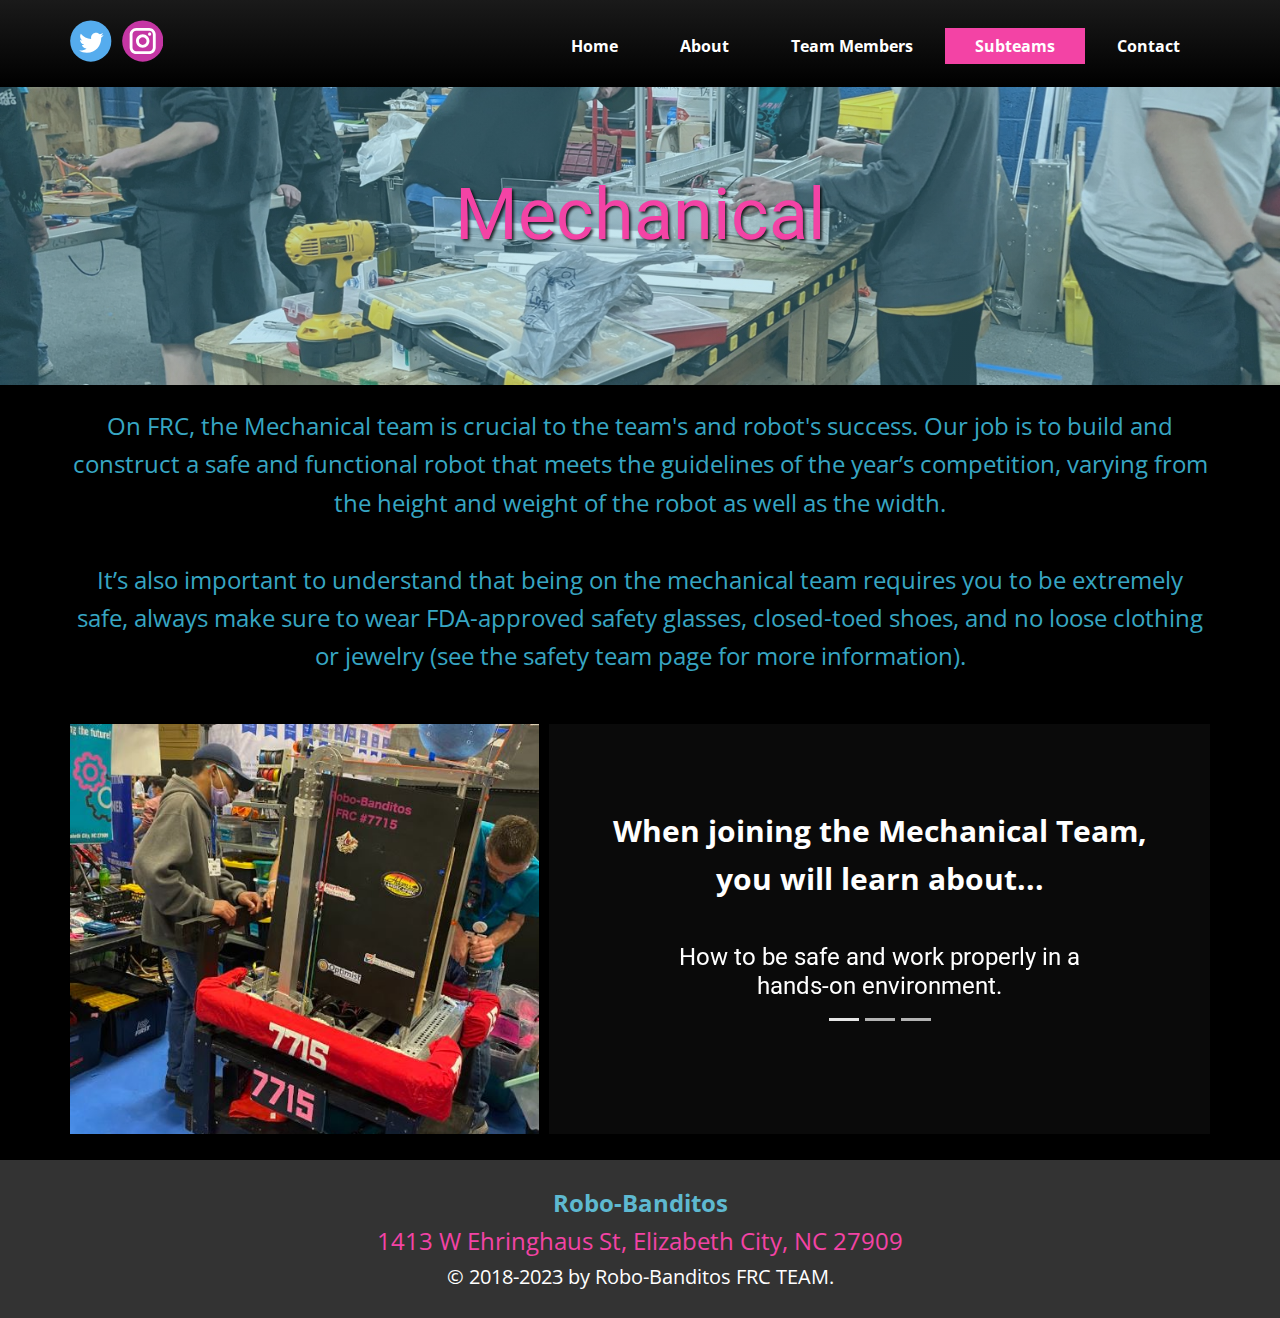
<file: Mechanical-Team.html>
<!DOCTYPE html>
<html style="font-size: 16px;" lang="en-US">
  <head>
    <meta name="viewport" content="width=device-width, initial-scale=1.0">
    <meta charset="utf-8">
    <meta name="keywords" content="FRC, Robot, NEAAAT, 7715, Robotics, First">
    <meta name="description" content="THis is the offical website for the FRC team 7715">
    <meta name="page_type" content="np-template-header-footer-from-plugin">
    <title>Robo-Banditos 7715: Mechanical Team</title>
    <link rel="stylesheet" href="nicepage.css" media="screen">
<link rel="stylesheet" href="Mechanical-Team.css" media="screen">
    <script class="u-script" type="text/javascript" src="jquery.js" defer=""></script>
    <script class="u-script" type="text/javascript" src="nicepage.js" defer=""></script>
    <link rel="icon" href="images/favicon.webp">
    <link id="u-theme-google-font" rel="stylesheet" href="https://fonts.googleapis.com/css?family=Roboto:100,100i,300,300i,400,400i,500,500i,700,700i,900,900i|Open+Sans:300,300i,400,400i,500,500i,600,600i,700,700i,800,800i">
    
    
    
    
    
    <script type="application/ld+json">{
		"@context": "http://schema.org",
		"@type": "Organization",
		"name": "frc7715",
		"sameAs": [
				"https://twitter.com/frc7715",
				"https://www.instagram.com/robobanditos7715/"
		]
}</script>
    <meta name="theme-color" content="#478ac9">
    <meta name="twitter:site" content="@">
    <meta name="twitter:card" content="summary_large_image">
    <meta name="twitter:title" content="Robo-Banditos 7715: Mechanical Team">
    <meta name="twitter:description" content="frc7715">
    <meta property="og:title" content="Robo-Banditos 7715: Mechanical Team">
    <meta property="og:description" content="THis is the offical website for the FRC team 7715">
    <meta property="og:type" content="website">
  <script>
    function gdprConfirmed() {
        return true;
    }
    if (gdprConfirmed()) {
    document.write("\
    \
    <!-- Google Analytics -->\
    <gascript async src=\"https://www.googletagmanager.com/gtag/js?id=G-7EXQM3VXR4\"></gascript>\
    <gascript>\
        window.dataLayer = window.dataLayer || [];\
        function gtag(){dataLayer.push(arguments);}\
        gtag('js', new Date());\
        gtag('config', 'G-7EXQM3VXR4');\
    </gascript>\
    <!-- End Google Analytics -->\
    ".replace(/gascript/g, 'script'));
    }
    </script><script src="https://www.google.com/recaptcha/api.js?render=6Lc4B4ocAAAAADevc-WS11tpEla13W9mrlrYfzqs"></script>
    <script>
( function( grecaptcha, sitekey, actions ) {

	var recaptcha = {

		execute: function( action ) {
			grecaptcha.execute(
				sitekey,
				{ action: action }
			).then( function( token ) {
				var forms = document.getElementsByTagName( 'form' );

				for ( var i = 0; i < forms.length; i++ ) {
					var fields = forms[ i ].getElementsByTagName( 'input' );

					for ( var j = 0; j < fields.length; j++ ) {
						var field = fields[ j ];

						if ( 'recaptchaResponse' === field.getAttribute( 'name' ) ) {
							field.setAttribute( 'value', token );
							break;
						}
					}
				}
			} );
		},

		executeContact: function() {
			recaptcha.execute( actions[ 'contact' ] );
		}
	};

	grecaptcha.ready(
		recaptcha.executeContact
	);

	document.addEventListener( 'change',
		recaptcha.executeContact, false
	);
} )(
	grecaptcha,
	'6Lc4B4ocAAAAADevc-WS11tpEla13W9mrlrYfzqs',
	{"contact":"contact"}
);
    </script>
</head>
  <body class="u-body u-xl-mode"><header class="u-align-left u-clearfix u-header u-section-row-container" id="sec-ad09"><div class="u-section-rows">
        <div class="u-gradient u-section-row u-section-row-1" id="sec-46aa">
          <div class="u-clearfix u-sheet u-sheet-1">
            <div class="u-social-icons u-spacing-10 u-social-icons-1">
              <a class="u-social-url" title="twitter" target="_blank" href="https://twitter.com/frc7715"><span class="u-icon u-social-icon u-social-twitter u-icon-1"><svg class="u-svg-link" preserveAspectRatio="xMidYMin slice" viewBox="0 0 112 112" style=""><use xmlns:xlink="http://www.w3.org/1999/xlink" xlink:href="#svg-3630"></use></svg><svg class="u-svg-content" viewBox="0 0 112 112" x="0" y="0" id="svg-3630"><circle fill="currentColor" class="st0" cx="56.1" cy="56.1" r="55"></circle><path fill="#FFFFFF" d="M83.8,47.3c0,0.6,0,1.2,0,1.7c0,17.7-13.5,38.2-38.2,38.2C38,87.2,31,85,25,81.2c1,0.1,2.1,0.2,3.2,0.2
            c6.3,0,12.1-2.1,16.7-5.7c-5.9-0.1-10.8-4-12.5-9.3c0.8,0.2,1.7,0.2,2.5,0.2c1.2,0,2.4-0.2,3.5-0.5c-6.1-1.2-10.8-6.7-10.8-13.1
            c0-0.1,0-0.1,0-0.2c1.8,1,3.9,1.6,6.1,1.7c-3.6-2.4-6-6.5-6-11.2c0-2.5,0.7-4.8,1.8-6.7c6.6,8.1,16.5,13.5,27.6,14
            c-0.2-1-0.3-2-0.3-3.1c0-7.4,6-13.4,13.4-13.4c3.9,0,7.3,1.6,9.8,4.2c3.1-0.6,5.9-1.7,8.5-3.3c-1,3.1-3.1,5.8-5.9,7.4
            c2.7-0.3,5.3-1,7.7-2.1C88.7,43,86.4,45.4,83.8,47.3z"></path></svg></span>
              </a>
              <a class="u-social-url" title="instagram" target="_blank" href="https://www.instagram.com/robobanditos7715/"><span class="u-icon u-social-icon u-social-instagram u-icon-2"><svg class="u-svg-link" preserveAspectRatio="xMidYMin slice" viewBox="0 0 112 112" style=""><use xmlns:xlink="http://www.w3.org/1999/xlink" xlink:href="#svg-3237"></use></svg><svg class="u-svg-content" viewBox="0 0 112 112" x="0" y="0" id="svg-3237"><circle fill="currentColor" cx="56.1" cy="56.1" r="55"></circle><path fill="#FFFFFF" d="M55.9,38.2c-9.9,0-17.9,8-17.9,17.9C38,66,46,74,55.9,74c9.9,0,17.9-8,17.9-17.9C73.8,46.2,65.8,38.2,55.9,38.2
            z M55.9,66.4c-5.7,0-10.3-4.6-10.3-10.3c-0.1-5.7,4.6-10.3,10.3-10.3c5.7,0,10.3,4.6,10.3,10.3C66.2,61.8,61.6,66.4,55.9,66.4z"></path><path fill="#FFFFFF" d="M74.3,33.5c-2.3,0-4.2,1.9-4.2,4.2s1.9,4.2,4.2,4.2s4.2-1.9,4.2-4.2S76.6,33.5,74.3,33.5z"></path><path fill="#FFFFFF" d="M73.1,21.3H38.6c-9.7,0-17.5,7.9-17.5,17.5v34.5c0,9.7,7.9,17.6,17.5,17.6h34.5c9.7,0,17.5-7.9,17.5-17.5V38.8
            C90.6,29.1,82.7,21.3,73.1,21.3z M83,73.3c0,5.5-4.5,9.9-9.9,9.9H38.6c-5.5,0-9.9-4.5-9.9-9.9V38.8c0-5.5,4.5-9.9,9.9-9.9h34.5
            c5.5,0,9.9,4.5,9.9,9.9V73.3z"></path></svg></span>
              </a>
            </div>
            <nav data-position="" class="u-menu u-menu-dropdown u-offcanvas u-menu-1">
              <div class="menu-collapse" style="font-size: 1rem; letter-spacing: 0px; font-weight: 700;">
                <a class="u-button-style u-custom-active-border-color u-custom-border u-custom-border-color u-custom-borders u-custom-hover-border-color u-custom-left-right-menu-spacing u-custom-padding-bottom u-custom-text-active-color u-custom-text-color u-custom-text-hover-color u-custom-top-bottom-menu-spacing u-nav-link" href="#" style="font-size: calc(1em + 4px); height: 20px; color: rgb(130, 177, 255) !important;">
                  <svg class="u-svg-link" preserveAspectRatio="xMidYMin slice" viewBox="0 -96 512 512" style=""><use xmlns:xlink="http://www.w3.org/1999/xlink" xlink:href="#svg-2e89"></use></svg>
                  <svg class="u-svg-content" viewBox="0 -96 512 512" id="svg-2e89"><g fill="currentColor"><path d="m32 0h448c17.671875 0 32 14.328125 32 32s-14.328125 32-32 32h-448c-17.671875 0-32-14.328125-32-32s14.328125-32 32-32zm0 0"></path><path d="m32 128h448c17.671875 0 32 14.328125 32 32s-14.328125 32-32 32h-448c-17.671875 0-32-14.328125-32-32s14.328125-32 32-32zm0 0"></path><path d="m32 256h448c17.671875 0 32 14.328125 32 32s-14.328125 32-32 32h-448c-17.671875 0-32-14.328125-32-32s14.328125-32 32-32zm0 0"></path>
</g></svg>
                </a>
              </div>
              <div class="u-custom-menu u-nav-container">
                <ul class="u-nav u-spacing-2 u-unstyled u-nav-1"><li class="u-nav-item"><a class="u-active-custom-color-1 u-button-style u-hover-custom-color-1 u-nav-link u-text-active-white u-text-body-alt-color u-text-hover-white" href="https://www.robobanditos7715.com/" style="padding: 10px 30px;">Home</a>
</li><li class="u-nav-item"><a class="u-active-custom-color-1 u-button-style u-hover-custom-color-1 u-nav-link u-text-active-white u-text-body-alt-color u-text-hover-white" href="About.html" style="padding: 10px 30px;">About</a><div class="u-nav-popup"><ul class="u-h-spacing-20 u-nav u-unstyled u-v-spacing-10 u-nav-2"><li class="u-nav-item"><a class="u-button-style u-nav-link u-white" href="https://www.thebluealliance.com/team/7715" target="_blank">Team Stats</a>
</li><li class="u-nav-item"><a class="u-button-style u-nav-link u-white" href="Calender.html">Calender</a>
</li><li class="u-nav-item"><a class="u-button-style u-nav-link u-white" href="Gallery.html">Gallery</a>
</li></ul>
</div>
</li><li class="u-nav-item"><a class="u-active-custom-color-1 u-button-style u-hover-custom-color-1 u-nav-link u-text-active-white u-text-body-alt-color u-text-hover-white" href="Team-Members.html" style="padding: 10px 30px;">Team Members</a>
</li><li class="u-nav-item"><a class="u-active-custom-color-1 u-button-style u-hover-custom-color-1 u-nav-link u-text-active-white u-text-body-alt-color u-text-hover-white" href="Subteams.html" style="padding: 10px 30px;">Subteams</a><div class="u-nav-popup"><ul class="u-h-spacing-20 u-nav u-unstyled u-v-spacing-10 u-nav-3"><li class="u-nav-item"><a class="u-button-style u-nav-link u-white" href="Safety.html">Safety</a>
</li><li class="u-nav-item"><a class="u-button-style u-nav-link u-white" href="Marketing.html">Marketing</a>
</li><li class="u-nav-item"><a class="u-button-style u-nav-link u-white" href="Mechanical-Team.html">Mechanical</a>
</li></ul>
</div>
</li><li class="u-nav-item"><a class="u-active-custom-color-1 u-button-style u-hover-custom-color-1 u-nav-link u-text-active-white u-text-body-alt-color u-text-hover-white" href="Contact.html" style="padding: 10px 30px;">Contact</a><div class="u-nav-popup"><ul class="u-h-spacing-20 u-nav u-unstyled u-v-spacing-10 u-nav-4"><li class="u-nav-item"><a class="u-button-style u-nav-link u-white" href="Sponsor.html">Sponsorship</a>
</li><li class="u-nav-item"><a class="u-button-style u-nav-link u-white" href="https://blog.robobanditos7715.com/" target="_blank">Blog</a>
</li></ul>
</div>
</li></ul>
              </div>
              <div class="u-custom-menu u-nav-container-collapse">
                <div class="u-black u-container-style u-inner-container-layout u-opacity u-opacity-95 u-sidenav">
                  <div class="u-inner-container-layout u-sidenav-overflow">
                    <div class="u-menu-close"></div>
                    <ul class="u-align-center u-nav u-popupmenu-items u-unstyled u-nav-5"><li class="u-nav-item"><a class="u-button-style u-nav-link" href="https://www.robobanditos7715.com/">Home</a>
</li><li class="u-nav-item"><a class="u-button-style u-nav-link" href="About.html">About</a><div class="u-nav-popup"><ul class="u-h-spacing-20 u-nav u-unstyled u-v-spacing-10 u-nav-6"><li class="u-nav-item"><a class="u-button-style u-nav-link" href="https://www.thebluealliance.com/team/7715" target="_blank">Team Stats</a>
</li><li class="u-nav-item"><a class="u-button-style u-nav-link" href="Calender.html">Calender</a>
</li><li class="u-nav-item"><a class="u-button-style u-nav-link" href="Gallery.html">Gallery</a>
</li></ul>
</div>
</li><li class="u-nav-item"><a class="u-button-style u-nav-link" href="Team-Members.html">Team Members</a>
</li><li class="u-nav-item"><a class="u-button-style u-nav-link" href="Subteams.html">Subteams</a><div class="u-nav-popup"><ul class="u-h-spacing-20 u-nav u-unstyled u-v-spacing-10 u-nav-7"><li class="u-nav-item"><a class="u-button-style u-nav-link" href="Safety.html">Safety</a>
</li><li class="u-nav-item"><a class="u-button-style u-nav-link" href="Marketing.html">Marketing</a>
</li><li class="u-nav-item"><a class="u-button-style u-nav-link" href="Mechanical-Team.html">Mechanical</a>
</li></ul>
</div>
</li><li class="u-nav-item"><a class="u-button-style u-nav-link" href="Contact.html">Contact</a><div class="u-nav-popup"><ul class="u-h-spacing-20 u-nav u-unstyled u-v-spacing-10 u-nav-8"><li class="u-nav-item"><a class="u-button-style u-nav-link" href="Sponsor.html">Sponsorship</a>
</li><li class="u-nav-item"><a class="u-button-style u-nav-link" href="https://blog.robobanditos7715.com/" target="_blank">Blog</a>
</li></ul>
</div>
</li></ul>
                  </div>
                </div>
                <div class="u-black u-menu-overlay u-opacity u-opacity-70"></div>
              </div>
            </nav>
          </div>
          
          
          
          
          
        </div>
      </div></header>
    <section class="skrollable u-align-center u-clearfix u-image u-shading lazyload u-section-1" src="" data-image-width="1600" data-image-height="1200" id="sec-52f9" data-bg="url(&quot;images/PXL_20220219_204745672.jpg&quot;)">
      <div class="u-clearfix u-sheet u-sheet-1">
        <h1 class="u-text u-text-custom-color-1 u-text-default u-title u-text-1"> Mechanical</h1>
      </div>
    </section>
    <section class="u-black u-clearfix u-section-2" id="sec-1150">
      <div class="u-clearfix u-sheet u-valign-middle u-sheet-1">
        <p class="u-align-center u-text u-text-custom-color-3 u-text-1"> On FRC, the Mechanical team is crucial to the team's and robot's success. Our job is to build and construct a safe and functional robot that meets the guidelines of the year’s competition, varying from the height and weight of the robot as well as the width. <br>
          <br>It’s also important to understand that being on the mechanical team requires you to be extremely safe, always make sure to wear FDA-approved safety glasses, closed-toed shoes, and no loose clothing or jewelry (see the safety team page for more information). 
        </p>
      </div>
    </section>
    <section class="u-black u-clearfix u-section-3" id="sec-f523">
      <div class="u-clearfix u-sheet u-valign-middle u-sheet-1">
        <div class="u-clearfix u-expanded-width u-gutter-10 u-layout-wrap u-layout-wrap-1">
          <div class="u-gutter-0 u-layout">
            <div class="u-layout-row" style="">
              <div class="u-size-25-lg u-size-25-xl u-size-29-sm u-size-29-xs u-size-60-md" style="">
                <div class="u-layout-row" style="">
                  <div class="u-align-left u-container-style u-image u-layout-cell u-left-cell u-size-60 lazyload u-image-1" src="" data-image-width="547" data-image-height="586" data-bg="url(&quot;images/2-29.JPG&quot;)">
                    <div class="u-container-layout u-container-layout-1" src=""></div>
                  </div>
                </div>
              </div>
              <div class="u-size-31-sm u-size-31-xs u-size-35-lg u-size-35-xl u-size-60-md" style="">
                <div class="u-layout-col" style="">
                  <div class="u-align-center u-container-style u-custom-color-5 u-layout-cell u-right-cell u-size-60 u-layout-cell-2">
                    <div class="u-container-layout u-container-layout-2">
                      <p class="u-text u-text-1">
                        <span style="font-size: 1.875rem;">
                          <span class="u-text-custom-color-1"><u></u>
                          </span><b>When joining the Mechanical Team, you will learn about...</b>
                        </span><b>
                          <br></b>
                      </p>
                      <div data-interval="3000" data-u-ride="carousel" class="u-carousel u-carousel-duration-500 u-expanded-width u-slider u-slider-1" id="carousel-01c0" data-pause="false">
                        <ol class="u-absolute-hcenter u-carousel-indicators u-carousel-indicators-1">
                          <li data-u-target="#carousel-01c0" class="u-active u-active-grey-10 u-grey-30" data-u-slide-to="0"></li>
                          <li data-u-target="#carousel-01c0" class="u-active-grey-10 u-grey-30" data-u-slide-to="1"></li>
                          <li data-u-target="#carousel-01c0" class="u-active-grey-10 u-grey-30" data-u-slide-to="2"></li>
                        </ol>
                        <div class="u-carousel-inner" role="listbox">
                          <div class="u-active u-align-center u-carousel-item u-container-style u-slide">
                            <div class="u-container-layout u-container-layout-3">
                              <h4 class="u-text u-text-default u-text-2"> How to be safe and work properly in a hands-on environment.</h4>
                            </div>
                          </div>
                          <div class="u-align-center u-carousel-item u-container-style u-slide">
                            <div class="u-container-layout u-container-layout-4">
                              <h4 class="u-text u-text-default u-text-3"> How to use the correct tools and materials for a certain job.</h4>
                            </div>
                          </div>
                          <div class="u-align-center u-carousel-item u-container-style u-slide">
                            <div class="u-container-layout u-container-layout-5">
                              <h4 class="u-text u-text-default u-text-4"> How to apply design thinking skills to build a robot.</h4>
                            </div>
                          </div>
                        </div>
                        <a class="u-absolute-vcenter u-carousel-control u-carousel-control-prev u-hidden u-spacing-5 u-text-grey-30 u-carousel-control-1" href="#carousel-01c0" role="button" data-u-slide="prev">
                          <span aria-hidden="true">
                            <svg viewBox="0 0 477.175 477.175"><path d="M145.188,238.575l215.5-215.5c5.3-5.3,5.3-13.8,0-19.1s-13.8-5.3-19.1,0l-225.1,225.1c-5.3,5.3-5.3,13.8,0,19.1l225.1,225
                    c2.6,2.6,6.1,4,9.5,4s6.9-1.3,9.5-4c5.3-5.3,5.3-13.8,0-19.1L145.188,238.575z"></path></svg>
                          </span>
                          <span class="sr-only">Previous</span>
                        </a>
                        <a class="u-absolute-vcenter u-carousel-control u-carousel-control-next u-hidden u-spacing-5 u-text-grey-30 u-carousel-control-2" href="#carousel-01c0" role="button" data-u-slide="next">
                          <span aria-hidden="true">
                            <svg viewBox="0 0 477.175 477.175"><path d="M360.731,229.075l-225.1-225.1c-5.3-5.3-13.8-5.3-19.1,0s-5.3,13.8,0,19.1l215.5,215.5l-215.5,215.5
                    c-5.3,5.3-5.3,13.8,0,19.1c2.6,2.6,6.1,4,9.5,4c3.4,0,6.9-1.3,9.5-4l225.1-225.1C365.931,242.875,365.931,234.275,360.731,229.075z"></path></svg>
                          </span>
                          <span class="sr-only">Next</span>
                        </a>
                      </div>
                    </div>
                  </div>
                </div>
              </div>
            </div>
          </div>
        </div>
      </div>
    </section>
    
    
    
    <footer class="u-align-center u-clearfix u-footer u-grey-80 u-footer" id="sec-085d"><div class="u-clearfix u-sheet u-sheet-1">
        <p class="u-small-text u-text u-text-variant u-text-1">
          <span style="font-size: 1.25rem;">
            <span style="font-size: 1.5rem;">
              <span style="font-weight: 700;">
                <span class="u-text-custom-color-2">Robo-Banditos</span>
              </span>
              <br>
              <span class="u-text-custom-color-1">1413 W Ehringhaus St, Elizabeth City, NC 27909</span>
            </span>
            <br>© 2018-2023 by Robo-Banditos FRC TEAM.
          </span>
          <br>
        </p>
      </div></footer>
  </body>
</html>
</file>
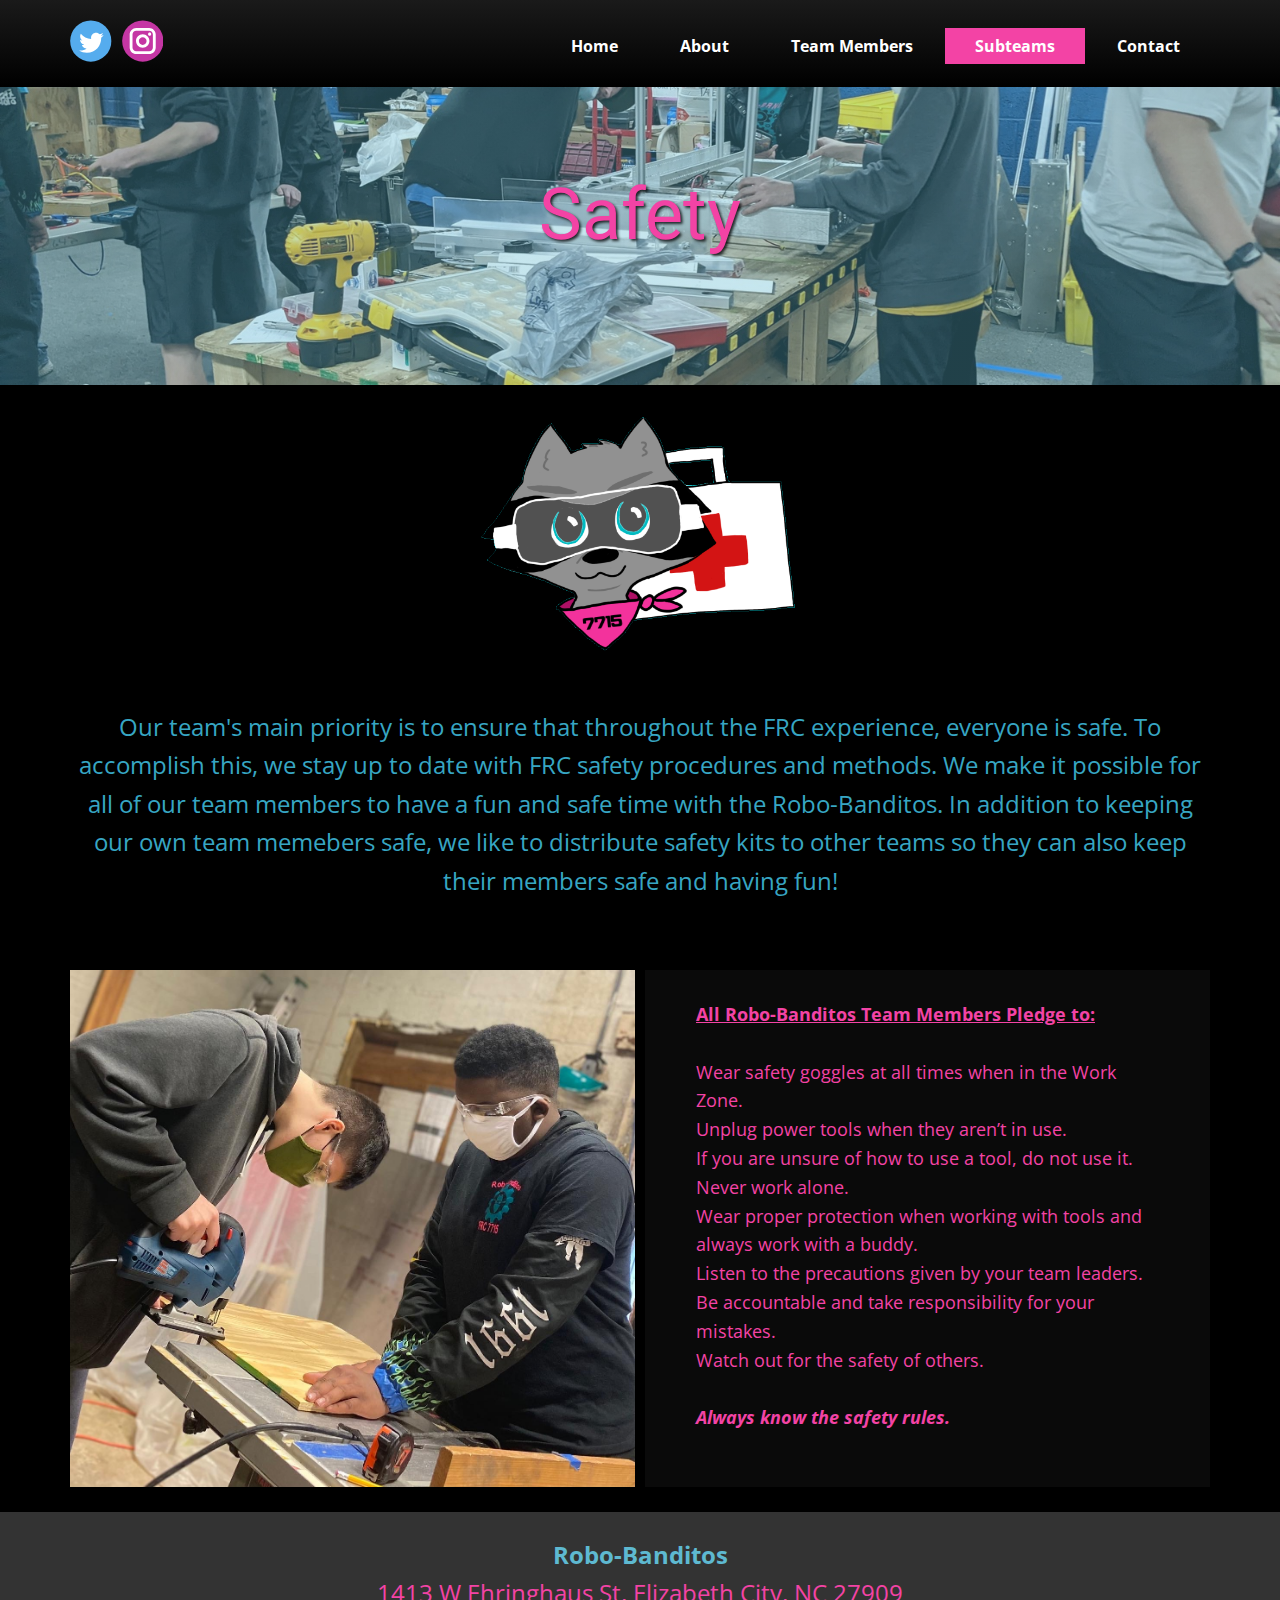
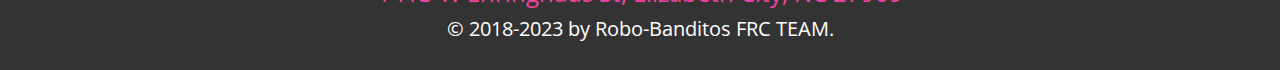
<file: Safety.html>
<!DOCTYPE html>
<html style="font-size: 16px;" lang="en-US">
  <head>
    <meta name="viewport" content="width=device-width, initial-scale=1.0">
    <meta charset="utf-8">
    <meta name="keywords" content="FRC, Robot, NEAAAT, 7715, Robotics, First">
    <meta name="description" content="This is the offical website for the FRC team 7715">
    <meta name="page_type" content="np-template-header-footer-from-plugin">
    <title>Robo-Banditos 7715: Safety</title>
    <link rel="stylesheet" href="nicepage.css" media="screen">
<link rel="stylesheet" href="Safety.css" media="screen">
    <script class="u-script" type="text/javascript" src="jquery.js" defer=""></script>
    <script class="u-script" type="text/javascript" src="nicepage.js" defer=""></script>
    <link rel="icon" href="images/favicon.webp">
    <link id="u-theme-google-font" rel="stylesheet" href="https://fonts.googleapis.com/css?family=Roboto:100,100i,300,300i,400,400i,500,500i,700,700i,900,900i|Open+Sans:300,300i,400,400i,500,500i,600,600i,700,700i,800,800i">
    
    
    
    
    
    <script type="application/ld+json">{
		"@context": "http://schema.org",
		"@type": "Organization",
		"name": "frc7715",
		"sameAs": [
				"https://twitter.com/frc7715",
				"https://www.instagram.com/robobanditos7715/"
		]
}</script>
    <meta name="theme-color" content="#478ac9">
    <meta name="twitter:site" content="@">
    <meta name="twitter:card" content="summary_large_image">
    <meta name="twitter:title" content="Robo-Banditos 7715: Safety">
    <meta name="twitter:description" content="frc7715">
    <meta property="og:title" content="Robo-Banditos 7715: Safety">
    <meta property="og:description" content="This is the offical website for the FRC team 7715">
    <meta property="og:type" content="website">
  <script>
    function gdprConfirmed() {
        return true;
    }
    if (gdprConfirmed()) {
    document.write("\
    \
    <!-- Google Analytics -->\
    <gascript async src=\"https://www.googletagmanager.com/gtag/js?id=G-7EXQM3VXR4\"></gascript>\
    <gascript>\
        window.dataLayer = window.dataLayer || [];\
        function gtag(){dataLayer.push(arguments);}\
        gtag('js', new Date());\
        gtag('config', 'G-7EXQM3VXR4');\
    </gascript>\
    <!-- End Google Analytics -->\
    ".replace(/gascript/g, 'script'));
    }
    </script><script src="https://www.google.com/recaptcha/api.js?render=6Lc4B4ocAAAAADevc-WS11tpEla13W9mrlrYfzqs"></script>
    <script>
( function( grecaptcha, sitekey, actions ) {

	var recaptcha = {

		execute: function( action ) {
			grecaptcha.execute(
				sitekey,
				{ action: action }
			).then( function( token ) {
				var forms = document.getElementsByTagName( 'form' );

				for ( var i = 0; i < forms.length; i++ ) {
					var fields = forms[ i ].getElementsByTagName( 'input' );

					for ( var j = 0; j < fields.length; j++ ) {
						var field = fields[ j ];

						if ( 'recaptchaResponse' === field.getAttribute( 'name' ) ) {
							field.setAttribute( 'value', token );
							break;
						}
					}
				}
			} );
		},

		executeContact: function() {
			recaptcha.execute( actions[ 'contact' ] );
		}
	};

	grecaptcha.ready(
		recaptcha.executeContact
	);

	document.addEventListener( 'change',
		recaptcha.executeContact, false
	);
} )(
	grecaptcha,
	'6Lc4B4ocAAAAADevc-WS11tpEla13W9mrlrYfzqs',
	{"contact":"contact"}
);
    </script>
</head>
  <body class="u-body u-xl-mode"><header class="u-align-left u-clearfix u-header u-section-row-container" id="sec-ad09"><div class="u-section-rows">
        <div class="u-gradient u-section-row u-section-row-1" id="sec-46aa">
          <div class="u-clearfix u-sheet u-sheet-1">
            <div class="u-social-icons u-spacing-10 u-social-icons-1">
              <a class="u-social-url" title="twitter" target="_blank" href="https://twitter.com/frc7715"><span class="u-icon u-social-icon u-social-twitter u-icon-1"><svg class="u-svg-link" preserveAspectRatio="xMidYMin slice" viewBox="0 0 112 112" style=""><use xmlns:xlink="http://www.w3.org/1999/xlink" xlink:href="#svg-3630"></use></svg><svg class="u-svg-content" viewBox="0 0 112 112" x="0" y="0" id="svg-3630"><circle fill="currentColor" class="st0" cx="56.1" cy="56.1" r="55"></circle><path fill="#FFFFFF" d="M83.8,47.3c0,0.6,0,1.2,0,1.7c0,17.7-13.5,38.2-38.2,38.2C38,87.2,31,85,25,81.2c1,0.1,2.1,0.2,3.2,0.2
            c6.3,0,12.1-2.1,16.7-5.7c-5.9-0.1-10.8-4-12.5-9.3c0.8,0.2,1.7,0.2,2.5,0.2c1.2,0,2.4-0.2,3.5-0.5c-6.1-1.2-10.8-6.7-10.8-13.1
            c0-0.1,0-0.1,0-0.2c1.8,1,3.9,1.6,6.1,1.7c-3.6-2.4-6-6.5-6-11.2c0-2.5,0.7-4.8,1.8-6.7c6.6,8.1,16.5,13.5,27.6,14
            c-0.2-1-0.3-2-0.3-3.1c0-7.4,6-13.4,13.4-13.4c3.9,0,7.3,1.6,9.8,4.2c3.1-0.6,5.9-1.7,8.5-3.3c-1,3.1-3.1,5.8-5.9,7.4
            c2.7-0.3,5.3-1,7.7-2.1C88.7,43,86.4,45.4,83.8,47.3z"></path></svg></span>
              </a>
              <a class="u-social-url" title="instagram" target="_blank" href="https://www.instagram.com/robobanditos7715/"><span class="u-icon u-social-icon u-social-instagram u-icon-2"><svg class="u-svg-link" preserveAspectRatio="xMidYMin slice" viewBox="0 0 112 112" style=""><use xmlns:xlink="http://www.w3.org/1999/xlink" xlink:href="#svg-3237"></use></svg><svg class="u-svg-content" viewBox="0 0 112 112" x="0" y="0" id="svg-3237"><circle fill="currentColor" cx="56.1" cy="56.1" r="55"></circle><path fill="#FFFFFF" d="M55.9,38.2c-9.9,0-17.9,8-17.9,17.9C38,66,46,74,55.9,74c9.9,0,17.9-8,17.9-17.9C73.8,46.2,65.8,38.2,55.9,38.2
            z M55.9,66.4c-5.7,0-10.3-4.6-10.3-10.3c-0.1-5.7,4.6-10.3,10.3-10.3c5.7,0,10.3,4.6,10.3,10.3C66.2,61.8,61.6,66.4,55.9,66.4z"></path><path fill="#FFFFFF" d="M74.3,33.5c-2.3,0-4.2,1.9-4.2,4.2s1.9,4.2,4.2,4.2s4.2-1.9,4.2-4.2S76.6,33.5,74.3,33.5z"></path><path fill="#FFFFFF" d="M73.1,21.3H38.6c-9.7,0-17.5,7.9-17.5,17.5v34.5c0,9.7,7.9,17.6,17.5,17.6h34.5c9.7,0,17.5-7.9,17.5-17.5V38.8
            C90.6,29.1,82.7,21.3,73.1,21.3z M83,73.3c0,5.5-4.5,9.9-9.9,9.9H38.6c-5.5,0-9.9-4.5-9.9-9.9V38.8c0-5.5,4.5-9.9,9.9-9.9h34.5
            c5.5,0,9.9,4.5,9.9,9.9V73.3z"></path></svg></span>
              </a>
            </div>
            <nav data-position="" class="u-menu u-menu-dropdown u-offcanvas u-menu-1">
              <div class="menu-collapse" style="font-size: 1rem; letter-spacing: 0px; font-weight: 700;">
                <a class="u-button-style u-custom-active-border-color u-custom-border u-custom-border-color u-custom-borders u-custom-hover-border-color u-custom-left-right-menu-spacing u-custom-padding-bottom u-custom-text-active-color u-custom-text-color u-custom-text-hover-color u-custom-top-bottom-menu-spacing u-nav-link" href="#" style="font-size: calc(1em + 4px); height: 20px; color: rgb(130, 177, 255) !important;">
                  <svg class="u-svg-link" preserveAspectRatio="xMidYMin slice" viewBox="0 -96 512 512" style=""><use xmlns:xlink="http://www.w3.org/1999/xlink" xlink:href="#svg-2e89"></use></svg>
                  <svg class="u-svg-content" viewBox="0 -96 512 512" id="svg-2e89"><g fill="currentColor"><path d="m32 0h448c17.671875 0 32 14.328125 32 32s-14.328125 32-32 32h-448c-17.671875 0-32-14.328125-32-32s14.328125-32 32-32zm0 0"></path><path d="m32 128h448c17.671875 0 32 14.328125 32 32s-14.328125 32-32 32h-448c-17.671875 0-32-14.328125-32-32s14.328125-32 32-32zm0 0"></path><path d="m32 256h448c17.671875 0 32 14.328125 32 32s-14.328125 32-32 32h-448c-17.671875 0-32-14.328125-32-32s14.328125-32 32-32zm0 0"></path>
</g></svg>
                </a>
              </div>
              <div class="u-custom-menu u-nav-container">
                <ul class="u-nav u-spacing-2 u-unstyled u-nav-1"><li class="u-nav-item"><a class="u-active-custom-color-1 u-button-style u-hover-custom-color-1 u-nav-link u-text-active-white u-text-body-alt-color u-text-hover-white" href="https://www.robobanditos7715.com/" style="padding: 10px 30px;">Home</a>
</li><li class="u-nav-item"><a class="u-active-custom-color-1 u-button-style u-hover-custom-color-1 u-nav-link u-text-active-white u-text-body-alt-color u-text-hover-white" href="About.html" style="padding: 10px 30px;">About</a><div class="u-nav-popup"><ul class="u-h-spacing-20 u-nav u-unstyled u-v-spacing-10 u-nav-2"><li class="u-nav-item"><a class="u-button-style u-nav-link u-white" href="https://www.thebluealliance.com/team/7715" target="_blank">Team Stats</a>
</li><li class="u-nav-item"><a class="u-button-style u-nav-link u-white" href="Calender.html">Calender</a>
</li><li class="u-nav-item"><a class="u-button-style u-nav-link u-white" href="Gallery.html">Gallery</a>
</li></ul>
</div>
</li><li class="u-nav-item"><a class="u-active-custom-color-1 u-button-style u-hover-custom-color-1 u-nav-link u-text-active-white u-text-body-alt-color u-text-hover-white" href="Team-Members.html" style="padding: 10px 30px;">Team Members</a>
</li><li class="u-nav-item"><a class="u-active-custom-color-1 u-button-style u-hover-custom-color-1 u-nav-link u-text-active-white u-text-body-alt-color u-text-hover-white" href="Subteams.html" style="padding: 10px 30px;">Subteams</a><div class="u-nav-popup"><ul class="u-h-spacing-20 u-nav u-unstyled u-v-spacing-10 u-nav-3"><li class="u-nav-item"><a class="u-button-style u-nav-link u-white" href="Safety.html">Safety</a>
</li><li class="u-nav-item"><a class="u-button-style u-nav-link u-white" href="Marketing.html">Marketing</a>
</li><li class="u-nav-item"><a class="u-button-style u-nav-link u-white" href="Mechanical-Team.html">Mechanical</a>
</li></ul>
</div>
</li><li class="u-nav-item"><a class="u-active-custom-color-1 u-button-style u-hover-custom-color-1 u-nav-link u-text-active-white u-text-body-alt-color u-text-hover-white" href="Contact.html" style="padding: 10px 30px;">Contact</a><div class="u-nav-popup"><ul class="u-h-spacing-20 u-nav u-unstyled u-v-spacing-10 u-nav-4"><li class="u-nav-item"><a class="u-button-style u-nav-link u-white" href="Sponsor.html">Sponsorship</a>
</li><li class="u-nav-item"><a class="u-button-style u-nav-link u-white" href="https://blog.robobanditos7715.com/" target="_blank">Blog</a>
</li></ul>
</div>
</li></ul>
              </div>
              <div class="u-custom-menu u-nav-container-collapse">
                <div class="u-black u-container-style u-inner-container-layout u-opacity u-opacity-95 u-sidenav">
                  <div class="u-inner-container-layout u-sidenav-overflow">
                    <div class="u-menu-close"></div>
                    <ul class="u-align-center u-nav u-popupmenu-items u-unstyled u-nav-5"><li class="u-nav-item"><a class="u-button-style u-nav-link" href="https://www.robobanditos7715.com/">Home</a>
</li><li class="u-nav-item"><a class="u-button-style u-nav-link" href="About.html">About</a><div class="u-nav-popup"><ul class="u-h-spacing-20 u-nav u-unstyled u-v-spacing-10 u-nav-6"><li class="u-nav-item"><a class="u-button-style u-nav-link" href="https://www.thebluealliance.com/team/7715" target="_blank">Team Stats</a>
</li><li class="u-nav-item"><a class="u-button-style u-nav-link" href="Calender.html">Calender</a>
</li><li class="u-nav-item"><a class="u-button-style u-nav-link" href="Gallery.html">Gallery</a>
</li></ul>
</div>
</li><li class="u-nav-item"><a class="u-button-style u-nav-link" href="Team-Members.html">Team Members</a>
</li><li class="u-nav-item"><a class="u-button-style u-nav-link" href="Subteams.html">Subteams</a><div class="u-nav-popup"><ul class="u-h-spacing-20 u-nav u-unstyled u-v-spacing-10 u-nav-7"><li class="u-nav-item"><a class="u-button-style u-nav-link" href="Safety.html">Safety</a>
</li><li class="u-nav-item"><a class="u-button-style u-nav-link" href="Marketing.html">Marketing</a>
</li><li class="u-nav-item"><a class="u-button-style u-nav-link" href="Mechanical-Team.html">Mechanical</a>
</li></ul>
</div>
</li><li class="u-nav-item"><a class="u-button-style u-nav-link" href="Contact.html">Contact</a><div class="u-nav-popup"><ul class="u-h-spacing-20 u-nav u-unstyled u-v-spacing-10 u-nav-8"><li class="u-nav-item"><a class="u-button-style u-nav-link" href="Sponsor.html">Sponsorship</a>
</li><li class="u-nav-item"><a class="u-button-style u-nav-link" href="https://blog.robobanditos7715.com/" target="_blank">Blog</a>
</li></ul>
</div>
</li></ul>
                  </div>
                </div>
                <div class="u-black u-menu-overlay u-opacity u-opacity-70"></div>
              </div>
            </nav>
          </div>
          
          
          
          
          
        </div>
      </div></header>
    <section class="skrollable u-align-center u-clearfix u-image u-shading lazyload u-section-1" src="" data-image-width="1600" data-image-height="1200" id="sec-52f9" data-bg="url(&quot;images/PXL_20220219_204745672.jpg&quot;)">
      <div class="u-clearfix u-sheet u-sheet-1">
        <h1 class="u-text u-text-custom-color-1 u-text-default u-title u-text-1">Safety</h1>
      </div>
    </section>
    <section class="u-black u-clearfix u-section-2" id="sec-1150">
      <div class="u-clearfix u-sheet u-sheet-1">
        <img class="u-image u-image-default lazyload u-image-1" alt="" data-image-width="559" data-image-height="435" data-src="images/mediclogo.webp">
        <div class="fr-view u-align-center u-clearfix u-rich-text u-text u-text-1">
          <p id="isPasted">
            <span class="u-text-custom-color-3" style="font-size: 1.5rem;">Our team's main priority is to ensure that throughout the FRC experience, everyone is safe. To accomplish this, we stay up to date with FRC safety procedures and methods. We make it possible for all of our team members to have a fun and safe time with the Robo-Banditos. In addition to keeping our own team memebers safe, we like to distribute safety kits to other teams so they can also keep their members safe and having fun!</span>
          </p>
        </div>
      </div>
    </section>
    <section class="u-black u-clearfix u-section-3" id="sec-f523">
      <div class="u-clearfix u-sheet u-valign-middle u-sheet-1">
        <div class="u-clearfix u-expanded-width u-gutter-10 u-layout-wrap u-layout-wrap-1">
          <div class="u-gutter-0 u-layout">
            <div class="u-layout-row" style="">
              <div class="u-size-30 u-size-60-md" style="">
                <div class="u-layout-row" style="">
                  <div class="u-align-left u-container-style u-image u-layout-cell u-left-cell u-size-60 lazyload u-image-1" src="" data-image-width="1440" data-image-height="1197" data-bg="url(&quot;images/767531E9-7547-46B2-AA47-AB298BBE93B0-21.JPG&quot;)">
                    <div class="u-container-layout u-container-layout-1" src=""></div>
                  </div>
                </div>
              </div>
              <div class="u-size-30 u-size-60-md" style="">
                <div class="u-layout-col" style="">
                  <div class="u-align-left u-container-style u-custom-color-5 u-layout-cell u-right-cell u-size-60 u-layout-cell-2">
                    <div class="u-container-layout u-container-layout-2">
                      <p class="u-text u-text-1">
                        <span class="u-text-custom-color-1" style="font-size: 1.125rem;"><u></u>
                          <span style="font-weight: 700;"><u>All Robo-Banditos Team Members Pledge to:</u>&nbsp;​&nbsp;
                          </span>
                          <br>
                          <br>Wear safety goggles at all times when in the Work Zone.<br>Unplug power tools when they aren’t in use.<br>If you are unsure of how to use a tool, do not use it.&nbsp;<br>Never work alone.<br>Wear proper protection when working with tools and always work with a buddy.<br>Listen to the precautions given by your team leaders.<br>Be accountable and take responsibility for your mistakes.<br>Watch out for the safety of others.&nbsp;<br>
                          <br>
                          <span style="font-size: 0.625rem;"></span><i><b>Always know the safety rules.</b></i>
                        </span>
                        <br>
                      </p>
                    </div>
                  </div>
                </div>
              </div>
            </div>
          </div>
        </div>
      </div>
    </section>
    
    
    
    <footer class="u-align-center u-clearfix u-footer u-grey-80 u-footer" id="sec-085d"><div class="u-clearfix u-sheet u-sheet-1">
        <p class="u-small-text u-text u-text-variant u-text-1">
          <span style="font-size: 1.25rem;">
            <span style="font-size: 1.5rem;">
              <span style="font-weight: 700;">
                <span class="u-text-custom-color-2">Robo-Banditos</span>
              </span>
              <br>
              <span class="u-text-custom-color-1">1413 W Ehringhaus St, Elizabeth City, NC 27909</span>
            </span>
            <br>© 2018-2023 by Robo-Banditos FRC TEAM.
          </span>
          <br>
        </p>
      </div></footer>
  </body>
</html>
</file>
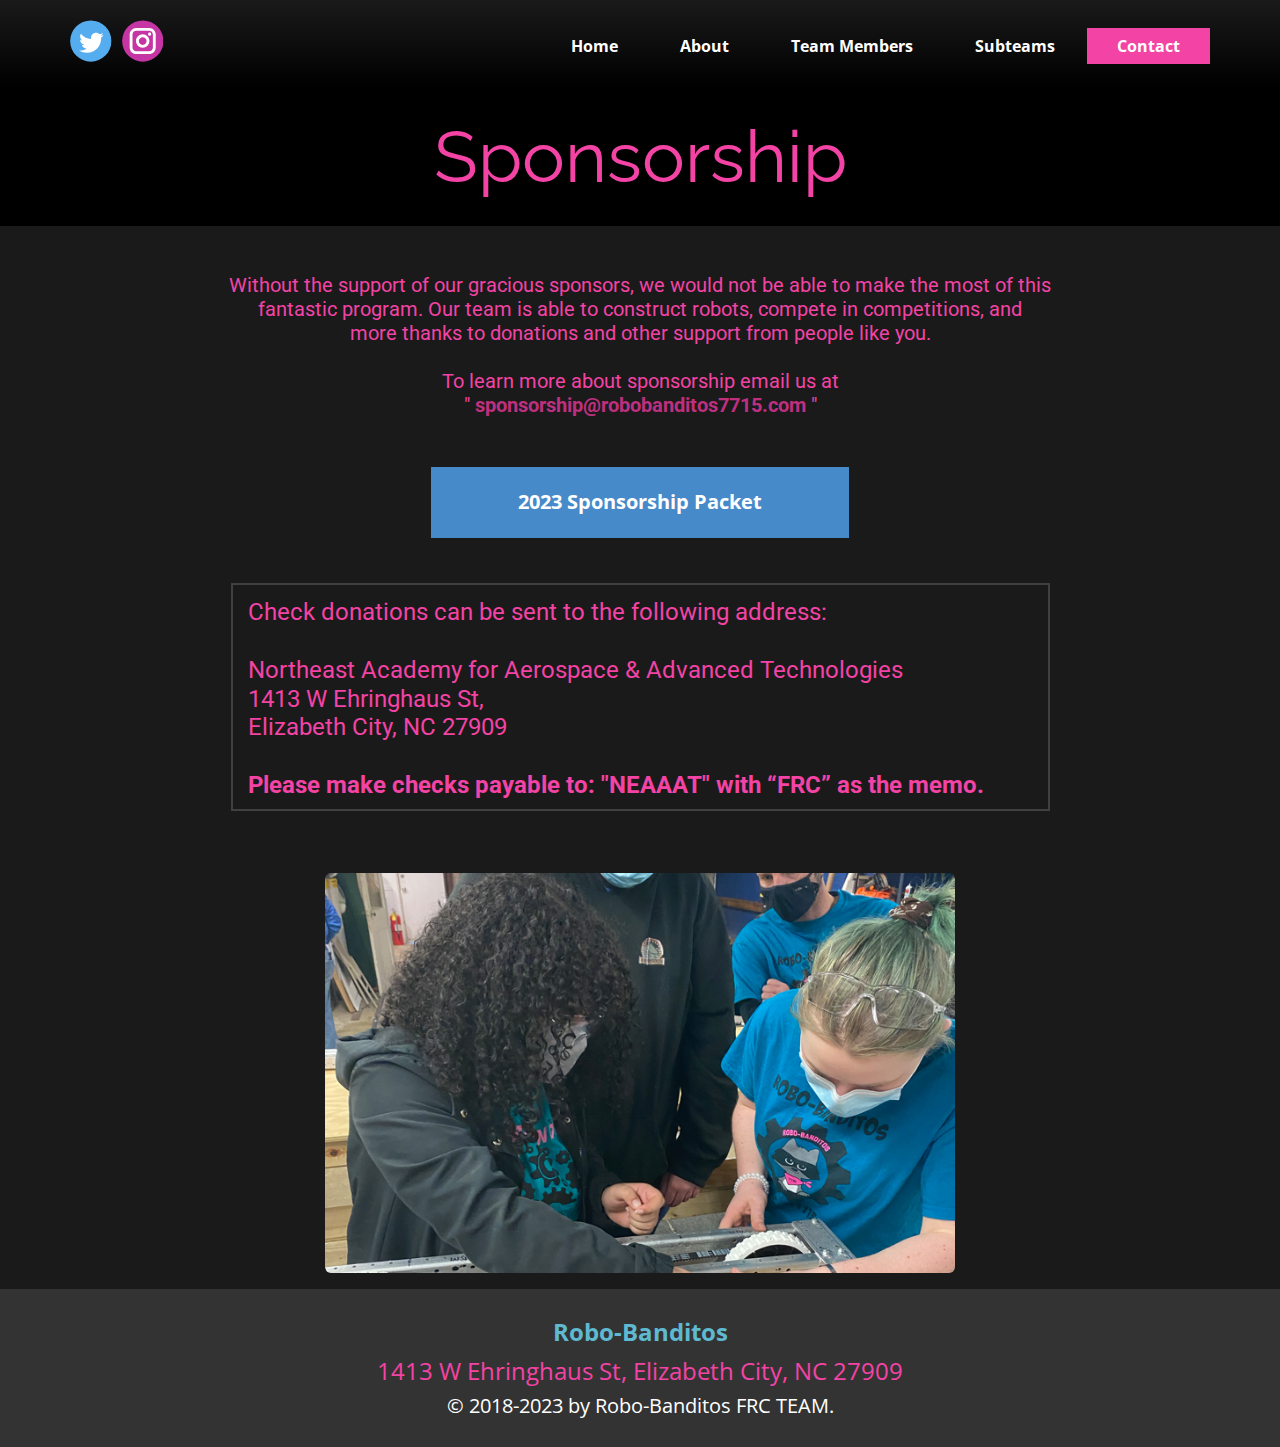
<file: Sponsor.html>
<!DOCTYPE html>
<html style="font-size: 16px;" lang="en-US">
  <head>
    <meta name="viewport" content="width=device-width, initial-scale=1.0">
    <meta charset="utf-8">
    <meta name="keywords" content="FRC, Robot, NEAAAT, 7715, Robotics, First">
    <meta name="description" content="This is the offical website for the FRC team 7715">
    <meta name="page_type" content="np-template-header-footer-from-plugin">
    <title>Robo-Banditos 7715: Sponsor</title>
    <link rel="stylesheet" href="nicepage.css" media="screen">
<link rel="stylesheet" href="Sponsor.css" media="screen">
    <script class="u-script" type="text/javascript" src="jquery.js" defer=""></script>
    <script class="u-script" type="text/javascript" src="nicepage.js" defer=""></script>
    <link rel="icon" href="images/favicon.webp">
    <link id="u-theme-google-font" rel="stylesheet" href="https://fonts.googleapis.com/css?family=Roboto:100,100i,300,300i,400,400i,500,500i,700,700i,900,900i|Open+Sans:300,300i,400,400i,500,500i,600,600i,700,700i,800,800i">
    <link id="u-page-google-font" rel="stylesheet" href="https://fonts.googleapis.com/css?family=Raleway:100,100i,200,200i,300,300i,400,400i,500,500i,600,600i,700,700i,800,800i,900,900i">
    
    
    
    
    
    <script type="application/ld+json">{
		"@context": "http://schema.org",
		"@type": "Organization",
		"name": "frc7715",
		"sameAs": [
				"https://twitter.com/frc7715",
				"https://www.instagram.com/robobanditos7715/"
		]
}</script>
    <meta name="theme-color" content="#478ac9">
    <meta name="twitter:site" content="@">
    <meta name="twitter:card" content="summary_large_image">
    <meta name="twitter:title" content="Robo-Banditos 7715: Sponsor">
    <meta name="twitter:description" content="frc7715">
    <meta property="og:title" content="Robo-Banditos 7715: Sponsor">
    <meta property="og:description" content="This is the offical website for the FRC team 7715">
    <meta property="og:type" content="website">
  <script>
    function gdprConfirmed() {
        return true;
    }
    if (gdprConfirmed()) {
    document.write("\
    \
    <!-- Google Analytics -->\
    <gascript async src=\"https://www.googletagmanager.com/gtag/js?id=G-7EXQM3VXR4\"></gascript>\
    <gascript>\
        window.dataLayer = window.dataLayer || [];\
        function gtag(){dataLayer.push(arguments);}\
        gtag('js', new Date());\
        gtag('config', 'G-7EXQM3VXR4');\
    </gascript>\
    <!-- End Google Analytics -->\
    ".replace(/gascript/g, 'script'));
    }
    </script><script src="https://www.google.com/recaptcha/api.js?render=6Lc4B4ocAAAAADevc-WS11tpEla13W9mrlrYfzqs"></script>
    <script>
( function( grecaptcha, sitekey, actions ) {

	var recaptcha = {

		execute: function( action ) {
			grecaptcha.execute(
				sitekey,
				{ action: action }
			).then( function( token ) {
				var forms = document.getElementsByTagName( 'form' );

				for ( var i = 0; i < forms.length; i++ ) {
					var fields = forms[ i ].getElementsByTagName( 'input' );

					for ( var j = 0; j < fields.length; j++ ) {
						var field = fields[ j ];

						if ( 'recaptchaResponse' === field.getAttribute( 'name' ) ) {
							field.setAttribute( 'value', token );
							break;
						}
					}
				}
			} );
		},

		executeContact: function() {
			recaptcha.execute( actions[ 'contact' ] );
		}
	};

	grecaptcha.ready(
		recaptcha.executeContact
	);

	document.addEventListener( 'change',
		recaptcha.executeContact, false
	);
} )(
	grecaptcha,
	'6Lc4B4ocAAAAADevc-WS11tpEla13W9mrlrYfzqs',
	{"contact":"contact"}
);
    </script>
</head>
  <body class="u-body u-xl-mode"><header class="u-align-left u-clearfix u-header u-section-row-container" id="sec-ad09"><div class="u-section-rows">
        <div class="u-gradient u-section-row u-section-row-1" id="sec-46aa">
          <div class="u-clearfix u-sheet u-sheet-1">
            <div class="u-social-icons u-spacing-10 u-social-icons-1">
              <a class="u-social-url" title="twitter" target="_blank" href="https://twitter.com/frc7715"><span class="u-icon u-social-icon u-social-twitter u-icon-1"><svg class="u-svg-link" preserveAspectRatio="xMidYMin slice" viewBox="0 0 112 112" style=""><use xmlns:xlink="http://www.w3.org/1999/xlink" xlink:href="#svg-3630"></use></svg><svg class="u-svg-content" viewBox="0 0 112 112" x="0" y="0" id="svg-3630"><circle fill="currentColor" class="st0" cx="56.1" cy="56.1" r="55"></circle><path fill="#FFFFFF" d="M83.8,47.3c0,0.6,0,1.2,0,1.7c0,17.7-13.5,38.2-38.2,38.2C38,87.2,31,85,25,81.2c1,0.1,2.1,0.2,3.2,0.2
            c6.3,0,12.1-2.1,16.7-5.7c-5.9-0.1-10.8-4-12.5-9.3c0.8,0.2,1.7,0.2,2.5,0.2c1.2,0,2.4-0.2,3.5-0.5c-6.1-1.2-10.8-6.7-10.8-13.1
            c0-0.1,0-0.1,0-0.2c1.8,1,3.9,1.6,6.1,1.7c-3.6-2.4-6-6.5-6-11.2c0-2.5,0.7-4.8,1.8-6.7c6.6,8.1,16.5,13.5,27.6,14
            c-0.2-1-0.3-2-0.3-3.1c0-7.4,6-13.4,13.4-13.4c3.9,0,7.3,1.6,9.8,4.2c3.1-0.6,5.9-1.7,8.5-3.3c-1,3.1-3.1,5.8-5.9,7.4
            c2.7-0.3,5.3-1,7.7-2.1C88.7,43,86.4,45.4,83.8,47.3z"></path></svg></span>
              </a>
              <a class="u-social-url" title="instagram" target="_blank" href="https://www.instagram.com/robobanditos7715/"><span class="u-icon u-social-icon u-social-instagram u-icon-2"><svg class="u-svg-link" preserveAspectRatio="xMidYMin slice" viewBox="0 0 112 112" style=""><use xmlns:xlink="http://www.w3.org/1999/xlink" xlink:href="#svg-3237"></use></svg><svg class="u-svg-content" viewBox="0 0 112 112" x="0" y="0" id="svg-3237"><circle fill="currentColor" cx="56.1" cy="56.1" r="55"></circle><path fill="#FFFFFF" d="M55.9,38.2c-9.9,0-17.9,8-17.9,17.9C38,66,46,74,55.9,74c9.9,0,17.9-8,17.9-17.9C73.8,46.2,65.8,38.2,55.9,38.2
            z M55.9,66.4c-5.7,0-10.3-4.6-10.3-10.3c-0.1-5.7,4.6-10.3,10.3-10.3c5.7,0,10.3,4.6,10.3,10.3C66.2,61.8,61.6,66.4,55.9,66.4z"></path><path fill="#FFFFFF" d="M74.3,33.5c-2.3,0-4.2,1.9-4.2,4.2s1.9,4.2,4.2,4.2s4.2-1.9,4.2-4.2S76.6,33.5,74.3,33.5z"></path><path fill="#FFFFFF" d="M73.1,21.3H38.6c-9.7,0-17.5,7.9-17.5,17.5v34.5c0,9.7,7.9,17.6,17.5,17.6h34.5c9.7,0,17.5-7.9,17.5-17.5V38.8
            C90.6,29.1,82.7,21.3,73.1,21.3z M83,73.3c0,5.5-4.5,9.9-9.9,9.9H38.6c-5.5,0-9.9-4.5-9.9-9.9V38.8c0-5.5,4.5-9.9,9.9-9.9h34.5
            c5.5,0,9.9,4.5,9.9,9.9V73.3z"></path></svg></span>
              </a>
            </div>
            <nav data-position="" class="u-menu u-menu-dropdown u-offcanvas u-menu-1">
              <div class="menu-collapse" style="font-size: 1rem; letter-spacing: 0px; font-weight: 700;">
                <a class="u-button-style u-custom-active-border-color u-custom-border u-custom-border-color u-custom-borders u-custom-hover-border-color u-custom-left-right-menu-spacing u-custom-padding-bottom u-custom-text-active-color u-custom-text-color u-custom-text-hover-color u-custom-top-bottom-menu-spacing u-nav-link" href="#" style="font-size: calc(1em + 4px); height: 20px; color: rgb(130, 177, 255) !important;">
                  <svg class="u-svg-link" preserveAspectRatio="xMidYMin slice" viewBox="0 -96 512 512" style=""><use xmlns:xlink="http://www.w3.org/1999/xlink" xlink:href="#svg-2e89"></use></svg>
                  <svg class="u-svg-content" viewBox="0 -96 512 512" id="svg-2e89"><g fill="currentColor"><path d="m32 0h448c17.671875 0 32 14.328125 32 32s-14.328125 32-32 32h-448c-17.671875 0-32-14.328125-32-32s14.328125-32 32-32zm0 0"></path><path d="m32 128h448c17.671875 0 32 14.328125 32 32s-14.328125 32-32 32h-448c-17.671875 0-32-14.328125-32-32s14.328125-32 32-32zm0 0"></path><path d="m32 256h448c17.671875 0 32 14.328125 32 32s-14.328125 32-32 32h-448c-17.671875 0-32-14.328125-32-32s14.328125-32 32-32zm0 0"></path>
</g></svg>
                </a>
              </div>
              <div class="u-custom-menu u-nav-container">
                <ul class="u-nav u-spacing-2 u-unstyled u-nav-1"><li class="u-nav-item"><a class="u-active-custom-color-1 u-button-style u-hover-custom-color-1 u-nav-link u-text-active-white u-text-body-alt-color u-text-hover-white" href="https://www.robobanditos7715.com/" style="padding: 10px 30px;">Home</a>
</li><li class="u-nav-item"><a class="u-active-custom-color-1 u-button-style u-hover-custom-color-1 u-nav-link u-text-active-white u-text-body-alt-color u-text-hover-white" href="About.html" style="padding: 10px 30px;">About</a><div class="u-nav-popup"><ul class="u-h-spacing-20 u-nav u-unstyled u-v-spacing-10 u-nav-2"><li class="u-nav-item"><a class="u-button-style u-nav-link u-white" href="https://www.thebluealliance.com/team/7715" target="_blank">Team Stats</a>
</li><li class="u-nav-item"><a class="u-button-style u-nav-link u-white" href="Calender.html">Calender</a>
</li><li class="u-nav-item"><a class="u-button-style u-nav-link u-white" href="Gallery.html">Gallery</a>
</li></ul>
</div>
</li><li class="u-nav-item"><a class="u-active-custom-color-1 u-button-style u-hover-custom-color-1 u-nav-link u-text-active-white u-text-body-alt-color u-text-hover-white" href="Team-Members.html" style="padding: 10px 30px;">Team Members</a>
</li><li class="u-nav-item"><a class="u-active-custom-color-1 u-button-style u-hover-custom-color-1 u-nav-link u-text-active-white u-text-body-alt-color u-text-hover-white" href="Subteams.html" style="padding: 10px 30px;">Subteams</a><div class="u-nav-popup"><ul class="u-h-spacing-20 u-nav u-unstyled u-v-spacing-10 u-nav-3"><li class="u-nav-item"><a class="u-button-style u-nav-link u-white" href="Safety.html">Safety</a>
</li><li class="u-nav-item"><a class="u-button-style u-nav-link u-white" href="Marketing.html">Marketing</a>
</li><li class="u-nav-item"><a class="u-button-style u-nav-link u-white" href="Mechanical-Team.html">Mechanical</a>
</li></ul>
</div>
</li><li class="u-nav-item"><a class="u-active-custom-color-1 u-button-style u-hover-custom-color-1 u-nav-link u-text-active-white u-text-body-alt-color u-text-hover-white" href="Contact.html" style="padding: 10px 30px;">Contact</a><div class="u-nav-popup"><ul class="u-h-spacing-20 u-nav u-unstyled u-v-spacing-10 u-nav-4"><li class="u-nav-item"><a class="u-button-style u-nav-link u-white" href="Sponsor.html">Sponsorship</a>
</li><li class="u-nav-item"><a class="u-button-style u-nav-link u-white" href="https://blog.robobanditos7715.com/" target="_blank">Blog</a>
</li></ul>
</div>
</li></ul>
              </div>
              <div class="u-custom-menu u-nav-container-collapse">
                <div class="u-black u-container-style u-inner-container-layout u-opacity u-opacity-95 u-sidenav">
                  <div class="u-inner-container-layout u-sidenav-overflow">
                    <div class="u-menu-close"></div>
                    <ul class="u-align-center u-nav u-popupmenu-items u-unstyled u-nav-5"><li class="u-nav-item"><a class="u-button-style u-nav-link" href="https://www.robobanditos7715.com/">Home</a>
</li><li class="u-nav-item"><a class="u-button-style u-nav-link" href="About.html">About</a><div class="u-nav-popup"><ul class="u-h-spacing-20 u-nav u-unstyled u-v-spacing-10 u-nav-6"><li class="u-nav-item"><a class="u-button-style u-nav-link" href="https://www.thebluealliance.com/team/7715" target="_blank">Team Stats</a>
</li><li class="u-nav-item"><a class="u-button-style u-nav-link" href="Calender.html">Calender</a>
</li><li class="u-nav-item"><a class="u-button-style u-nav-link" href="Gallery.html">Gallery</a>
</li></ul>
</div>
</li><li class="u-nav-item"><a class="u-button-style u-nav-link" href="Team-Members.html">Team Members</a>
</li><li class="u-nav-item"><a class="u-button-style u-nav-link" href="Subteams.html">Subteams</a><div class="u-nav-popup"><ul class="u-h-spacing-20 u-nav u-unstyled u-v-spacing-10 u-nav-7"><li class="u-nav-item"><a class="u-button-style u-nav-link" href="Safety.html">Safety</a>
</li><li class="u-nav-item"><a class="u-button-style u-nav-link" href="Marketing.html">Marketing</a>
</li><li class="u-nav-item"><a class="u-button-style u-nav-link" href="Mechanical-Team.html">Mechanical</a>
</li></ul>
</div>
</li><li class="u-nav-item"><a class="u-button-style u-nav-link" href="Contact.html">Contact</a><div class="u-nav-popup"><ul class="u-h-spacing-20 u-nav u-unstyled u-v-spacing-10 u-nav-8"><li class="u-nav-item"><a class="u-button-style u-nav-link" href="Sponsor.html">Sponsorship</a>
</li><li class="u-nav-item"><a class="u-button-style u-nav-link" href="https://blog.robobanditos7715.com/" target="_blank">Blog</a>
</li></ul>
</div>
</li></ul>
                  </div>
                </div>
                <div class="u-black u-menu-overlay u-opacity u-opacity-70"></div>
              </div>
            </nav>
          </div>
          
          
          
          
          
        </div>
      </div></header>
    <section class="skrollable u-align-center u-black u-clearfix u-section-1" src="" id="sec-0cbe">
      <div class="u-clearfix u-sheet u-valign-middle u-sheet-1">
        <h1 class="u-custom-font u-font-raleway u-text u-text-custom-color-1 u-text-default u-title u-text-1">Sponsorship</h1>
      </div>
    </section>
    <section class="u-align-center u-clearfix u-grey-90 u-section-2" id="sec-f85b">
      <div class="u-clearfix u-sheet u-valign-middle u-sheet-1">
        <h5 class="u-text u-text-custom-color-1 u-text-1">
          <span style="font-weight: 400;"> Without the support of our gracious sponsors, we would not be able to make the most of this fantastic program. Our team is able to construct robots, compete in competitions, and more&nbsp;thanks to donations and other support from people like you.<br>
            <br>To learn more about sponsorship email us at<br>"<span style="font-weight: 700;">
              <a href="mailto:sponsorship@robobanditos7715.com?subject=FRC%20Sponsorship" class="u-active-none u-border-none u-btn u-button-link u-button-style u-hover-none u-none u-text-custom-color-7 u-btn-1">sponsorship@robobanditos7715.com</a>
            </span>" 
          </span>
          <br>
        </h5>
        <a href="https://docs.google.com/document/d/1v07bHq1bVrJ9xIraqH0WDOqG_p3CFDNpswH4fI7rfe0/export?format=pdf" class="u-border-none u-btn u-button-style u-palette-1-base u-text-body-alt-color u-btn-2" target="_blank" rel="nofollow">2023 Sponsorship Packet</a>
        <div class="u-border-2 u-border-grey-75 u-container-style u-group u-shape-rectangle u-group-1">
          <div class="u-container-layout u-container-layout-1">
            <h5 class="u-align-left u-text u-text-custom-color-1 u-text-2">
              <span style="font-weight: 400;"> Check donations can be sent to the following address:&nbsp;&nbsp; <br>
                <br> Northeast Academy for Aerospace &amp; Advanced Technologies<br> 1413 W Ehringhaus St,<br>Elizabeth City, NC 27909
              </span>
              <br>
              <br>Please make checks payable to: "NEAAAT" with “FRC” as the memo.<br>
            </h5>
          </div>
        </div>
      </div>
      
    </section>
    <section class="u-clearfix u-grey-90 u-section-3" id="sec-99da">
      <div class="u-clearfix u-sheet u-valign-middle u-sheet-1">
        <img class="u-image u-image-round u-radius-6 lazyload u-image-1" alt="" data-image-width="716" data-image-height="455" data-src="images/img.PNG">
      </div>
    </section>
    
    
    
    <footer class="u-align-center u-clearfix u-footer u-grey-80 u-footer" id="sec-085d"><div class="u-clearfix u-sheet u-sheet-1">
        <p class="u-small-text u-text u-text-variant u-text-1">
          <span style="font-size: 1.25rem;">
            <span style="font-size: 1.5rem;">
              <span style="font-weight: 700;">
                <span class="u-text-custom-color-2">Robo-Banditos</span>
              </span>
              <br>
              <span class="u-text-custom-color-1">1413 W Ehringhaus St, Elizabeth City, NC 27909</span>
            </span>
            <br>© 2018-2023 by Robo-Banditos FRC TEAM.
          </span>
          <br>
        </p>
      </div></footer>
  </body>
</html>
</file>
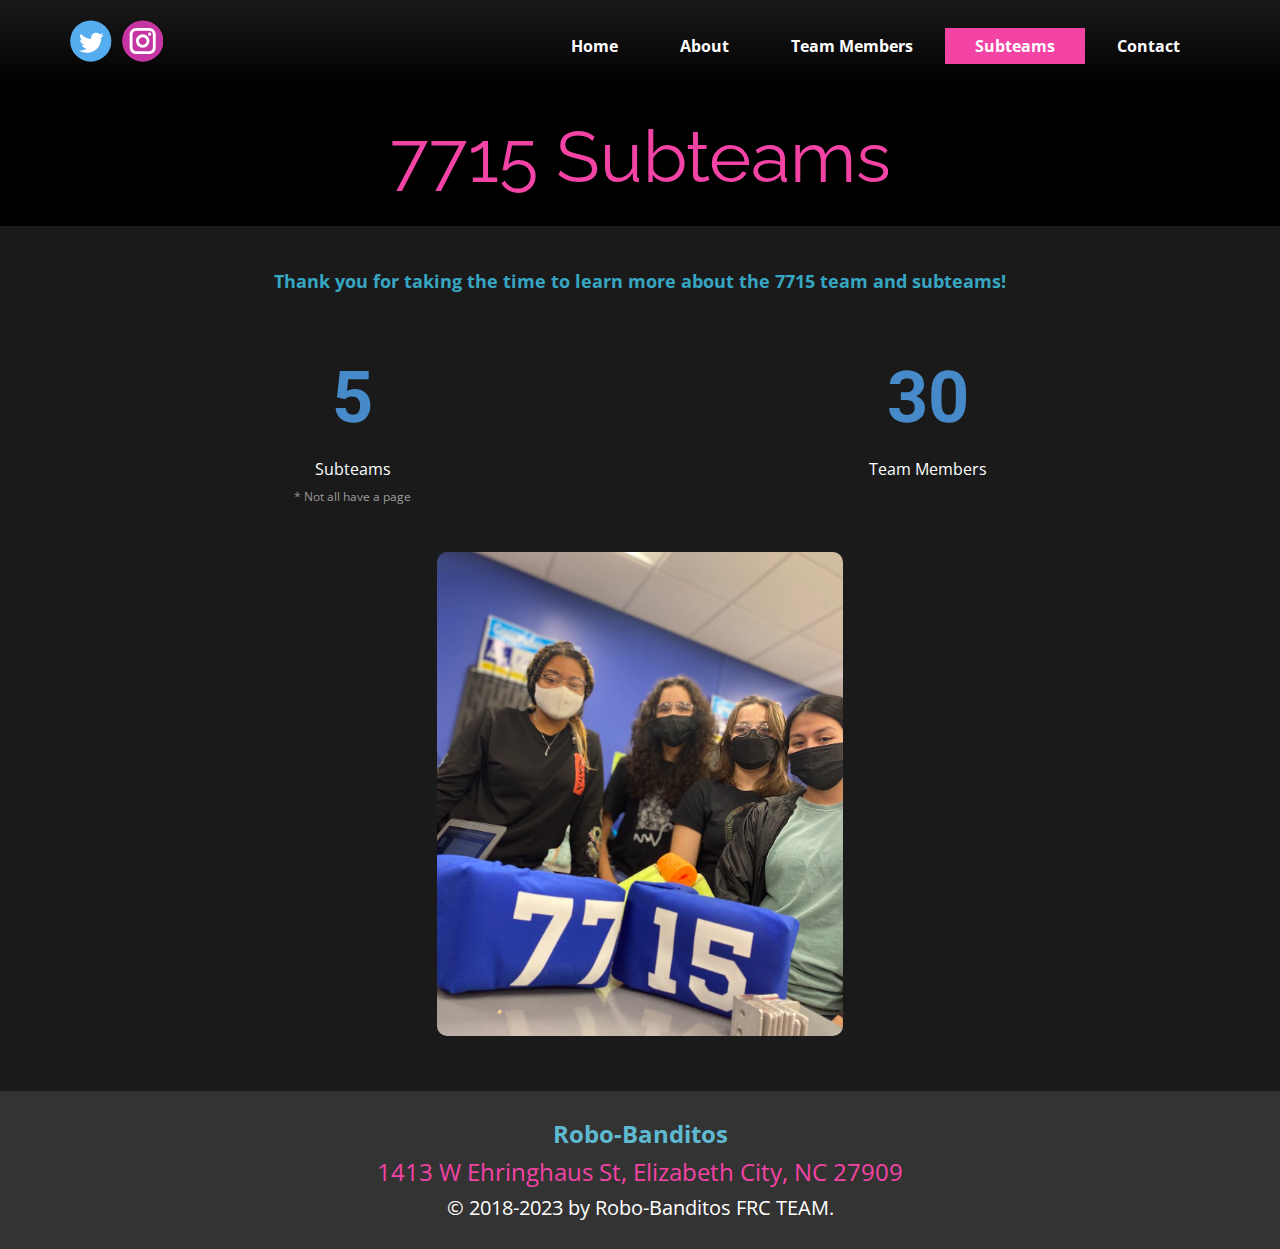
<file: Subteams.html>
<!DOCTYPE html>
<html style="font-size: 16px;" lang="en-US">
  <head>
    <meta name="viewport" content="width=device-width, initial-scale=1.0">
    <meta charset="utf-8">
    <meta name="keywords" content="FRC, Robot, NEAAAT, 7715, Robotics, First">
    <meta name="description" content="This is the offical website for the FRC team 7715">
    <meta name="page_type" content="np-template-header-footer-from-plugin">
    <title>Robo-Banditos 7715: Subteams</title>
    <link rel="stylesheet" href="nicepage.css" media="screen">
<link rel="stylesheet" href="Subteams.css" media="screen">
    <script class="u-script" type="text/javascript" src="jquery.js" defer=""></script>
    <script class="u-script" type="text/javascript" src="nicepage.js" defer=""></script>
    <link rel="icon" href="images/favicon.webp">
    <link id="u-theme-google-font" rel="stylesheet" href="https://fonts.googleapis.com/css?family=Roboto:100,100i,300,300i,400,400i,500,500i,700,700i,900,900i|Open+Sans:300,300i,400,400i,500,500i,600,600i,700,700i,800,800i">
    <link id="u-page-google-font" rel="stylesheet" href="https://fonts.googleapis.com/css?family=Raleway:100,100i,200,200i,300,300i,400,400i,500,500i,600,600i,700,700i,800,800i,900,900i">
    
    
    
    
    
    
    <script type="application/ld+json">{
		"@context": "http://schema.org",
		"@type": "Organization",
		"name": "frc7715",
		"sameAs": [
				"https://twitter.com/frc7715",
				"https://www.instagram.com/robobanditos7715/"
		]
}</script>
    <meta name="theme-color" content="#478ac9">
    <meta name="twitter:site" content="@">
    <meta name="twitter:card" content="summary_large_image">
    <meta name="twitter:title" content="Robo-Banditos 7715: Subteams">
    <meta name="twitter:description" content="frc7715">
    <meta property="og:title" content="Robo-Banditos 7715: Subteams">
    <meta property="og:description" content="This is the offical website for the FRC team 7715">
    <meta property="og:type" content="website">
  <script>
    function gdprConfirmed() {
        return true;
    }
    if (gdprConfirmed()) {
    document.write("\
    \
    <!-- Google Analytics -->\
    <gascript async src=\"https://www.googletagmanager.com/gtag/js?id=G-7EXQM3VXR4\"></gascript>\
    <gascript>\
        window.dataLayer = window.dataLayer || [];\
        function gtag(){dataLayer.push(arguments);}\
        gtag('js', new Date());\
        gtag('config', 'G-7EXQM3VXR4');\
    </gascript>\
    <!-- End Google Analytics -->\
    ".replace(/gascript/g, 'script'));
    }
    </script><script src="https://www.google.com/recaptcha/api.js?render=6Lc4B4ocAAAAADevc-WS11tpEla13W9mrlrYfzqs"></script>
    <script>
( function( grecaptcha, sitekey, actions ) {

	var recaptcha = {

		execute: function( action ) {
			grecaptcha.execute(
				sitekey,
				{ action: action }
			).then( function( token ) {
				var forms = document.getElementsByTagName( 'form' );

				for ( var i = 0; i < forms.length; i++ ) {
					var fields = forms[ i ].getElementsByTagName( 'input' );

					for ( var j = 0; j < fields.length; j++ ) {
						var field = fields[ j ];

						if ( 'recaptchaResponse' === field.getAttribute( 'name' ) ) {
							field.setAttribute( 'value', token );
							break;
						}
					}
				}
			} );
		},

		executeContact: function() {
			recaptcha.execute( actions[ 'contact' ] );
		}
	};

	grecaptcha.ready(
		recaptcha.executeContact
	);

	document.addEventListener( 'change',
		recaptcha.executeContact, false
	);
} )(
	grecaptcha,
	'6Lc4B4ocAAAAADevc-WS11tpEla13W9mrlrYfzqs',
	{"contact":"contact"}
);
    </script>
</head>
  <body class="u-body u-xl-mode"><header class="u-align-left u-clearfix u-header u-section-row-container" id="sec-ad09"><div class="u-section-rows">
        <div class="u-gradient u-section-row u-section-row-1" id="sec-46aa">
          <div class="u-clearfix u-sheet u-sheet-1">
            <div class="u-social-icons u-spacing-10 u-social-icons-1">
              <a class="u-social-url" title="twitter" target="_blank" href="https://twitter.com/frc7715"><span class="u-icon u-social-icon u-social-twitter u-icon-1"><svg class="u-svg-link" preserveAspectRatio="xMidYMin slice" viewBox="0 0 112 112" style=""><use xmlns:xlink="http://www.w3.org/1999/xlink" xlink:href="#svg-3630"></use></svg><svg class="u-svg-content" viewBox="0 0 112 112" x="0" y="0" id="svg-3630"><circle fill="currentColor" class="st0" cx="56.1" cy="56.1" r="55"></circle><path fill="#FFFFFF" d="M83.8,47.3c0,0.6,0,1.2,0,1.7c0,17.7-13.5,38.2-38.2,38.2C38,87.2,31,85,25,81.2c1,0.1,2.1,0.2,3.2,0.2
            c6.3,0,12.1-2.1,16.7-5.7c-5.9-0.1-10.8-4-12.5-9.3c0.8,0.2,1.7,0.2,2.5,0.2c1.2,0,2.4-0.2,3.5-0.5c-6.1-1.2-10.8-6.7-10.8-13.1
            c0-0.1,0-0.1,0-0.2c1.8,1,3.9,1.6,6.1,1.7c-3.6-2.4-6-6.5-6-11.2c0-2.5,0.7-4.8,1.8-6.7c6.6,8.1,16.5,13.5,27.6,14
            c-0.2-1-0.3-2-0.3-3.1c0-7.4,6-13.4,13.4-13.4c3.9,0,7.3,1.6,9.8,4.2c3.1-0.6,5.9-1.7,8.5-3.3c-1,3.1-3.1,5.8-5.9,7.4
            c2.7-0.3,5.3-1,7.7-2.1C88.7,43,86.4,45.4,83.8,47.3z"></path></svg></span>
              </a>
              <a class="u-social-url" title="instagram" target="_blank" href="https://www.instagram.com/robobanditos7715/"><span class="u-icon u-social-icon u-social-instagram u-icon-2"><svg class="u-svg-link" preserveAspectRatio="xMidYMin slice" viewBox="0 0 112 112" style=""><use xmlns:xlink="http://www.w3.org/1999/xlink" xlink:href="#svg-3237"></use></svg><svg class="u-svg-content" viewBox="0 0 112 112" x="0" y="0" id="svg-3237"><circle fill="currentColor" cx="56.1" cy="56.1" r="55"></circle><path fill="#FFFFFF" d="M55.9,38.2c-9.9,0-17.9,8-17.9,17.9C38,66,46,74,55.9,74c9.9,0,17.9-8,17.9-17.9C73.8,46.2,65.8,38.2,55.9,38.2
            z M55.9,66.4c-5.7,0-10.3-4.6-10.3-10.3c-0.1-5.7,4.6-10.3,10.3-10.3c5.7,0,10.3,4.6,10.3,10.3C66.2,61.8,61.6,66.4,55.9,66.4z"></path><path fill="#FFFFFF" d="M74.3,33.5c-2.3,0-4.2,1.9-4.2,4.2s1.9,4.2,4.2,4.2s4.2-1.9,4.2-4.2S76.6,33.5,74.3,33.5z"></path><path fill="#FFFFFF" d="M73.1,21.3H38.6c-9.7,0-17.5,7.9-17.5,17.5v34.5c0,9.7,7.9,17.6,17.5,17.6h34.5c9.7,0,17.5-7.9,17.5-17.5V38.8
            C90.6,29.1,82.7,21.3,73.1,21.3z M83,73.3c0,5.5-4.5,9.9-9.9,9.9H38.6c-5.5,0-9.9-4.5-9.9-9.9V38.8c0-5.5,4.5-9.9,9.9-9.9h34.5
            c5.5,0,9.9,4.5,9.9,9.9V73.3z"></path></svg></span>
              </a>
            </div>
            <nav data-position="" class="u-menu u-menu-dropdown u-offcanvas u-menu-1">
              <div class="menu-collapse" style="font-size: 1rem; letter-spacing: 0px; font-weight: 700;">
                <a class="u-button-style u-custom-active-border-color u-custom-border u-custom-border-color u-custom-borders u-custom-hover-border-color u-custom-left-right-menu-spacing u-custom-padding-bottom u-custom-text-active-color u-custom-text-color u-custom-text-hover-color u-custom-top-bottom-menu-spacing u-nav-link" href="#" style="font-size: calc(1em + 4px); height: 20px; color: rgb(130, 177, 255) !important;">
                  <svg class="u-svg-link" preserveAspectRatio="xMidYMin slice" viewBox="0 -96 512 512" style=""><use xmlns:xlink="http://www.w3.org/1999/xlink" xlink:href="#svg-2e89"></use></svg>
                  <svg class="u-svg-content" viewBox="0 -96 512 512" id="svg-2e89"><g fill="currentColor"><path d="m32 0h448c17.671875 0 32 14.328125 32 32s-14.328125 32-32 32h-448c-17.671875 0-32-14.328125-32-32s14.328125-32 32-32zm0 0"></path><path d="m32 128h448c17.671875 0 32 14.328125 32 32s-14.328125 32-32 32h-448c-17.671875 0-32-14.328125-32-32s14.328125-32 32-32zm0 0"></path><path d="m32 256h448c17.671875 0 32 14.328125 32 32s-14.328125 32-32 32h-448c-17.671875 0-32-14.328125-32-32s14.328125-32 32-32zm0 0"></path>
</g></svg>
                </a>
              </div>
              <div class="u-custom-menu u-nav-container">
                <ul class="u-nav u-spacing-2 u-unstyled u-nav-1"><li class="u-nav-item"><a class="u-active-custom-color-1 u-button-style u-hover-custom-color-1 u-nav-link u-text-active-white u-text-body-alt-color u-text-hover-white" href="https://www.robobanditos7715.com/" style="padding: 10px 30px;">Home</a>
</li><li class="u-nav-item"><a class="u-active-custom-color-1 u-button-style u-hover-custom-color-1 u-nav-link u-text-active-white u-text-body-alt-color u-text-hover-white" href="About.html" style="padding: 10px 30px;">About</a><div class="u-nav-popup"><ul class="u-h-spacing-20 u-nav u-unstyled u-v-spacing-10 u-nav-2"><li class="u-nav-item"><a class="u-button-style u-nav-link u-white" href="https://www.thebluealliance.com/team/7715" target="_blank">Team Stats</a>
</li><li class="u-nav-item"><a class="u-button-style u-nav-link u-white" href="Calender.html">Calender</a>
</li><li class="u-nav-item"><a class="u-button-style u-nav-link u-white" href="Gallery.html">Gallery</a>
</li></ul>
</div>
</li><li class="u-nav-item"><a class="u-active-custom-color-1 u-button-style u-hover-custom-color-1 u-nav-link u-text-active-white u-text-body-alt-color u-text-hover-white" href="Team-Members.html" style="padding: 10px 30px;">Team Members</a>
</li><li class="u-nav-item"><a class="u-active-custom-color-1 u-button-style u-hover-custom-color-1 u-nav-link u-text-active-white u-text-body-alt-color u-text-hover-white" href="Subteams.html" style="padding: 10px 30px;">Subteams</a><div class="u-nav-popup"><ul class="u-h-spacing-20 u-nav u-unstyled u-v-spacing-10 u-nav-3"><li class="u-nav-item"><a class="u-button-style u-nav-link u-white" href="Safety.html">Safety</a>
</li><li class="u-nav-item"><a class="u-button-style u-nav-link u-white" href="Marketing.html">Marketing</a>
</li><li class="u-nav-item"><a class="u-button-style u-nav-link u-white" href="Mechanical-Team.html">Mechanical</a>
</li></ul>
</div>
</li><li class="u-nav-item"><a class="u-active-custom-color-1 u-button-style u-hover-custom-color-1 u-nav-link u-text-active-white u-text-body-alt-color u-text-hover-white" href="Contact.html" style="padding: 10px 30px;">Contact</a><div class="u-nav-popup"><ul class="u-h-spacing-20 u-nav u-unstyled u-v-spacing-10 u-nav-4"><li class="u-nav-item"><a class="u-button-style u-nav-link u-white" href="Sponsor.html">Sponsorship</a>
</li><li class="u-nav-item"><a class="u-button-style u-nav-link u-white" href="https://blog.robobanditos7715.com/" target="_blank">Blog</a>
</li></ul>
</div>
</li></ul>
              </div>
              <div class="u-custom-menu u-nav-container-collapse">
                <div class="u-black u-container-style u-inner-container-layout u-opacity u-opacity-95 u-sidenav">
                  <div class="u-inner-container-layout u-sidenav-overflow">
                    <div class="u-menu-close"></div>
                    <ul class="u-align-center u-nav u-popupmenu-items u-unstyled u-nav-5"><li class="u-nav-item"><a class="u-button-style u-nav-link" href="https://www.robobanditos7715.com/">Home</a>
</li><li class="u-nav-item"><a class="u-button-style u-nav-link" href="About.html">About</a><div class="u-nav-popup"><ul class="u-h-spacing-20 u-nav u-unstyled u-v-spacing-10 u-nav-6"><li class="u-nav-item"><a class="u-button-style u-nav-link" href="https://www.thebluealliance.com/team/7715" target="_blank">Team Stats</a>
</li><li class="u-nav-item"><a class="u-button-style u-nav-link" href="Calender.html">Calender</a>
</li><li class="u-nav-item"><a class="u-button-style u-nav-link" href="Gallery.html">Gallery</a>
</li></ul>
</div>
</li><li class="u-nav-item"><a class="u-button-style u-nav-link" href="Team-Members.html">Team Members</a>
</li><li class="u-nav-item"><a class="u-button-style u-nav-link" href="Subteams.html">Subteams</a><div class="u-nav-popup"><ul class="u-h-spacing-20 u-nav u-unstyled u-v-spacing-10 u-nav-7"><li class="u-nav-item"><a class="u-button-style u-nav-link" href="Safety.html">Safety</a>
</li><li class="u-nav-item"><a class="u-button-style u-nav-link" href="Marketing.html">Marketing</a>
</li><li class="u-nav-item"><a class="u-button-style u-nav-link" href="Mechanical-Team.html">Mechanical</a>
</li></ul>
</div>
</li><li class="u-nav-item"><a class="u-button-style u-nav-link" href="Contact.html">Contact</a><div class="u-nav-popup"><ul class="u-h-spacing-20 u-nav u-unstyled u-v-spacing-10 u-nav-8"><li class="u-nav-item"><a class="u-button-style u-nav-link" href="Sponsor.html">Sponsorship</a>
</li><li class="u-nav-item"><a class="u-button-style u-nav-link" href="https://blog.robobanditos7715.com/" target="_blank">Blog</a>
</li></ul>
</div>
</li></ul>
                  </div>
                </div>
                <div class="u-black u-menu-overlay u-opacity u-opacity-70"></div>
              </div>
            </nav>
          </div>
          
          
          
          
          
        </div>
      </div></header>
    <section class="skrollable u-align-center u-black u-clearfix u-section-1" src="" id="sec-5b37">
      <div class="u-clearfix u-sheet u-valign-middle u-sheet-1">
        <h1 class="u-custom-font u-font-raleway u-text u-text-custom-color-1 u-text-default u-title u-text-1">7715 Subteams</h1>
      </div>
    </section>
    <section class="u-clearfix u-grey-90 u-section-2" id="sec-1150">
      <div class="u-clearfix u-sheet u-valign-middle u-sheet-1">
        <div class="fr-view u-align-center u-clearfix u-rich-text u-text u-text-1">
          <p>
            <span style="font-size: 1.125rem;">
              <span class="u-text-custom-color-3" style="font-weight: 700;">Thank you for taking the time to learn more about the 7715 team and subteams!</span>
            </span>
          </p>
        </div>
      </div>
    </section>
    <section class="u-clearfix u-grey-90 u-section-3" id="sec-dab1">
      <div class="u-clearfix u-sheet u-valign-middle u-sheet-1">
        <div class="u-expanded-width u-list u-list-1">
          <div class="u-repeater u-repeater-1">
            <div class="u-align-center u-container-style u-list-item u-repeater-item">
              <div class="u-container-layout u-similar-container u-container-layout-1">
                <h1 class="u-text u-text-default u-text-palette-1-base u-title u-text-1" data-animation-name="counter" data-animation-event="scroll" data-animation-duration="3000">6</h1>
                <p class="u-text u-text-2">Subteams<br>
                </p>
                <p class="u-text u-text-3">
                  <span style="font-size: 0.75rem;" class="u-text-grey-40">* Not all have a page</span>
                  <br>
                </p>
              </div>
            </div>
            <div class="u-align-center u-container-style u-list-item u-repeater-item">
              <div class="u-container-layout u-similar-container u-container-layout-2">
                <h1 class="u-text u-text-default u-text-palette-1-base u-title u-text-4" data-animation-name="counter" data-animation-event="scroll" data-animation-duration="3000">38</h1>
                <p class="u-text u-text-5">Team Members</p>
                <p class="u-text u-text-6">&nbsp;</p>
              </div>
            </div>
          </div>
        </div>
      </div>
    </section>
    <section class="u-clearfix u-grey-90 u-section-4" id="sec-df69">
      <div class="u-clearfix u-sheet u-sheet-1">
        <img class="u-image u-image-round u-radius-10 lazyload u-image-1" alt="" data-image-width="562" data-image-height="730" data-src="images/7715girlsimage.png">
      </div>
    </section>
    
    
    
    <footer class="u-align-center u-clearfix u-footer u-grey-80 u-footer" id="sec-085d"><div class="u-clearfix u-sheet u-sheet-1">
        <p class="u-small-text u-text u-text-variant u-text-1">
          <span style="font-size: 1.25rem;">
            <span style="font-size: 1.5rem;">
              <span style="font-weight: 700;">
                <span class="u-text-custom-color-2">Robo-Banditos</span>
              </span>
              <br>
              <span class="u-text-custom-color-1">1413 W Ehringhaus St, Elizabeth City, NC 27909</span>
            </span>
            <br>© 2018-2023 by Robo-Banditos FRC TEAM.
          </span>
          <br>
        </p>
      </div></footer>
  </body>
</html>
</file>
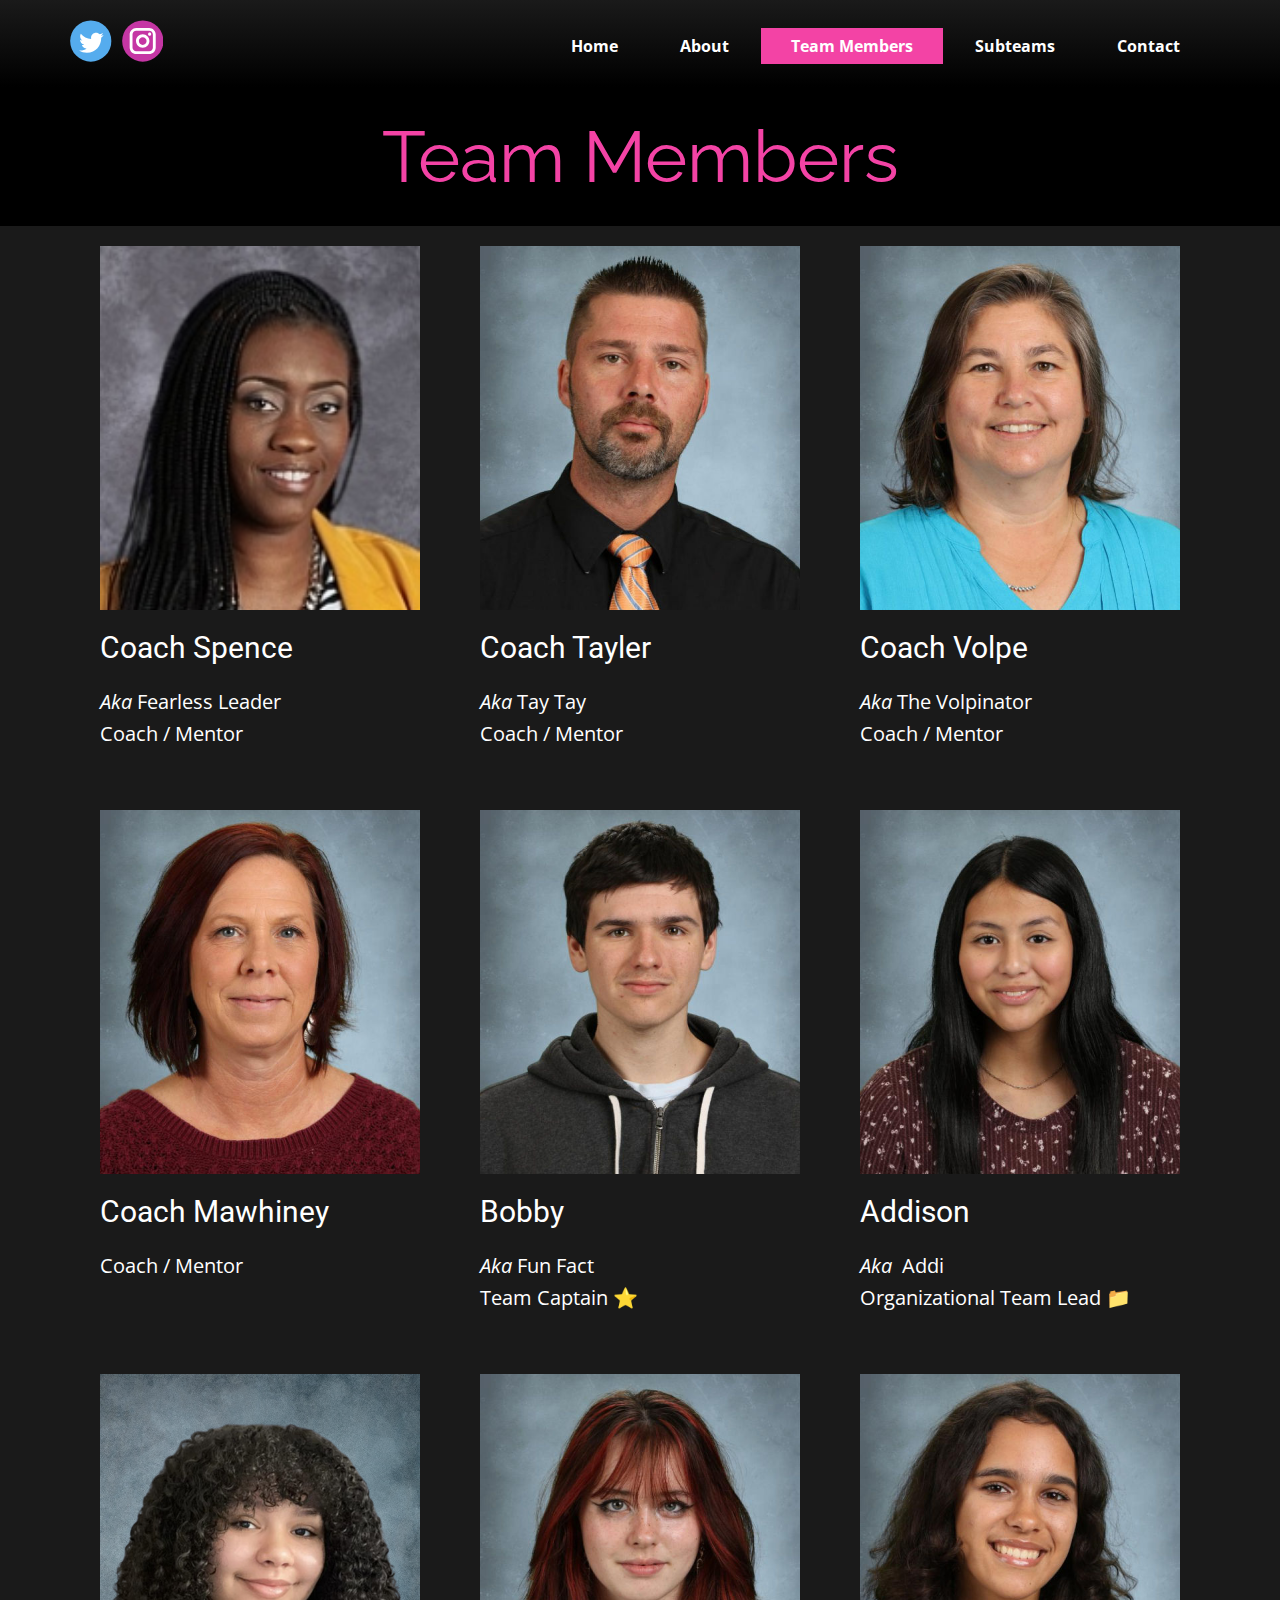
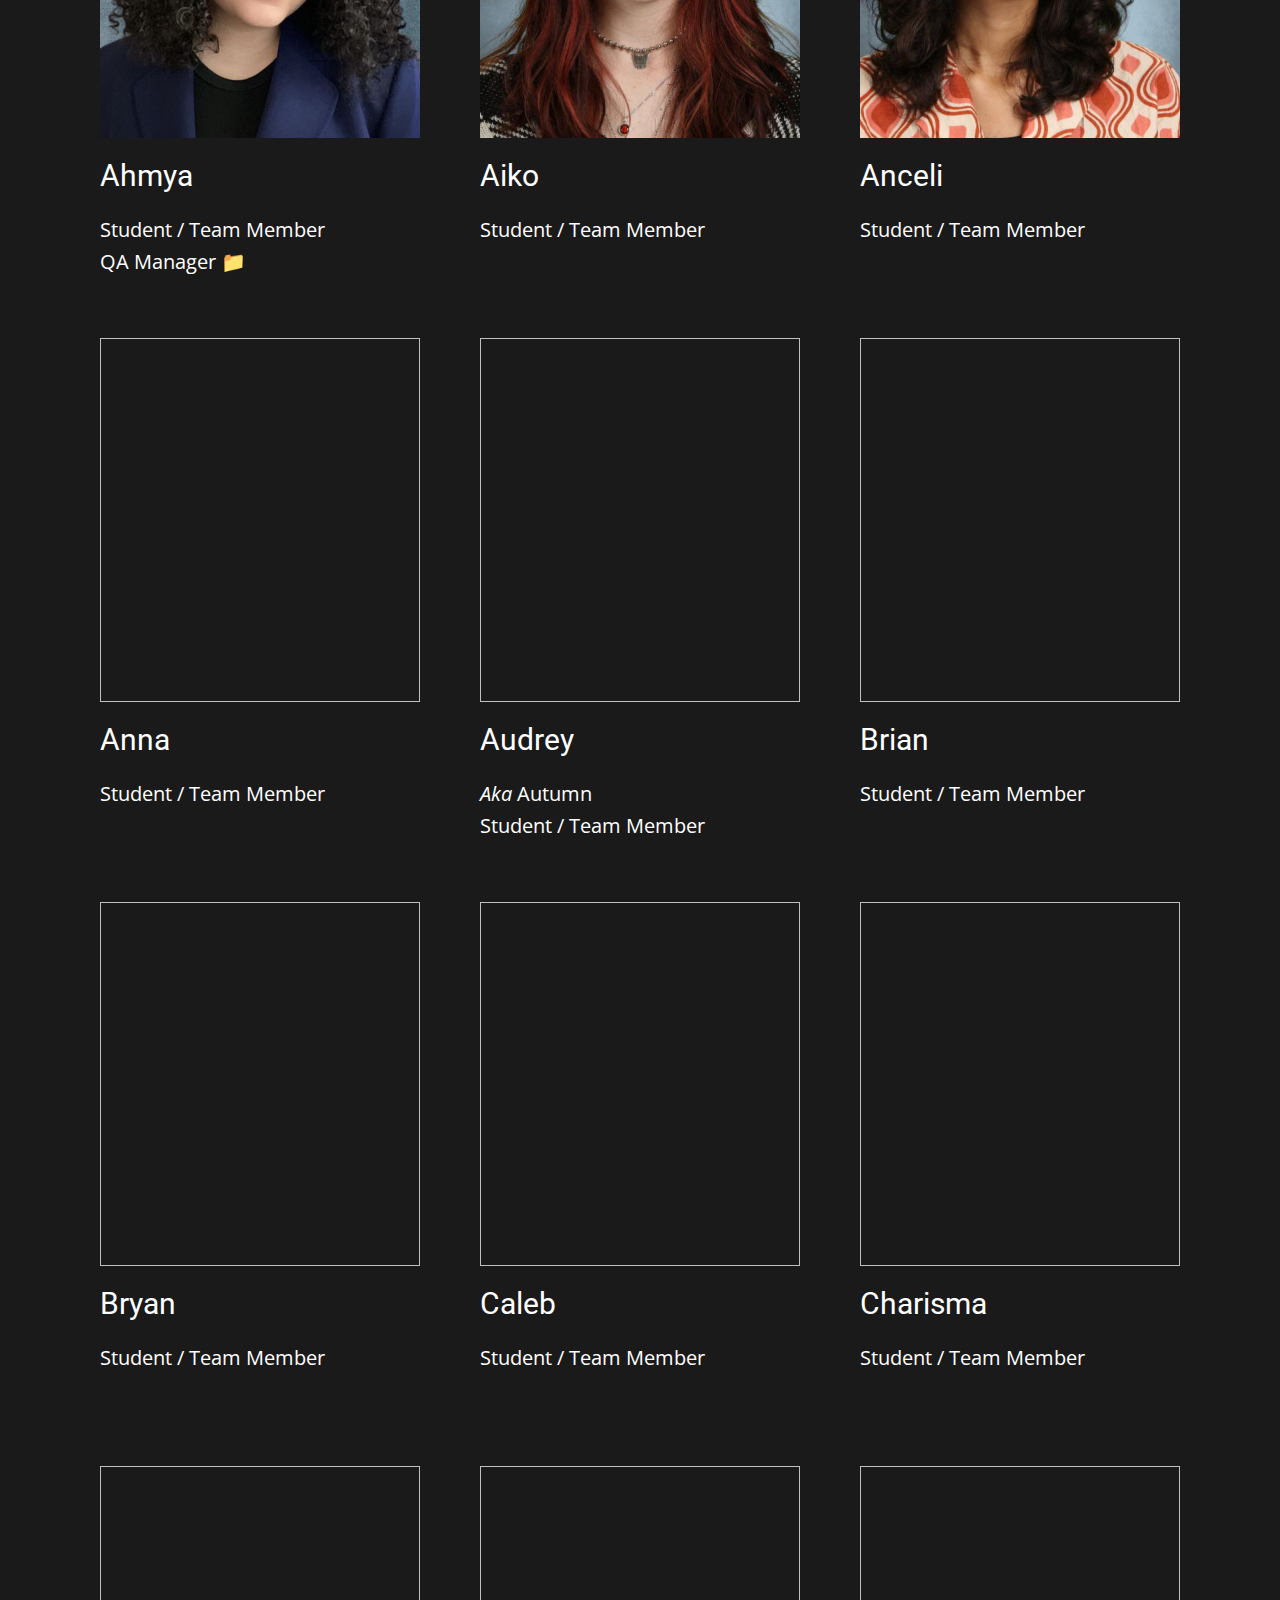
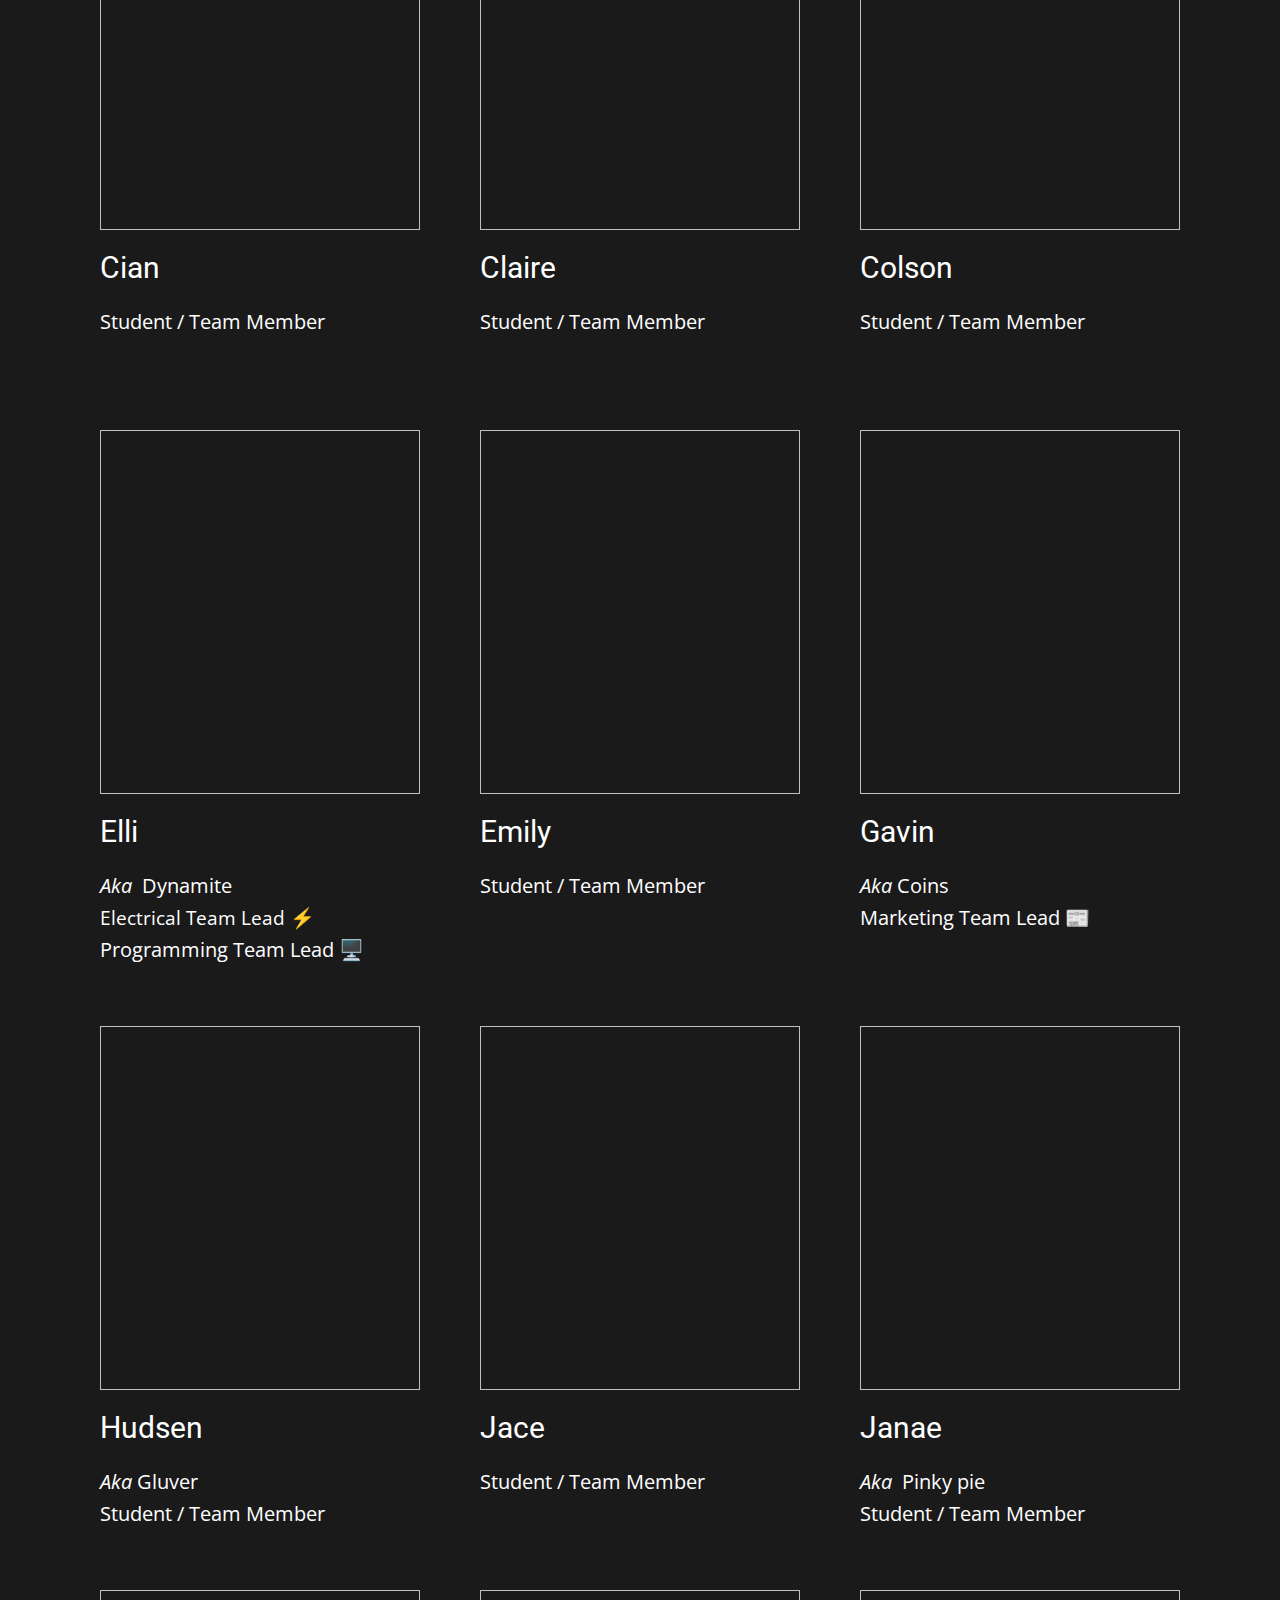
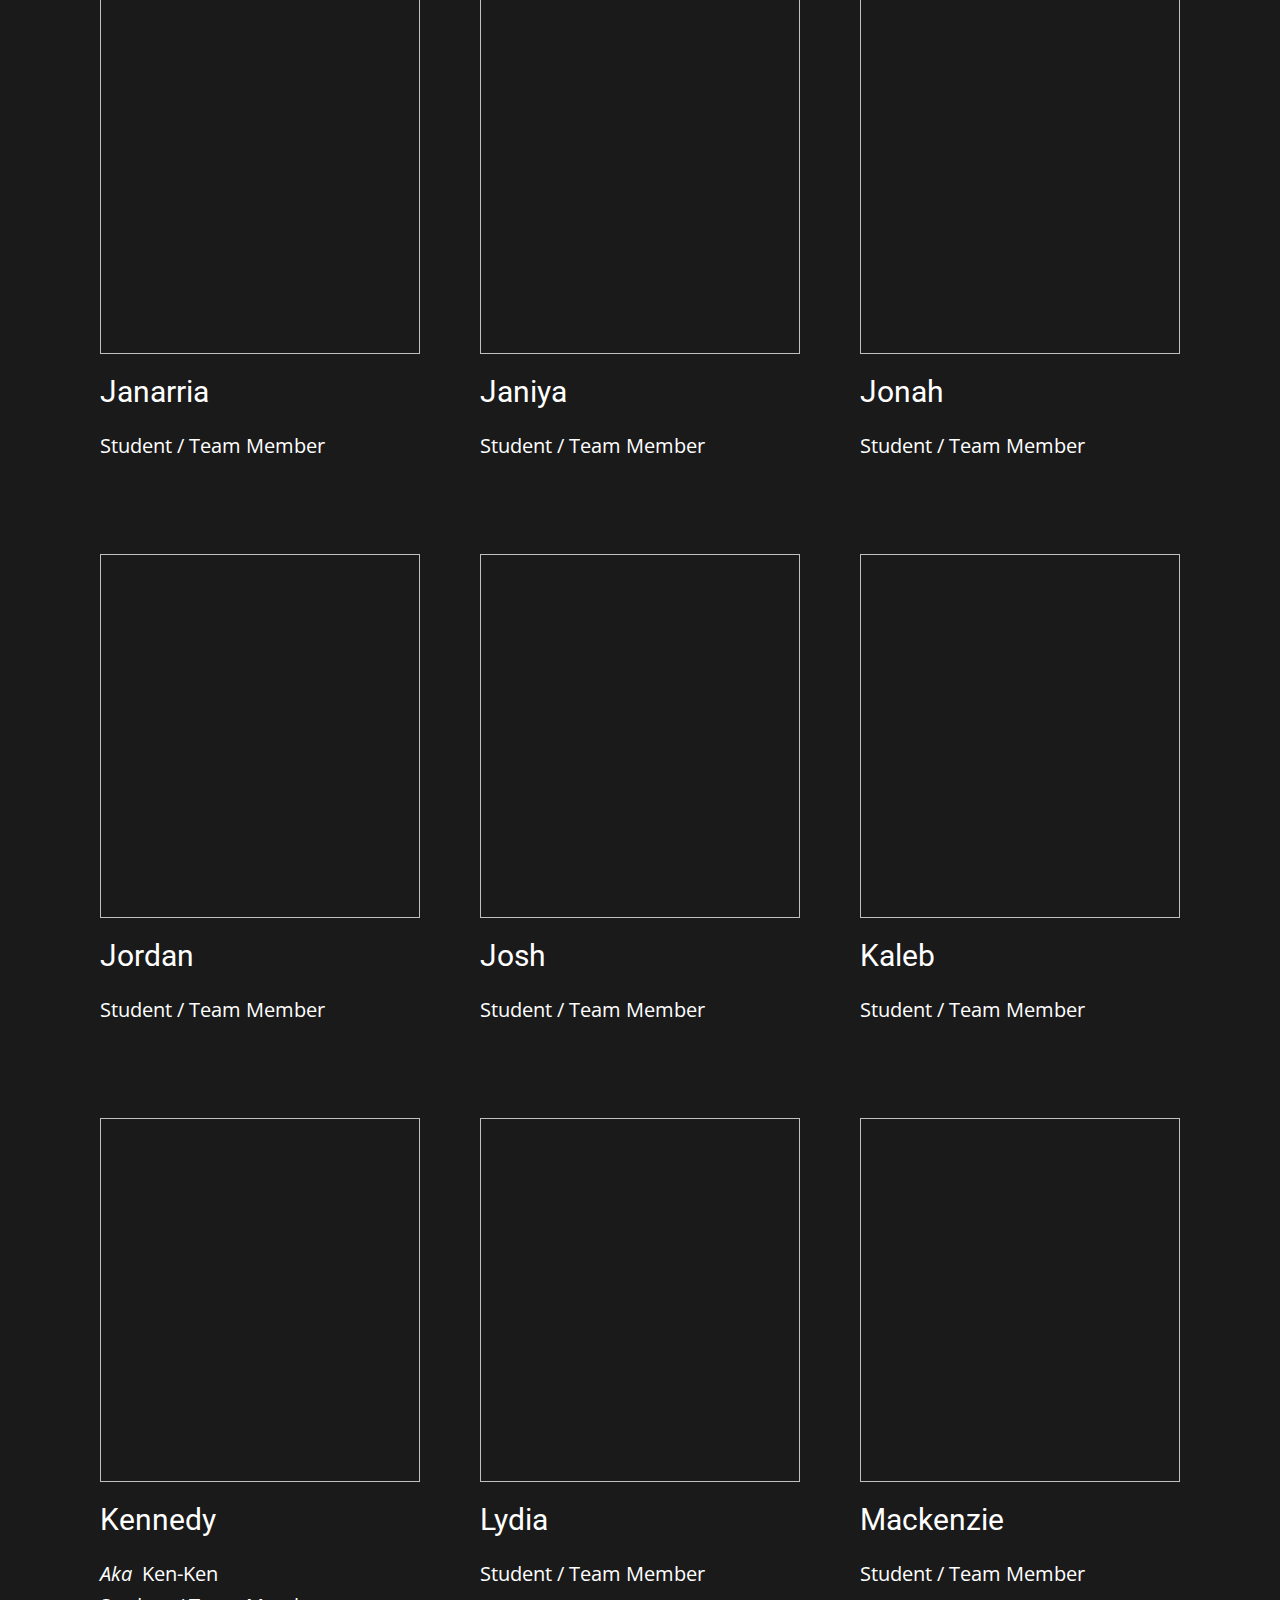
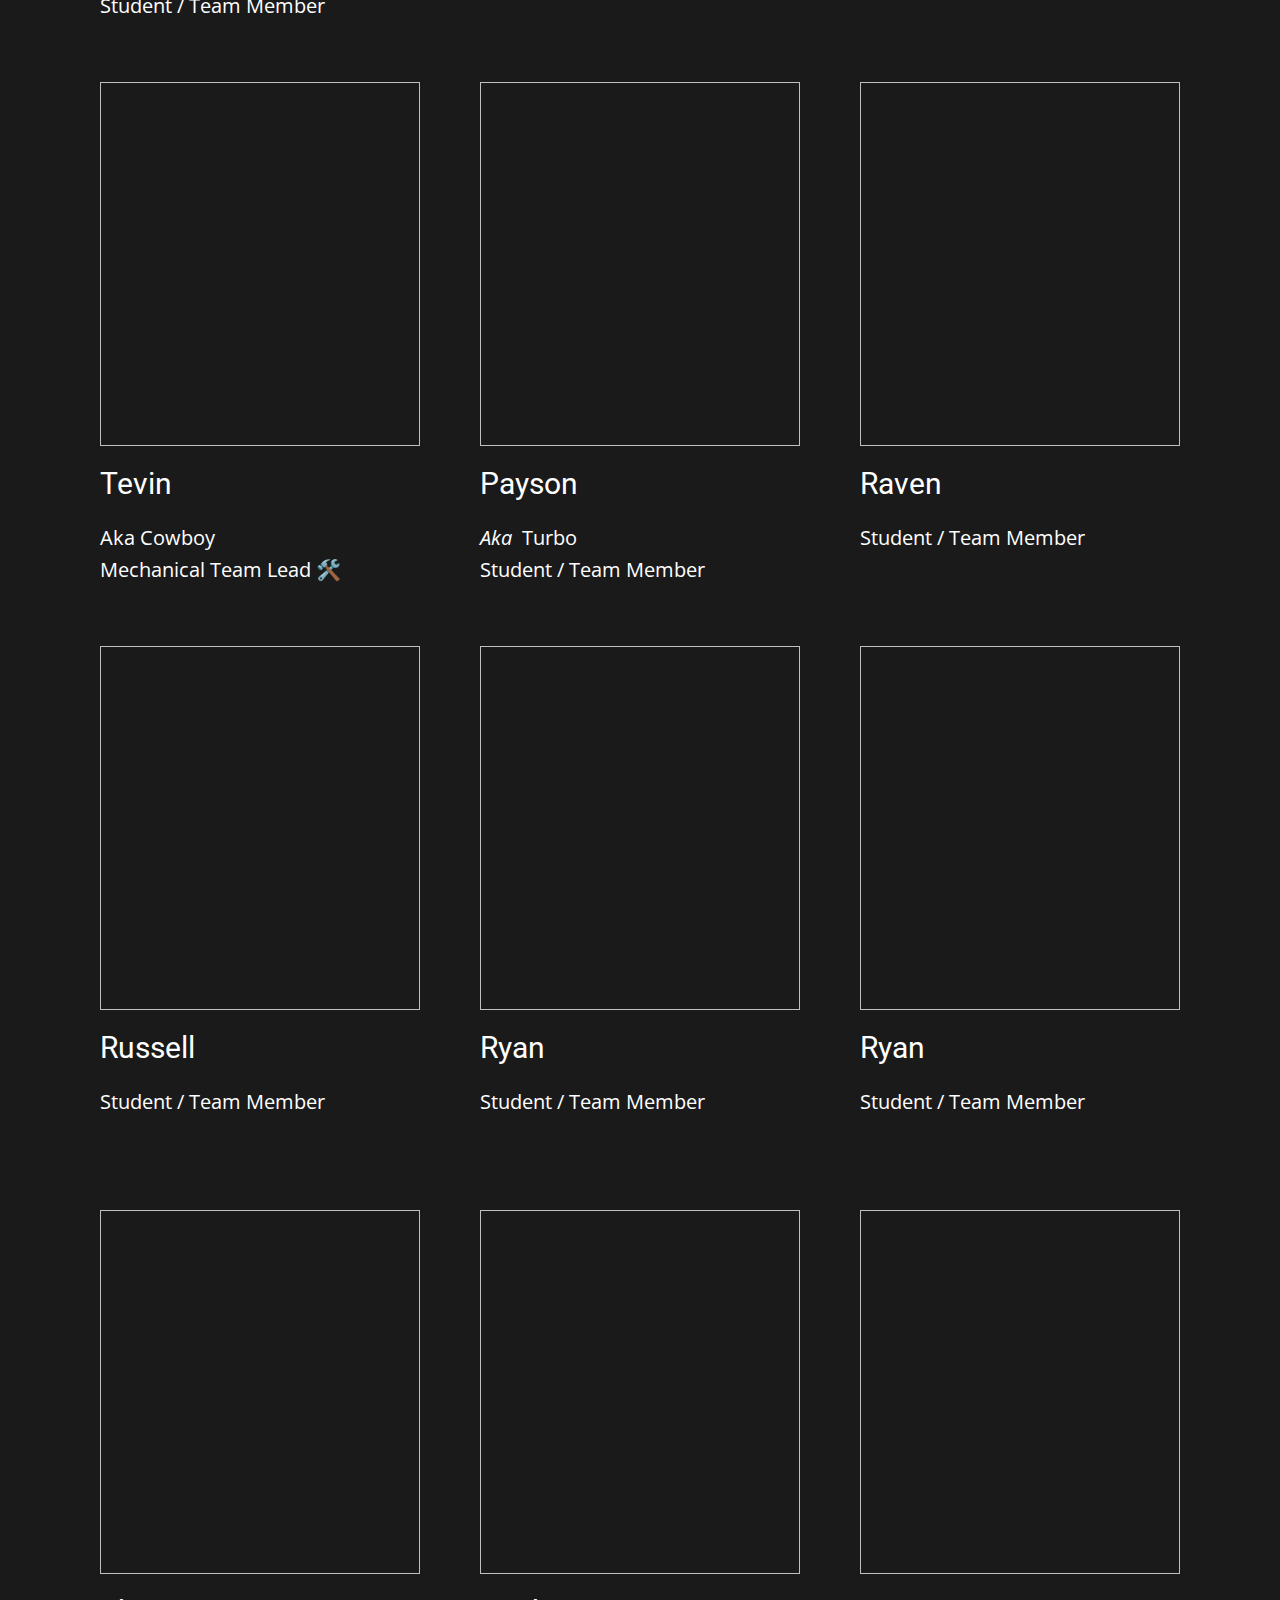
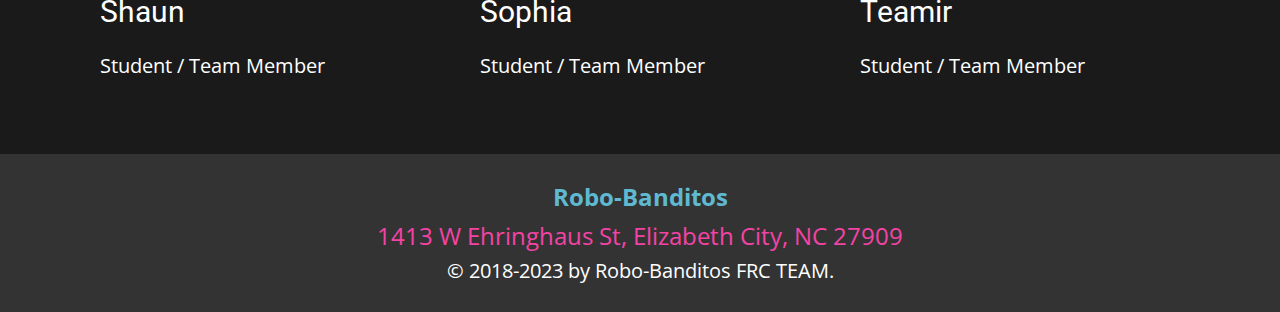
<file: Team-Members.html>
<!DOCTYPE html>
<html style="font-size: 16px;" lang="en-US">
  <head>
    <meta name="viewport" content="width=device-width, initial-scale=1.0">
    <meta charset="utf-8">
    <meta name="keywords" content="FRC, Robot, NEAAAT, 7715, Robotics, First">
    <meta name="description" content="This is the offical website for the FRC team 7715">
    <meta name="page_type" content="np-template-header-footer-from-plugin">
    <title>Robo-Banditos 7715: The Team</title>
    <link rel="stylesheet" href="nicepage.css" media="screen">
<link rel="stylesheet" href="Team-Members.css" media="screen">
    <script class="u-script" type="text/javascript" src="jquery.js" defer=""></script>
    <script class="u-script" type="text/javascript" src="nicepage.js" defer=""></script>
    <link rel="icon" href="images/favicon.webp">
    <link id="u-theme-google-font" rel="stylesheet" href="https://fonts.googleapis.com/css?family=Roboto:100,100i,300,300i,400,400i,500,500i,700,700i,900,900i|Open+Sans:300,300i,400,400i,500,500i,600,600i,700,700i,800,800i">
    <link id="u-page-google-font" rel="stylesheet" href="https://fonts.googleapis.com/css?family=Raleway:100,100i,200,200i,300,300i,400,400i,500,500i,600,600i,700,700i,800,800i,900,900i">
    
    
    
    
    
    
    
    
    
    
    
    
    
    
    
    
    
    <script type="application/ld+json">{
		"@context": "http://schema.org",
		"@type": "Organization",
		"name": "frc7715",
		"sameAs": [
				"https://twitter.com/frc7715",
				"https://www.instagram.com/robobanditos7715/"
		]
}</script>
    <meta name="theme-color" content="#478ac9">
    <meta name="twitter:site" content="@">
    <meta name="twitter:card" content="summary_large_image">
    <meta name="twitter:title" content="Robo-Banditos 7715: The Team">
    <meta name="twitter:description" content="frc7715">
    <meta property="og:title" content="Robo-Banditos 7715: The Team">
    <meta property="og:description" content="This is the offical website for the FRC team 7715">
    <meta property="og:type" content="website">
  <script>
    function gdprConfirmed() {
        return true;
    }
    if (gdprConfirmed()) {
    document.write("\
    \
    <!-- Google Analytics -->\
    <gascript async src=\"https://www.googletagmanager.com/gtag/js?id=G-7EXQM3VXR4\"></gascript>\
    <gascript>\
        window.dataLayer = window.dataLayer || [];\
        function gtag(){dataLayer.push(arguments);}\
        gtag('js', new Date());\
        gtag('config', 'G-7EXQM3VXR4');\
    </gascript>\
    <!-- End Google Analytics -->\
    ".replace(/gascript/g, 'script'));
    }
    </script><script src="https://www.google.com/recaptcha/api.js?render=6Lc4B4ocAAAAADevc-WS11tpEla13W9mrlrYfzqs"></script>
    <script>
( function( grecaptcha, sitekey, actions ) {

	var recaptcha = {

		execute: function( action ) {
			grecaptcha.execute(
				sitekey,
				{ action: action }
			).then( function( token ) {
				var forms = document.getElementsByTagName( 'form' );

				for ( var i = 0; i < forms.length; i++ ) {
					var fields = forms[ i ].getElementsByTagName( 'input' );

					for ( var j = 0; j < fields.length; j++ ) {
						var field = fields[ j ];

						if ( 'recaptchaResponse' === field.getAttribute( 'name' ) ) {
							field.setAttribute( 'value', token );
							break;
						}
					}
				}
			} );
		},

		executeContact: function() {
			recaptcha.execute( actions[ 'contact' ] );
		}
	};

	grecaptcha.ready(
		recaptcha.executeContact
	);

	document.addEventListener( 'change',
		recaptcha.executeContact, false
	);
} )(
	grecaptcha,
	'6Lc4B4ocAAAAADevc-WS11tpEla13W9mrlrYfzqs',
	{"contact":"contact"}
);
    </script>
</head>
  <body class="u-body u-xl-mode"><header class="u-align-left u-clearfix u-header u-section-row-container" id="sec-ad09"><div class="u-section-rows">
        <div class="u-gradient u-section-row u-section-row-1" id="sec-46aa">
          <div class="u-clearfix u-sheet u-sheet-1">
            <div class="u-social-icons u-spacing-10 u-social-icons-1">
              <a class="u-social-url" title="twitter" target="_blank" href="https://twitter.com/frc7715"><span class="u-icon u-social-icon u-social-twitter u-icon-1"><svg class="u-svg-link" preserveAspectRatio="xMidYMin slice" viewBox="0 0 112 112" style=""><use xmlns:xlink="http://www.w3.org/1999/xlink" xlink:href="#svg-3630"></use></svg><svg class="u-svg-content" viewBox="0 0 112 112" x="0" y="0" id="svg-3630"><circle fill="currentColor" class="st0" cx="56.1" cy="56.1" r="55"></circle><path fill="#FFFFFF" d="M83.8,47.3c0,0.6,0,1.2,0,1.7c0,17.7-13.5,38.2-38.2,38.2C38,87.2,31,85,25,81.2c1,0.1,2.1,0.2,3.2,0.2
            c6.3,0,12.1-2.1,16.7-5.7c-5.9-0.1-10.8-4-12.5-9.3c0.8,0.2,1.7,0.2,2.5,0.2c1.2,0,2.4-0.2,3.5-0.5c-6.1-1.2-10.8-6.7-10.8-13.1
            c0-0.1,0-0.1,0-0.2c1.8,1,3.9,1.6,6.1,1.7c-3.6-2.4-6-6.5-6-11.2c0-2.5,0.7-4.8,1.8-6.7c6.6,8.1,16.5,13.5,27.6,14
            c-0.2-1-0.3-2-0.3-3.1c0-7.4,6-13.4,13.4-13.4c3.9,0,7.3,1.6,9.8,4.2c3.1-0.6,5.9-1.7,8.5-3.3c-1,3.1-3.1,5.8-5.9,7.4
            c2.7-0.3,5.3-1,7.7-2.1C88.7,43,86.4,45.4,83.8,47.3z"></path></svg></span>
              </a>
              <a class="u-social-url" title="instagram" target="_blank" href="https://www.instagram.com/robobanditos7715/"><span class="u-icon u-social-icon u-social-instagram u-icon-2"><svg class="u-svg-link" preserveAspectRatio="xMidYMin slice" viewBox="0 0 112 112" style=""><use xmlns:xlink="http://www.w3.org/1999/xlink" xlink:href="#svg-3237"></use></svg><svg class="u-svg-content" viewBox="0 0 112 112" x="0" y="0" id="svg-3237"><circle fill="currentColor" cx="56.1" cy="56.1" r="55"></circle><path fill="#FFFFFF" d="M55.9,38.2c-9.9,0-17.9,8-17.9,17.9C38,66,46,74,55.9,74c9.9,0,17.9-8,17.9-17.9C73.8,46.2,65.8,38.2,55.9,38.2
            z M55.9,66.4c-5.7,0-10.3-4.6-10.3-10.3c-0.1-5.7,4.6-10.3,10.3-10.3c5.7,0,10.3,4.6,10.3,10.3C66.2,61.8,61.6,66.4,55.9,66.4z"></path><path fill="#FFFFFF" d="M74.3,33.5c-2.3,0-4.2,1.9-4.2,4.2s1.9,4.2,4.2,4.2s4.2-1.9,4.2-4.2S76.6,33.5,74.3,33.5z"></path><path fill="#FFFFFF" d="M73.1,21.3H38.6c-9.7,0-17.5,7.9-17.5,17.5v34.5c0,9.7,7.9,17.6,17.5,17.6h34.5c9.7,0,17.5-7.9,17.5-17.5V38.8
            C90.6,29.1,82.7,21.3,73.1,21.3z M83,73.3c0,5.5-4.5,9.9-9.9,9.9H38.6c-5.5,0-9.9-4.5-9.9-9.9V38.8c0-5.5,4.5-9.9,9.9-9.9h34.5
            c5.5,0,9.9,4.5,9.9,9.9V73.3z"></path></svg></span>
              </a>
            </div>
            <nav data-position="" class="u-menu u-menu-dropdown u-offcanvas u-menu-1">
              <div class="menu-collapse" style="font-size: 1rem; letter-spacing: 0px; font-weight: 700;">
                <a class="u-button-style u-custom-active-border-color u-custom-border u-custom-border-color u-custom-borders u-custom-hover-border-color u-custom-left-right-menu-spacing u-custom-padding-bottom u-custom-text-active-color u-custom-text-color u-custom-text-hover-color u-custom-top-bottom-menu-spacing u-nav-link" href="#" style="font-size: calc(1em + 4px); height: 20px; color: rgb(130, 177, 255) !important;">
                  <svg class="u-svg-link" preserveAspectRatio="xMidYMin slice" viewBox="0 -96 512 512" style=""><use xmlns:xlink="http://www.w3.org/1999/xlink" xlink:href="#svg-2e89"></use></svg>
                  <svg class="u-svg-content" viewBox="0 -96 512 512" id="svg-2e89"><g fill="currentColor"><path d="m32 0h448c17.671875 0 32 14.328125 32 32s-14.328125 32-32 32h-448c-17.671875 0-32-14.328125-32-32s14.328125-32 32-32zm0 0"></path><path d="m32 128h448c17.671875 0 32 14.328125 32 32s-14.328125 32-32 32h-448c-17.671875 0-32-14.328125-32-32s14.328125-32 32-32zm0 0"></path><path d="m32 256h448c17.671875 0 32 14.328125 32 32s-14.328125 32-32 32h-448c-17.671875 0-32-14.328125-32-32s14.328125-32 32-32zm0 0"></path>
</g></svg>
                </a>
              </div>
              <div class="u-custom-menu u-nav-container">
                <ul class="u-nav u-spacing-2 u-unstyled u-nav-1"><li class="u-nav-item"><a class="u-active-custom-color-1 u-button-style u-hover-custom-color-1 u-nav-link u-text-active-white u-text-body-alt-color u-text-hover-white" href="https://www.robobanditos7715.com/" style="padding: 10px 30px;">Home</a>
</li><li class="u-nav-item"><a class="u-active-custom-color-1 u-button-style u-hover-custom-color-1 u-nav-link u-text-active-white u-text-body-alt-color u-text-hover-white" href="About.html" style="padding: 10px 30px;">About</a><div class="u-nav-popup"><ul class="u-h-spacing-20 u-nav u-unstyled u-v-spacing-10 u-nav-2"><li class="u-nav-item"><a class="u-button-style u-nav-link u-white" href="https://www.thebluealliance.com/team/7715" target="_blank">Team Stats</a>
</li><li class="u-nav-item"><a class="u-button-style u-nav-link u-white" href="Calender.html">Calender</a>
</li><li class="u-nav-item"><a class="u-button-style u-nav-link u-white" href="Gallery.html">Gallery</a>
</li></ul>
</div>
</li><li class="u-nav-item"><a class="u-active-custom-color-1 u-button-style u-hover-custom-color-1 u-nav-link u-text-active-white u-text-body-alt-color u-text-hover-white" href="Team-Members.html" style="padding: 10px 30px;">Team Members</a>
</li><li class="u-nav-item"><a class="u-active-custom-color-1 u-button-style u-hover-custom-color-1 u-nav-link u-text-active-white u-text-body-alt-color u-text-hover-white" href="Subteams.html" style="padding: 10px 30px;">Subteams</a><div class="u-nav-popup"><ul class="u-h-spacing-20 u-nav u-unstyled u-v-spacing-10 u-nav-3"><li class="u-nav-item"><a class="u-button-style u-nav-link u-white" href="Safety.html">Safety</a>
</li><li class="u-nav-item"><a class="u-button-style u-nav-link u-white" href="Marketing.html">Marketing</a>
</li><li class="u-nav-item"><a class="u-button-style u-nav-link u-white" href="Mechanical-Team.html">Mechanical</a>
</li></ul>
</div>
</li><li class="u-nav-item"><a class="u-active-custom-color-1 u-button-style u-hover-custom-color-1 u-nav-link u-text-active-white u-text-body-alt-color u-text-hover-white" href="Contact.html" style="padding: 10px 30px;">Contact</a><div class="u-nav-popup"><ul class="u-h-spacing-20 u-nav u-unstyled u-v-spacing-10 u-nav-4"><li class="u-nav-item"><a class="u-button-style u-nav-link u-white" href="Sponsor.html">Sponsorship</a>
</li><li class="u-nav-item"><a class="u-button-style u-nav-link u-white" href="https://blog.robobanditos7715.com/" target="_blank">Blog</a>
</li></ul>
</div>
</li></ul>
              </div>
              <div class="u-custom-menu u-nav-container-collapse">
                <div class="u-black u-container-style u-inner-container-layout u-opacity u-opacity-95 u-sidenav">
                  <div class="u-inner-container-layout u-sidenav-overflow">
                    <div class="u-menu-close"></div>
                    <ul class="u-align-center u-nav u-popupmenu-items u-unstyled u-nav-5"><li class="u-nav-item"><a class="u-button-style u-nav-link" href="https://www.robobanditos7715.com/">Home</a>
</li><li class="u-nav-item"><a class="u-button-style u-nav-link" href="About.html">About</a><div class="u-nav-popup"><ul class="u-h-spacing-20 u-nav u-unstyled u-v-spacing-10 u-nav-6"><li class="u-nav-item"><a class="u-button-style u-nav-link" href="https://www.thebluealliance.com/team/7715" target="_blank">Team Stats</a>
</li><li class="u-nav-item"><a class="u-button-style u-nav-link" href="Calender.html">Calender</a>
</li><li class="u-nav-item"><a class="u-button-style u-nav-link" href="Gallery.html">Gallery</a>
</li></ul>
</div>
</li><li class="u-nav-item"><a class="u-button-style u-nav-link" href="Team-Members.html">Team Members</a>
</li><li class="u-nav-item"><a class="u-button-style u-nav-link" href="Subteams.html">Subteams</a><div class="u-nav-popup"><ul class="u-h-spacing-20 u-nav u-unstyled u-v-spacing-10 u-nav-7"><li class="u-nav-item"><a class="u-button-style u-nav-link" href="Safety.html">Safety</a>
</li><li class="u-nav-item"><a class="u-button-style u-nav-link" href="Marketing.html">Marketing</a>
</li><li class="u-nav-item"><a class="u-button-style u-nav-link" href="Mechanical-Team.html">Mechanical</a>
</li></ul>
</div>
</li><li class="u-nav-item"><a class="u-button-style u-nav-link" href="Contact.html">Contact</a><div class="u-nav-popup"><ul class="u-h-spacing-20 u-nav u-unstyled u-v-spacing-10 u-nav-8"><li class="u-nav-item"><a class="u-button-style u-nav-link" href="Sponsor.html">Sponsorship</a>
</li><li class="u-nav-item"><a class="u-button-style u-nav-link" href="https://blog.robobanditos7715.com/" target="_blank">Blog</a>
</li></ul>
</div>
</li></ul>
                  </div>
                </div>
                <div class="u-black u-menu-overlay u-opacity u-opacity-70"></div>
              </div>
            </nav>
          </div>
          
          
          
          
          
        </div>
      </div></header>
    <section class="skrollable u-align-center u-black u-clearfix u-section-1" src="" id="sec-d936">
      <div class="u-clearfix u-sheet u-valign-middle u-sheet-1">
        <h1 class="u-custom-font u-font-raleway u-text u-text-custom-color-1 u-text-default u-title u-text-1">Team Members</h1>
      </div>
    </section>
    <section class="u-clearfix u-grey-90 u-section-2" id="sec-0c07">
      <div class="u-clearfix u-sheet u-sheet-1">
        <div class="u-expanded-width u-list u-list-1">
          <div class="u-repeater u-repeater-1">
            <div class="u-container-style u-list-item u-repeater-item">
              <div class="u-container-layout u-similar-container u-container-layout-1">
                <img alt="" class="u-expanded-width u-image u-image-default lazyload u-image-1" data-image-width="172" data-image-height="228" data-src="images/CoachSpence.jpg">
                <h3 class="u-text u-text-default u-text-1">Coach Spence</h3>
                <p class="u-text u-text-2">
                  <span style="font-style: italic;">Aka</span> Fearless Leader<br>Coach / Mentor
                </p>
              </div>
            </div>
            <div class="u-container-style u-list-item u-repeater-item">
              <div class="u-container-layout u-similar-container u-container-layout-2">
                <img alt="" class="u-expanded-width u-image u-image-default lazyload u-image-2" data-image-width="480" data-image-height="600" data-src="images/CoachTaylor.jpeg">
                <h3 class="u-text u-text-default u-text-3">Coach Tayler</h3>
                <p class="u-text u-text-4">
                  <span style="font-style: italic;">Aka </span>Tay Tay<br>Coach / Mentor
                </p>
              </div>
            </div>
            <div class="u-container-style u-list-item u-repeater-item">
              <div class="u-container-layout u-similar-container u-container-layout-3">
                <img alt="" class="u-expanded-width u-image u-image-default lazyload u-image-3" data-image-width="480" data-image-height="600" data-src="images/CoachVolpe.jpeg">
                <h3 class="u-text u-text-default u-text-5">Coach Volpe</h3>
                <p class="u-text u-text-6">
                  <span style="font-style: italic;">Aka </span>The Volpinator<br>Coach / Mentor
                </p>
              </div>
            </div>
          </div>
        </div>
      </div>
    </section>
    <section class="u-clearfix u-grey-90 u-section-3" id="carousel_4682">
      <div class="u-clearfix u-sheet u-sheet-1">
        <div class="u-expanded-width u-list u-list-1">
          <div class="u-repeater u-repeater-1">
            <div class="u-container-style u-list-item u-repeater-item">
              <div class="u-container-layout u-similar-container u-container-layout-1">
                <img alt="" class="u-expanded-width u-image u-image-default lazyload u-image-1" data-image-width="480" data-image-height="600" data-src="images/CoachMawhiney.jpeg">
                <h3 class="u-text u-text-default u-text-1">Coach Mawhiney</h3>
                <p class="u-text u-text-2">Coach / Mentor</p>
              </div>
            </div>
            <div class="u-container-style u-list-item u-repeater-item">
              <div class="u-container-layout u-similar-container u-container-layout-2">
                <img alt="" class="u-expanded-width u-image u-image-default lazyload u-image-2" data-image-width="480" data-image-height="600" data-src="images/Bobby.jpeg">
                <h3 class="u-text u-text-default u-text-3">Bobby</h3>
                <p class="u-text u-text-4">
                  <span style="font-style: italic;">Aka </span>Fun Fact<br>Team Captain&nbsp;⭐
                </p>
              </div>
            </div>
            <div class="u-container-style u-list-item u-repeater-item">
              <div class="u-container-layout u-similar-container u-container-layout-3">
                <img alt="" class="u-expanded-width u-image u-image-default lazyload u-image-3" data-image-width="480" data-image-height="600" data-src="images/Addi.jpeg">
                <h3 class="u-text u-text-default u-text-5">Addison</h3>
                <p class="u-text u-text-6">
                  <span style="font-style: italic;"> Aka&nbsp;<span style="font-style: normal;"> Addi</span>
                  </span>
                  <br>Organizational Team Lead&nbsp;📁
                </p>
              </div>
            </div>
          </div>
        </div>
      </div>
    </section>
    <section class="u-clearfix u-grey-90 u-section-4" id="carousel_048e">
      <div class="u-clearfix u-sheet u-sheet-1">
        <div class="u-expanded-width u-list u-list-1">
          <div class="u-repeater u-repeater-1">
            <div class="u-container-style u-list-item u-repeater-item">
              <div class="u-container-layout u-similar-container u-container-layout-1">
                <img alt="" class="u-expanded-width u-image u-image-default lazyload u-image-1" data-image-width="480" data-image-height="600" data-src="images/Ahmya.png">
                <h3 class="u-text u-text-default u-text-1">Ahmya</h3>
                <p class="u-text u-text-2"> Student / Team Member QA&nbsp;Manager&nbsp;📁<br>
                </p>
              </div>
            </div>
            <div class="u-container-style u-list-item u-repeater-item">
              <div class="u-container-layout u-similar-container u-container-layout-2">
                <img alt="" class="u-expanded-width u-image u-image-default lazyload u-image-2" data-image-width="480" data-image-height="600" data-src="images/Aiko.jpeg">
                <h3 class="u-text u-text-default u-text-3">Aiko</h3>
                <p class="u-text u-text-4"> Student / Team Member</p>
              </div>
            </div>
            <div class="u-container-style u-list-item u-repeater-item">
              <div class="u-container-layout u-similar-container u-container-layout-3">
                <img alt="" class="u-expanded-width u-image u-image-default lazyload u-image-3" data-image-width="480" data-image-height="600" data-src="images/Anceli.jpeg">
                <h3 class="u-text u-text-default u-text-5">Anceli</h3>
                <p class="u-text u-text-6"> Student / Team Member</p>
              </div>
            </div>
          </div>
        </div>
      </div>
    </section>
    <section class="u-clearfix u-grey-90 u-section-5" id="carousel_d953">
      <div class="u-clearfix u-sheet u-sheet-1">
        <div class="u-expanded-width u-list u-list-1">
          <div class="u-repeater u-repeater-1">
            <div class="u-container-style u-list-item u-repeater-item">
              <div class="u-container-layout u-similar-container u-container-layout-1">
                <img alt="" class="u-expanded-width u-image u-image-default lazyload u-image-1" data-image-width="480" data-image-height="600" data-src="images/Anna.jpeg">
                <h3 class="u-text u-text-default u-text-1">Anna</h3>
                <p class="u-text u-text-2"> Student / Team Member</p>
              </div>
            </div>
            <div class="u-container-style u-list-item u-repeater-item">
              <div class="u-container-layout u-similar-container u-container-layout-2">
                <img alt="" class="u-expanded-width u-image u-image-default lazyload u-image-2" data-image-width="480" data-image-height="600" data-src="images/Audrey.jpeg">
                <h3 class="u-text u-text-default u-text-3">Audrey</h3>
                <p class="u-text u-text-4">
                  <span style="font-style: italic;"> Aka&nbsp;</span>Autumn <br>Student / Team Member
                </p>
              </div>
            </div>
            <div class="u-container-style u-list-item u-repeater-item">
              <div class="u-container-layout u-similar-container u-container-layout-3">
                <img alt="" class="u-expanded-width u-image u-image-default lazyload u-image-3" data-image-width="480" data-image-height="600" data-src="images/Brian.jpeg">
                <h3 class="u-text u-text-default u-text-5">Brian</h3>
                <p class="u-text u-text-6"> Student / Team Member</p>
              </div>
            </div>
          </div>
        </div>
      </div>
    </section>
    <section class="u-clearfix u-grey-90 u-section-6" id="carousel_3dd7">
      <div class="u-clearfix u-sheet u-sheet-1">
        <div class="u-expanded-width u-list u-list-1">
          <div class="u-repeater u-repeater-1">
            <div class="u-container-style u-list-item u-repeater-item">
              <div class="u-container-layout u-similar-container u-container-layout-1">
                <img alt="" class="u-expanded-width u-image u-image-default lazyload u-image-1" data-image-width="480" data-image-height="600" data-src="images/Bryan.jpeg">
                <h3 class="u-text u-text-default u-text-1">Bryan</h3>
                <p class="u-text u-text-2"> Student / Team Member</p>
              </div>
            </div>
            <div class="u-container-style u-list-item u-repeater-item">
              <div class="u-container-layout u-similar-container u-container-layout-2">
                <img alt="" class="u-expanded-width u-image u-image-default lazyload u-image-2" data-image-width="480" data-image-height="600" data-src="images/Caleb.jpeg">
                <h3 class="u-text u-text-default u-text-3">Caleb</h3>
                <p class="u-text u-text-4"> Student / Team Member</p>
              </div>
            </div>
            <div class="u-container-style u-list-item u-repeater-item">
              <div class="u-container-layout u-similar-container u-container-layout-3">
                <img alt="" class="u-expanded-width u-image u-image-default lazyload u-image-3" data-image-width="480" data-image-height="600" data-src="images/Charisma.jpeg">
                <h3 class="u-text u-text-default u-text-5"> Charisma</h3>
                <p class="u-text u-text-6"> Student / Team Member</p>
              </div>
            </div>
          </div>
        </div>
      </div>
    </section>
    <section class="u-clearfix u-grey-90 u-section-7" id="carousel_f929">
      <div class="u-clearfix u-sheet u-sheet-1">
        <div class="u-expanded-width u-list u-list-1">
          <div class="u-repeater u-repeater-1">
            <div class="u-container-style u-list-item u-repeater-item">
              <div class="u-container-layout u-similar-container u-container-layout-1">
                <img alt="" class="u-expanded-width u-image u-image-default lazyload u-image-1" data-image-width="480" data-image-height="600" data-src="images/Cian.jpeg">
                <h3 class="u-text u-text-default u-text-1">Cian</h3>
                <p class="u-text u-text-2"> Student / Team Member</p>
              </div>
            </div>
            <div class="u-container-style u-list-item u-repeater-item">
              <div class="u-container-layout u-similar-container u-container-layout-2">
                <img alt="" class="u-expanded-width u-image u-image-default lazyload u-image-2" data-image-width="480" data-image-height="600" data-src="images/Claire.jpeg">
                <h3 class="u-text u-text-default u-text-3">Claire</h3>
                <p class="u-text u-text-4"> Student / Team Member</p>
              </div>
            </div>
            <div class="u-container-style u-list-item u-repeater-item">
              <div class="u-container-layout u-similar-container u-container-layout-3">
                <img alt="" class="u-expanded-width u-image u-image-default lazyload u-image-3" data-image-width="480" data-image-height="600" data-src="images/Colson.jpeg">
                <h3 class="u-text u-text-default u-text-5">Colson</h3>
                <p class="u-text u-text-6"> Student / Team Member</p>
              </div>
            </div>
          </div>
        </div>
      </div>
    </section>
    <section class="u-clearfix u-grey-90 u-section-8" id="carousel_707b">
      <div class="u-clearfix u-sheet u-sheet-1">
        <div class="u-expanded-width u-list u-list-1">
          <div class="u-repeater u-repeater-1">
            <div class="u-container-style u-list-item u-repeater-item">
              <div class="u-container-layout u-similar-container u-container-layout-1">
                <img alt="" class="u-expanded-width u-hover-feature u-image u-image-default lazyload u-image-1" data-image-width="480" data-image-height="600" data-src="images/Elli.jpeg">
                <h3 class="u-text u-text-default u-text-1">Elli</h3>
                <p class="u-text u-text-2">
                  <span style="font-style: italic;"> Aka&nbsp;<span style="font-style: normal;"></span>
                  </span>Dynamite <br>
                  <span style="font-size: 1.1875rem;"> Electrical Team Lead&nbsp;</span>⚡<br>Programming Team Lead&nbsp;🖥️<br>
                </p>
              </div>
            </div>
            <div class="u-container-style u-list-item u-repeater-item">
              <div class="u-container-layout u-similar-container u-container-layout-2">
                <img alt="" class="u-expanded-width u-hover-feature u-image u-image-default lazyload u-image-2" data-image-width="480" data-image-height="600" data-src="images/Emily.jpeg">
                <h3 class="u-text u-text-default u-text-3">Emily</h3>
                <p class="u-text u-text-4"> Student / Team Member</p>
              </div>
            </div>
            <div class="u-container-style u-list-item u-repeater-item">
              <div class="u-container-layout u-similar-container u-container-layout-3">
                <img alt="" class="u-expanded-width u-hover-feature u-image u-image-default lazyload u-image-3" data-image-width="480" data-image-height="600" data-src="images/Gavin1.png">
                <h3 class="u-text u-text-default u-text-5">Gavin</h3>
                <p class="u-text u-text-6">
                  <span style="font-style: italic;"> Aka&nbsp;<span style="font-style: normal;">Coins</span>
                  </span>
                  <span style="font-style: italic;"></span>
                  <br>Marketing Team Lead&nbsp;📰
                </p>
              </div>
            </div>
          </div>
        </div>
      </div>
      
      
      
    </section>
    <section class="u-clearfix u-grey-90 u-section-9" id="carousel_dd17">
      <div class="u-clearfix u-sheet u-sheet-1">
        <div class="u-expanded-width u-list u-list-1">
          <div class="u-repeater u-repeater-1">
            <div class="u-container-style u-list-item u-repeater-item">
              <div class="u-container-layout u-similar-container u-container-layout-1">
                <img alt="" class="u-expanded-width u-image u-image-default lazyload u-image-1" data-image-width="480" data-image-height="600" data-src="images/Hudsen.jpeg">
                <h3 class="u-text u-text-default u-text-1">Hudsen</h3>
                <p class="u-text u-text-2">
                  <span style="font-style: italic;"> Aka&nbsp;</span>Gluver <br>Student / Team Member
                </p>
              </div>
            </div>
            <div class="u-container-style u-list-item u-repeater-item">
              <div class="u-container-layout u-similar-container u-container-layout-2">
                <img alt="" class="u-expanded-width u-image u-image-default lazyload u-image-2" data-image-width="480" data-image-height="600" data-src="images/Jace.jpeg">
                <h3 class="u-text u-text-default u-text-3">Jace</h3>
                <p class="u-text u-text-4"> Student / Team Member</p>
              </div>
            </div>
            <div class="u-container-style u-list-item u-repeater-item">
              <div class="u-container-layout u-similar-container u-container-layout-3">
                <img alt="" class="u-expanded-width u-image u-image-default lazyload u-image-3" data-image-width="480" data-image-height="600" data-src="images/Janae.jpeg">
                <h3 class="u-text u-text-default u-text-5">Janae</h3>
                <p class="u-text u-text-6">
                  <span style="font-style: italic;">
                    <span style="font-style: normal;">
                      <span style="font-style: italic;">Aka</span>&nbsp;
                    </span>
                  </span>Pinky pie<span style="font-style: italic;"></span>
                  <br>Student / Team Member
                </p>
              </div>
            </div>
          </div>
        </div>
      </div>
    </section>
    <section class="u-clearfix u-grey-90 u-section-10" id="carousel_5df4">
      <div class="u-clearfix u-sheet u-sheet-1">
        <div class="u-expanded-width u-list u-list-1">
          <div class="u-repeater u-repeater-1">
            <div class="u-container-style u-list-item u-repeater-item">
              <div class="u-container-layout u-similar-container u-container-layout-1">
                <img alt="" class="u-expanded-width u-image u-image-default lazyload u-image-1" data-image-width="480" data-image-height="600" data-src="images/Janarria.jpeg">
                <h3 class="u-text u-text-default u-text-1"> Janarria</h3>
                <p class="u-text u-text-2"> Student / Team Member</p>
              </div>
            </div>
            <div class="u-container-style u-list-item u-repeater-item">
              <div class="u-container-layout u-similar-container u-container-layout-2">
                <img alt="" class="u-expanded-width u-image u-image-default lazyload u-image-2" data-image-width="480" data-image-height="600" data-src="images/Janiya.jpeg">
                <h3 class="u-text u-text-default u-text-3"> Janiya</h3>
                <p class="u-text u-text-4"> Student / Team Member</p>
              </div>
            </div>
            <div class="u-container-style u-list-item u-repeater-item">
              <div class="u-container-layout u-similar-container u-container-layout-3">
                <img alt="" class="u-expanded-width u-image u-image-default lazyload u-image-3" data-image-width="480" data-image-height="600" data-src="images/Jonah.jpeg">
                <h3 class="u-text u-text-default u-text-5">Jonah</h3>
                <p class="u-text u-text-6">
                  <span style="font-style: italic;"></span> Student / Team Member
                </p>
              </div>
            </div>
          </div>
        </div>
      </div>
    </section>
    <section class="u-clearfix u-grey-90 u-section-11" id="carousel_bd39">
      <div class="u-clearfix u-sheet u-sheet-1">
        <div class="u-expanded-width u-list u-list-1">
          <div class="u-repeater u-repeater-1">
            <div class="u-container-style u-list-item u-repeater-item">
              <div class="u-container-layout u-similar-container u-container-layout-1">
                <img alt="" class="u-expanded-width u-image u-image-default lazyload u-image-1" data-image-width="480" data-image-height="600" data-src="images/Jordan.jpeg">
                <h3 class="u-text u-text-default u-text-1">Jordan</h3>
                <p class="u-text u-text-2"> Student / Team Member</p>
              </div>
            </div>
            <div class="u-container-style u-list-item u-repeater-item">
              <div class="u-container-layout u-similar-container u-container-layout-2">
                <img alt="" class="u-expanded-width u-image u-image-default lazyload u-image-2" data-image-width="480" data-image-height="600" data-src="images/Josh.jpeg">
                <h3 class="u-text u-text-default u-text-3">Josh</h3>
                <p class="u-text u-text-4"> Student / Team Member</p>
              </div>
            </div>
            <div class="u-container-style u-list-item u-repeater-item">
              <div class="u-container-layout u-similar-container u-container-layout-3">
                <img alt="" class="u-expanded-width u-image u-image-default lazyload u-image-3" data-image-width="480" data-image-height="600" data-src="images/Kaleb.jpeg">
                <h3 class="u-text u-text-default u-text-5">Kaleb</h3>
                <p class="u-text u-text-6">
                  <span style="font-style: italic;"></span> Student / Team Member
                </p>
              </div>
            </div>
          </div>
        </div>
      </div>
    </section>
    <section class="u-clearfix u-grey-90 u-section-12" id="carousel_d12b">
      <div class="u-clearfix u-sheet u-sheet-1">
        <div class="u-expanded-width u-list u-list-1">
          <div class="u-repeater u-repeater-1">
            <div class="u-container-style u-list-item u-repeater-item">
              <div class="u-container-layout u-similar-container u-container-layout-1">
                <img alt="" class="u-expanded-width u-image u-image-default lazyload u-image-1" data-image-width="480" data-image-height="600" data-src="images/Kennedy.jpeg">
                <h3 class="u-text u-text-default u-text-1"> Kennedy</h3>
                <p class="u-text u-text-2">
                  <span style="font-style: italic;"> Aka&nbsp;<span style="font-style: normal;"> Ken-Ken</span>
                  </span>
                  <br>Student / Team Member
                </p>
              </div>
            </div>
            <div class="u-container-style u-list-item u-repeater-item">
              <div class="u-container-layout u-similar-container u-container-layout-2">
                <img alt="" class="u-expanded-width u-image u-image-default lazyload u-image-2" data-image-width="480" data-image-height="600" data-src="images/Lydia.jpeg">
                <h3 class="u-text u-text-default u-text-3">Lydia</h3>
                <p class="u-text u-text-4"> Student / Team Member</p>
              </div>
            </div>
            <div class="u-container-style u-list-item u-repeater-item">
              <div class="u-container-layout u-similar-container u-container-layout-3">
                <img alt="" class="u-expanded-width u-image u-image-default lazyload u-image-3" data-image-width="480" data-image-height="600" data-src="images/Mackenzie.png">
                <h3 class="u-text u-text-default u-text-5"> Mackenzie</h3>
                <p class="u-text u-text-6">
                  <span style="font-style: italic;"></span> Student / Team Member
                </p>
              </div>
            </div>
          </div>
        </div>
      </div>
    </section>
    <section class="u-clearfix u-grey-90 u-section-13" id="carousel_3c25">
      <div class="u-clearfix u-sheet u-sheet-1">
        <div class="u-expanded-width u-list u-list-1">
          <div class="u-repeater u-repeater-1">
            <div class="u-container-style u-list-item u-repeater-item">
              <div class="u-container-layout u-similar-container u-container-layout-1">
                <img alt="" class="u-expanded-width u-image u-image-default lazyload u-image-1" data-image-width="480" data-image-height="600" data-src="images/Tevin.jpeg">
                <h3 class="u-text u-text-default u-text-1">Tevin</h3>
                <p class="u-text u-text-2">
                  <span style="font-style: italic;"></span> Aka&nbsp;​Cowboy<br>Mechanical Team Lead&nbsp;🛠️
                </p>
              </div>
            </div>
            <div class="u-container-style u-list-item u-repeater-item">
              <div class="u-container-layout u-similar-container u-container-layout-2">
                <img alt="" class="u-expanded-width u-image u-image-default lazyload u-image-2" data-image-width="480" data-image-height="600" data-src="images/Payson.jpeg">
                <h3 class="u-text u-text-default u-text-3">Payson</h3>
                <p class="u-text u-text-4">
                  <span style="font-style: italic;"> Aka&nbsp;<span style="font-style: normal;"> Turbo</span>
                  </span>
                  <br>Student / Team Member
                </p>
              </div>
            </div>
            <div class="u-container-style u-list-item u-repeater-item">
              <div class="u-container-layout u-similar-container u-container-layout-3">
                <img alt="" class="u-expanded-width u-image u-image-default lazyload u-image-3" data-image-width="480" data-image-height="600" data-src="images/Raven.jpeg">
                <h3 class="u-text u-text-default u-text-5">Raven</h3>
                <p class="u-text u-text-6">
                  <span style="font-style: italic;"></span> Student / Team Member
                </p>
              </div>
            </div>
          </div>
        </div>
      </div>
    </section>
    <section class="u-clearfix u-grey-90 u-section-14" id="carousel_ca4c">
      <div class="u-clearfix u-sheet u-sheet-1">
        <div class="u-expanded-width u-list u-list-1">
          <div class="u-repeater u-repeater-1">
            <div class="u-container-style u-list-item u-repeater-item">
              <div class="u-container-layout u-similar-container u-container-layout-1">
                <img alt="" class="u-expanded-width u-image u-image-default lazyload u-image-1" data-image-width="480" data-image-height="600" data-src="images/Russell.jpeg">
                <h3 class="u-text u-text-default u-text-1"> Russell</h3>
                <p class="u-text u-text-2">
                  <span style="font-style: italic;"></span>Student / Team Member
                </p>
              </div>
            </div>
            <div class="u-container-style u-list-item u-repeater-item">
              <div class="u-container-layout u-similar-container u-container-layout-2">
                <img alt="" class="u-expanded-width u-image u-image-default lazyload u-image-2" data-image-width="480" data-image-height="600" data-src="images/RyanC.jpeg">
                <h3 class="u-text u-text-default u-text-3">Ryan</h3>
                <p class="u-text u-text-4">
                  <span style="font-style: italic;"></span>Student / Team Member
                </p>
              </div>
            </div>
            <div class="u-container-style u-list-item u-repeater-item">
              <div class="u-container-layout u-similar-container u-container-layout-3">
                <img alt="" class="u-expanded-width u-image u-image-default lazyload u-image-3" data-image-width="480" data-image-height="600" data-src="images/RyanS.jpeg">
                <h3 class="u-text u-text-default u-text-5">Ryan</h3>
                <p class="u-text u-text-6">
                  <span style="font-style: italic;"></span> Student / Team Member
                </p>
              </div>
            </div>
          </div>
        </div>
      </div>
    </section>
    <section class="u-clearfix u-grey-90 u-section-15" id="carousel_f4ae">
      <div class="u-clearfix u-sheet u-sheet-1">
        <div class="u-expanded-width u-list u-list-1">
          <div class="u-repeater u-repeater-1">
            <div class="u-container-style u-list-item u-repeater-item">
              <div class="u-container-layout u-similar-container u-container-layout-1">
                <img alt="" class="u-expanded-width u-image u-image-default lazyload u-image-1" data-image-width="480" data-image-height="600" data-src="images/Shaun.jpeg">
                <h3 class="u-text u-text-default u-text-1"> Shaun</h3>
                <p class="u-text u-text-2">
                  <span style="font-style: italic;"></span>Student / Team Member
                </p>
              </div>
            </div>
            <div class="u-container-style u-list-item u-repeater-item">
              <div class="u-container-layout u-similar-container u-container-layout-2">
                <img alt="" class="u-expanded-width u-image u-image-default lazyload u-image-2" data-image-width="480" data-image-height="600" data-src="images/Sophia.jpeg">
                <h3 class="u-text u-text-default u-text-3"> Sophia</h3>
                <p class="u-text u-text-4">
                  <span style="font-style: italic;"></span>Student / Team Member
                </p>
              </div>
            </div>
            <div class="u-container-style u-list-item u-repeater-item">
              <div class="u-container-layout u-similar-container u-container-layout-3">
                <img alt="" class="u-expanded-width u-image u-image-default lazyload u-image-3" data-image-width="480" data-image-height="600" data-src="images/Teamir.jpeg">
                <h3 class="u-text u-text-default u-text-5"> Teamir</h3>
                <p class="u-text u-text-6">
                  <span style="font-style: italic;"></span> Student / Team Member
                </p>
              </div>
            </div>
          </div>
        </div>
      </div>
    </section>
    
    
    
    <footer class="u-align-center u-clearfix u-footer u-grey-80 u-footer" id="sec-085d"><div class="u-clearfix u-sheet u-sheet-1">
        <p class="u-small-text u-text u-text-variant u-text-1">
          <span style="font-size: 1.25rem;">
            <span style="font-size: 1.5rem;">
              <span style="font-weight: 700;">
                <span class="u-text-custom-color-2">Robo-Banditos</span>
              </span>
              <br>
              <span class="u-text-custom-color-1">1413 W Ehringhaus St, Elizabeth City, NC 27909</span>
            </span>
            <br>© 2018-2023 by Robo-Banditos FRC TEAM.
          </span>
          <br>
        </p>
      </div></footer>
  </body>
</html>
</file>
